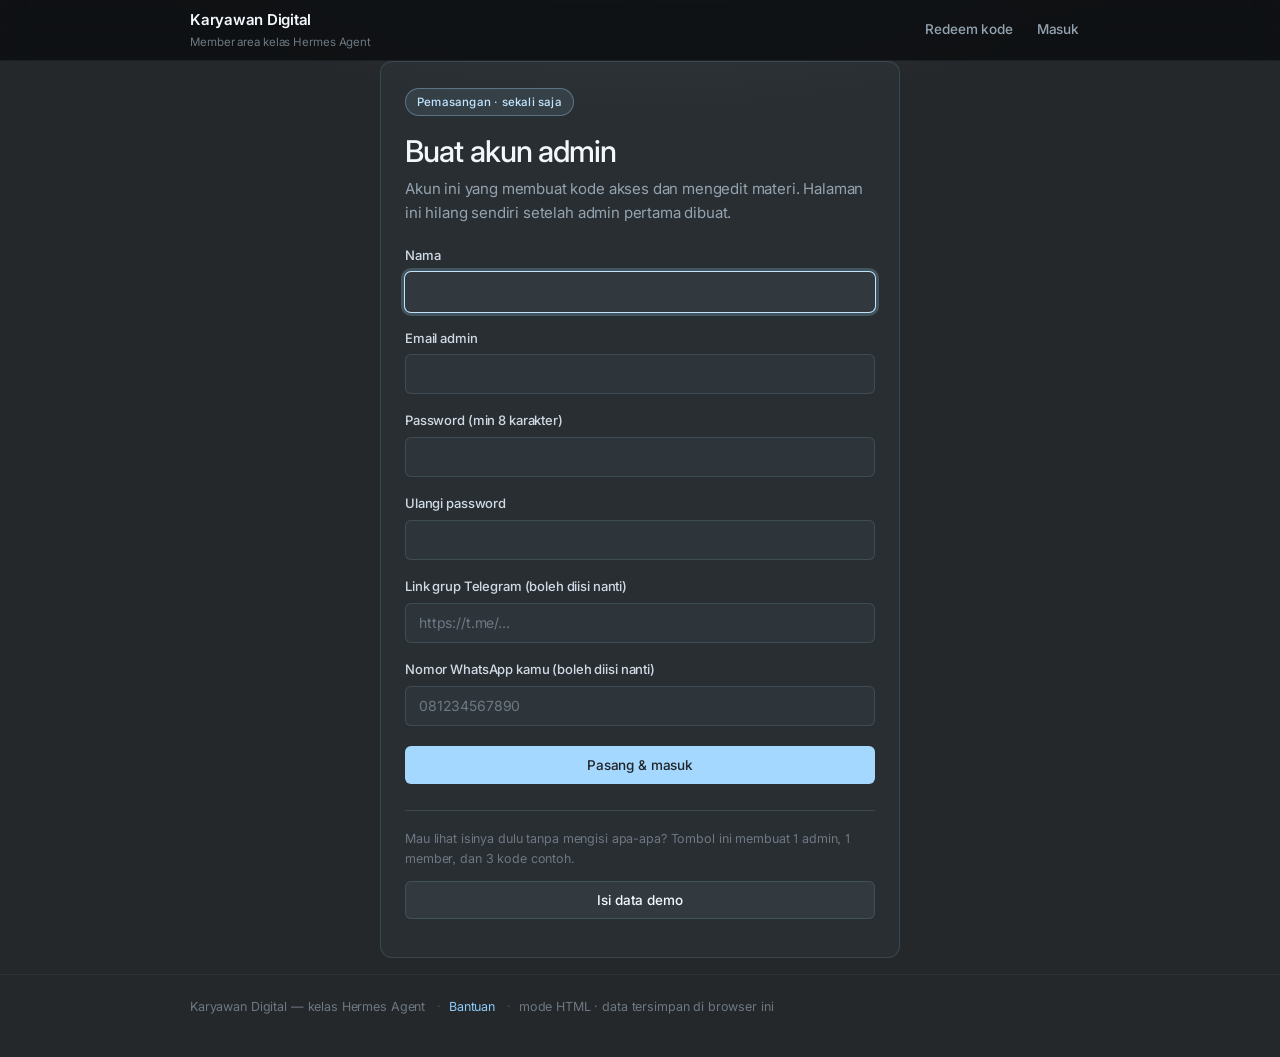
<file: index.html>
<!DOCTYPE html>
<html lang="id">
<head>
<meta charset="utf-8">
<meta name="viewport" content="width=device-width, initial-scale=1">
<title>Karyawan Digital — Member Area Kelas Hermes Agent</title>
<meta name="robots" content="noindex, nofollow">
<meta name="color-scheme" content="dark">
<link rel="preconnect" href="https://fonts.googleapis.com">
<link rel="preconnect" href="https://fonts.gstatic.com" crossorigin>
<link rel="stylesheet" href="https://fonts.googleapis.com/css2?family=Inter:wght@300;400;500;600&family=JetBrains+Mono:wght@400;500&display=swap">
<style>
:root{
  --bg:#25282b; --bg-soft:#2b2f32;
  --panel:rgba(164,216,255,.035); --panel2:rgba(164,216,255,.07); --panel3:rgba(164,216,255,.10);
  --line:rgba(164,216,255,.14); --line-soft:rgba(164,216,255,.07);
  --fg:#f2f7fc; --fg2:#cfdae5; --muted:#94a3af; --muted2:#6d7883;
  --accent:#A4D8FF; --accent2:#BFE4FF; --accent3:#8CCBFA;
  --on-accent:#22262a;
  --ok:#7fd8b5; --danger:#ff9b9e; --warn:#f5c97a; --tele:#A4D8FF;
  --r-s:6px; --r-m:8px; --r-l:12px; --r-xl:16px;
  --ring:0 0 0 1px var(--accent2), 0 0 0 4px rgba(164,216,255,.22);
}
*{box-sizing:border-box}
html,body{margin:0;padding:0}
html{scroll-behavior:smooth}
body{
  background:var(--bg); color:var(--fg2);
  font-family:'Inter',system-ui,-apple-system,"Segoe UI",Roboto,sans-serif;
  font-feature-settings:"cv01","ss03"; font-size:15px; line-height:1.6;
  -webkit-font-smoothing:antialiased; -webkit-text-size-adjust:100%;
  background-image:radial-gradient(900px 420px at 50% -180px, rgba(164,216,255,.10), transparent 70%);
  background-repeat:no-repeat;
}
.wrap{width:100%; max-width:940px; margin:0 auto; padding:0 20px}
.wrap.lebar{max-width:1240px}
a{color:var(--accent3); text-decoration:none; transition:color .15s; cursor:pointer}
a:hover{color:#D4EDFF}
.skip{position:absolute;left:-9999px}
.skip:focus{left:12px;top:12px;background:var(--accent);color:#22262a;padding:10px 14px;border-radius:var(--r-m);z-index:99}
::selection{background:rgba(164,216,255,.34); color:#22262a}

/* ---------- topbar ---------- */
.topbar{position:sticky; top:0; z-index:20; border-bottom:1px solid var(--line-soft);
  background:rgba(8,9,10,.72); backdrop-filter:saturate(160%) blur(14px)}
.bar{display:flex; align-items:center; justify-content:space-between; gap:18px; min-height:60px; flex-wrap:wrap}
.brand{display:flex; flex-direction:column; gap:1px; color:var(--fg)}
.brand strong{font-size:15px; font-weight:600; letter-spacing:-.24px; color:var(--fg)}
.brand .tag{color:var(--muted2); font-size:11.5px; letter-spacing:-.1px}
.nav{display:flex; gap:2px; flex-wrap:wrap; align-items:center}
.nav a{color:var(--muted); padding:8px 11px; border-radius:var(--r-s);
  font-size:13.5px; font-weight:510; letter-spacing:-.14px;
  min-height:36px; display:inline-flex; align-items:center; transition:background .15s, color .15s}
.nav a:hover{background:var(--panel2); color:var(--fg)}
.nav a.pill{background:var(--accent); color:#22262a}
.nav a.pill:hover{background:var(--accent2); color:#22262a}
.nav a.aktif{background:var(--panel2); color:var(--fg)}

/* ---------- kartu ---------- */
main{padding:36px 0 72px}
.card{background:var(--panel); border:1px solid var(--line); border-radius:var(--r-l);
  padding:26px 24px; margin-bottom:16px}
.card.tight{padding:18px}
.card.sempit{max-width:520px; margin-left:auto; margin-right:auto}

/* ---------- hero ---------- */
.hero{padding:26px 0 34px; text-align:center}
.eyebrow{display:inline-block; padding:4px 11px; margin-bottom:18px;
  border:1px solid rgba(164,216,255,.34); border-radius:999px;
  background:rgba(164,216,255,.10); color:#BFE4FF;
  font-size:11.5px; font-weight:510; letter-spacing:.2px}
.hero h1{font-size:44px; letter-spacing:-1.4px; line-height:1.05; margin:0 0 14px}
.hero .sub{max-width:560px; margin:0 auto 26px}
.hero-aksi{display:flex; gap:10px; justify-content:center; flex-wrap:wrap}
.hero-aksi .btn{min-height:42px; padding:11px 20px; font-size:14px}

.fitur{display:grid; grid-template-columns:repeat(auto-fit,minmax(210px,1fr)); gap:12px; margin-top:16px}
.fitur-item{border:1px solid var(--line); border-radius:var(--r-m); background:var(--panel); padding:18px;
  transition:background .15s, border-color .15s}
.fitur-item:hover{background:var(--panel2); border-color:rgba(164,216,255,.20)}
.fitur-item b{display:block; font-size:14px; font-weight:590; letter-spacing:-.2px; color:var(--fg); margin-bottom:5px}
.fitur-item span{display:block; font-size:13px; letter-spacing:-.13px; color:var(--muted)}

h1{font-size:30px; font-weight:510; letter-spacing:-.9px; line-height:1.15; margin:0 0 8px; color:var(--fg)}
h2{font-size:19px; font-weight:590; letter-spacing:-.32px; margin:28px 0 10px; color:var(--fg)}
h3{font-size:16px; font-weight:590; letter-spacing:-.2px; margin:20px 0 6px; color:var(--fg)}
h4{font-size:14.5px; font-weight:590; letter-spacing:-.16px; margin:18px 0 6px; color:var(--fg)}
.sub{color:var(--muted); font-size:15px; letter-spacing:-.16px; margin:0 0 20px}
.muted{color:var(--muted)}
.small{font-size:13px; letter-spacing:-.13px}
p{margin:0 0 12px}

/* ---------- tombol ---------- */
.btn{display:inline-flex; align-items:center; justify-content:center; gap:8px;
  min-height:38px; padding:9px 16px; border-radius:var(--r-s);
  border:1px solid transparent; background:var(--accent); color:#22262a;
  font-family:inherit; font-size:13.5px; font-weight:510; letter-spacing:-.14px;
  cursor:pointer; transition:background .15s, border-color .15s, color .15s, transform .06s}
.btn:hover{background:var(--accent2); color:#22262a}
.btn:active{transform:translateY(1px)}
.btn:focus-visible{outline:none; box-shadow:var(--ring)}
.btn.ghost{background:var(--panel2); border-color:var(--line); color:var(--fg)}
.btn.ghost:hover{background:var(--panel3); border-color:rgba(164,216,255,.24); color:var(--fg)}
.btn.ok{background:transparent; border-color:rgba(16,185,129,.4); color:#7fd8b5}
.btn.ok:hover{background:rgba(16,185,129,.12); color:#9be5c8}
.btn.danger{background:transparent; border-color:rgba(242,85,90,.4); color:#ff9b9e}
.btn.danger:hover{background:rgba(242,85,90,.12); color:#ffbabd}
.btn.blok{width:100%}
.btn.kecil{min-height:32px; padding:6px 11px; font-size:12.5px}
.btn:disabled{opacity:.45; cursor:not-allowed}
.btn-tele{background:var(--tele); color:#22262a; min-height:44px; font-size:14.5px; font-weight:590}
.btn-tele:hover{background:var(--accent2); color:#22262a}

/* ---------- form ---------- */
label{display:block; margin:16px 0 6px; font-size:13px; font-weight:510; letter-spacing:-.13px; color:var(--fg2)}
input,textarea,select{width:100%; padding:10px 13px; min-height:40px;
  font-family:inherit; font-size:14px; letter-spacing:-.14px;
  background:rgba(164,216,255,.04); color:var(--fg);
  border:1px solid var(--line); border-radius:var(--r-s);
  transition:border-color .15s, box-shadow .15s, background .15s}
input::placeholder,textarea::placeholder{color:var(--muted2)}
input:hover,textarea:hover,select:hover{border-color:rgba(164,216,255,.24)}
input:focus,textarea:focus,select:focus{outline:none; background:rgba(164,216,255,.06); box-shadow:var(--ring); border-color:transparent}
textarea{min-height:190px; resize:vertical; line-height:1.6}
textarea.pendek{min-height:120px}
.hint{color:var(--muted2); font-size:12.5px; letter-spacing:-.12px; margin-top:7px}
.kode-input{font-family:'JetBrains Mono',ui-monospace,SFMono-Regular,Consolas,monospace;
  letter-spacing:2.5px; text-transform:uppercase; font-size:17px; text-align:center; min-height:50px}
.row{display:flex; gap:12px; flex-wrap:wrap}
.row>*{flex:1 1 200px}
.row.rapat>*{flex:0 1 auto}

/* ---------- flash ---------- */
.flash{padding:12px 15px; border-radius:var(--r-m); margin-bottom:18px;
  border:1px solid; font-size:13.5px; letter-spacing:-.14px}
.flash.ok{background:rgba(16,185,129,.09); border-color:rgba(16,185,129,.28); color:#9be5c8}
.flash.err{background:rgba(242,85,90,.09); border-color:rgba(242,85,90,.28); color:#ffbabd}
.flash.info{background:rgba(164,216,255,.10); border-color:rgba(164,216,255,.30); color:#BFE4FF}

/* ---------- daftar bagian ---------- */
.bagian{display:flex; gap:16px; align-items:flex-start; padding:16px;
  border:1px solid var(--line-soft); border-radius:var(--r-m);
  background:rgba(164,216,255,.035); margin-bottom:10px;
  transition:background .15s, border-color .15s}
.bagian:hover{background:var(--panel2); border-color:var(--line)}
.bagian .no{flex:0 0 32px; height:32px; border-radius:var(--r-s);
  background:rgba(164,216,255,.14); border:1px solid rgba(164,216,255,.30); color:#BFE4FF;
  display:flex; align-items:center; justify-content:center;
  font-size:13px; font-weight:590; font-variant-numeric:tabular-nums}
.bagian .isi{flex:1 1 auto; min-width:0}
.bagian .isi h3{margin:0 0 3px; font-size:15px; font-weight:590; letter-spacing:-.2px}
.bagian .isi h3 a{color:var(--fg)}
.bagian .isi h3 a:hover{color:var(--accent3)}
.bagian .aksi{flex:0 0 auto; display:flex; flex-direction:column; gap:7px; align-items:flex-end}
.badge{display:inline-block; padding:2px 8px; border-radius:999px;
  font-size:11px; font-weight:510; letter-spacing:.1px; border:1px solid; vertical-align:middle}
.badge.baru{background:rgba(245,166,35,.12); color:#f8c15f; border-color:rgba(245,166,35,.3)}
.badge.selesai{background:rgba(16,185,129,.1); color:#5fd6a4; border-color:rgba(16,185,129,.28)}
.badge.mulai{background:rgba(164,216,255,.13); color:#BFE4FF; border-color:rgba(164,216,255,.34)}
.badge.belum{background:transparent; color:var(--muted2); border-color:var(--line)}
.badge.pakai{background:rgba(16,185,129,.1); color:#5fd6a4; border-color:rgba(16,185,129,.28)}
.badge.bebas{background:transparent; color:var(--muted); border-color:var(--line)}
.badge.cabut{background:rgba(242,85,90,.1); color:#ff9b9e; border-color:rgba(242,85,90,.28)}

/* ---------- progres ---------- */
.progres{margin:4px 0 0}
.progres-angka{display:flex; align-items:baseline; gap:10px; margin-bottom:12px}
.progres-angka b{font-size:32px; font-weight:510; letter-spacing:-1px; line-height:1;
  color:var(--fg); font-variant-numeric:tabular-nums}
.bar-luar{height:6px; background:rgba(164,216,255,.10); border-radius:999px; overflow:hidden}
.bar-dalam{height:100%; width:0; border-radius:999px;
  background:linear-gradient(90deg,var(--accent),var(--accent3)); transition:width .5s cubic-bezier(.4,0,.2,1)}

/* ---------- materi ---------- */
.materi{display:grid; grid-template-columns:212px 1fr; gap:36px; align-items:start}
.toc{position:sticky; top:80px; border-left:1px solid var(--line); padding:2px 0 2px 16px}
.toc a{display:block; color:var(--muted); font-size:13px; font-weight:510; letter-spacing:-.13px; padding:5px 0}
.toc a:hover{color:var(--fg)}
.toc a.l3{padding-left:12px; font-size:12.5px; font-weight:400}
.isi-materi{min-width:0; color:var(--fg2); font-size:15.5px; line-height:1.75}
.isi-materi h2{margin-top:36px}
.isi-materi img{max-width:100%; border-radius:var(--r-m); border:1px solid var(--line)}
.isi-materi pre{background:#2b2f32; border:1px solid var(--line); border-radius:var(--r-m);
  padding:15px 16px; overflow-x:auto; font-size:13px; line-height:1.65}
.isi-materi code{font-family:'JetBrains Mono',ui-monospace,SFMono-Regular,Consolas,monospace;
  background:rgba(164,216,255,.10); border:1px solid var(--line-soft);
  border-radius:4px; padding:1.5px 5px; font-size:13px; color:#e6c9a8}
.isi-materi pre code{border:0; padding:0; background:none; color:var(--fg2)}
.isi-materi blockquote{margin:18px 0; padding:2px 0 2px 18px;
  border-left:2px solid var(--accent2); color:var(--muted)}
.isi-materi table{width:100%; border-collapse:collapse; margin:18px 0; font-size:14px}
.isi-materi th,.isi-materi td{border-bottom:1px solid var(--line); padding:10px 12px; text-align:left}
.isi-materi th{color:var(--muted); font-size:12px; font-weight:590; text-transform:uppercase; letter-spacing:.4px}
.isi-materi ul,.isi-materi ol{padding-left:22px}
.isi-materi li{margin:5px 0}
.isi-materi hr{border:0; border-top:1px solid var(--line); margin:32px 0}

/* ---------- tabel admin ---------- */
.tabel-scroll{overflow-x:auto}
table.data{width:100%; border-collapse:collapse; font-size:13.5px}
table.data th,table.data td{border-bottom:1px solid var(--line-soft); padding:11px 10px; text-align:left}
table.data th{color:var(--muted2); font-weight:590; font-size:11px;
  text-transform:uppercase; letter-spacing:.5px; white-space:nowrap}
table.data tr:hover td{background:var(--panel2)}
.mono{font-family:'JetBrains Mono',ui-monospace,SFMono-Regular,Consolas,monospace; font-size:13px; letter-spacing:-.2px}
.stat{display:grid; grid-template-columns:repeat(auto-fit,minmax(158px,1fr)); gap:12px; margin-bottom:22px}
.stat .box{background:var(--panel); border:1px solid var(--line); border-radius:var(--r-m); padding:16px 18px;
  transition:background .15s, border-color .15s}
.stat .box:hover{background:var(--panel2); border-color:rgba(164,216,255,.20)}
.stat .box b{display:block; font-size:26px; font-weight:510; letter-spacing:-.7px;
  color:var(--fg); line-height:1.2; font-variant-numeric:tabular-nums}
.stat .box span{color:var(--muted2); font-size:12px; font-weight:510; letter-spacing:-.12px}
.subnav{display:flex; gap:2px; flex-wrap:wrap; margin-bottom:18px; border-bottom:1px solid var(--line-soft); padding-bottom:10px}
.subnav a{color:var(--muted); font-size:13px; font-weight:510; padding:7px 11px; border-radius:var(--r-s)}
.subnav a:hover{background:var(--panel2); color:var(--fg)}
.subnav a.aktif{background:var(--panel2); color:var(--fg)}
.kode-list{font-family:'JetBrains Mono',ui-monospace,Consolas,monospace; font-size:13px;
  background:#2b2f32; border:1px solid var(--line); border-radius:var(--r-m); padding:14px 15px;
  max-height:220px; overflow:auto; line-height:1.9; white-space:pre-wrap; word-break:break-all}

/* ---------- toast ---------- */
#toast{position:fixed; left:50%; bottom:26px; transform:translateX(-50%) translateY(12px);
  background:rgba(12,13,15,.96); border:1px solid var(--line); color:var(--fg);
  padding:10px 16px; border-radius:999px; font-size:13px; font-weight:510;
  opacity:0; pointer-events:none; transition:opacity .2s, transform .2s; z-index:60}
#toast.tampil{opacity:1; transform:translateX(-50%) translateY(0)}

/* ---------- footer ---------- */
.footer{border-top:1px solid var(--line-soft); color:var(--muted2);
  font-size:12.5px; letter-spacing:-.13px; padding:22px 0 40px}
.footer .sep{margin:0 8px; opacity:.5}

/* ---------- responsif ---------- */
@media (max-width:860px){
  .materi{grid-template-columns:1fr; gap:22px}
  .toc{position:static; border-left:0; border-bottom:1px solid var(--line); padding:0 0 12px}
}
@media (max-width:560px){
  body{font-size:14.5px}
  main{padding:24px 0 56px}
  .card{padding:20px 17px}
  h1{font-size:24px; letter-spacing:-.6px}
  .hero h1{font-size:31px; letter-spacing:-.9px}
  .bagian{flex-wrap:wrap}
  .bagian .aksi{width:100%; flex-direction:row; justify-content:flex-start}
  .bar{min-height:54px}
}

/* ---------- tombol WhatsApp apung ---------- */
/* Hijau resmi WhatsApp: tombol ini harus langsung dikenali, jadi warnanya
   sengaja tidak diikutkan ke palet biru langit. */
.wa-apung{
  position:fixed; right:20px; bottom:20px; z-index:60;
  width:54px; height:54px; border-radius:50%;
  display:inline-flex; align-items:center; justify-content:center;
  background:#25D366; color:#0b1f14;
  box-shadow:0 4px 14px rgba(0,0,0,.45), 0 0 0 1px rgba(0,0,0,.2);
  transition:transform .14s, background .14s}
.wa-apung:hover{background:#2ee878; color:#0b1f14; transform:translateY(-2px)}
.wa-apung:focus-visible{outline:none; box-shadow:0 0 0 3px rgba(37,211,102,.45)}
.wa-apung svg{display:block}
.btn-wa{background:#25D366; color:#0b1f14; min-height:44px; font-size:14.5px; font-weight:590}
.btn-wa:hover{background:#2ee878; color:#0b1f14}
@media (max-width:620px){
  .wa-apung{right:14px; bottom:14px; width:50px; height:50px}
  .wa-apung svg{width:23px; height:23px}
}

/* ---------- gambar dalam materi ---------- */
/* Gambar ikut lebar kolom, tinggi mengikuti rasio aslinya supaya tidak
   pernah gepeng. Latar gelap di belakang PNG transparan (tangkapan layar)
   supaya tidak jadi kotak putih. */
.isi-materi figure.gambar{ margin:22px 0 }
.isi-materi figure.gambar img{ display:block; width:100%; height:auto; background:var(--bg-soft) }
.isi-materi figure.gambar figcaption{ margin-top:8px; text-align:left; line-height:1.5 }
.isi-materi p > img{ vertical-align:middle; max-height:1.6em; width:auto; border:0; border-radius:4px }

/* ---------- video tersemat ---------- */
/* Bingkai responsif tanpa library: padding-top menahan rasio 16:9,
   iframe diisikan penuh ke dalamnya. Jalan juga di browser lama. */
.video-embed{
  position:relative; width:100%; margin:22px 0 6px;
  padding-top:56.25%;
  background:#000; border-radius:12px; overflow:hidden;
  border:1px solid var(--line);
}
/* Shorts itu video tegak; dibatasi lebarnya supaya tidak jadi kolom
   raksasa di layar lebar. */
.video-embed.tegak{ padding-top:0; aspect-ratio:9/16; max-width:340px; height:auto }
.video-embed iframe{ position:absolute; inset:0; width:100%; height:100%; border:0 }
.video-cap{ margin:0 0 20px }

/* ---------- cetak ---------- */
@media print{
  .topbar,.footer,.nav,.btn,.toc,.skip,.flash,.subnav,#toast,.wa-apung,.video-embed{display:none !important}
  body{background:#fff; color:#000; background-image:none; font-size:11pt}
  .card{border:0; padding:0; background:none; margin:0}
  h1,h2,h3,h4{color:#000}
  a{color:#000; text-decoration:underline}
  .isi-materi{color:#000}
  .isi-materi pre,.isi-materi code{background:#f4f4f4; border:1px solid #ccc; color:#000}
  /* Gambar tetap ikut tercetak — di materi teknis tangkapan layar itu inti
     isinya; hanya dijaga supaya tidak terbelah antar halaman. */
  .isi-materi figure.gambar{page-break-inside:avoid; break-inside:avoid}
  .isi-materi figure.gambar img{border:1px solid #ccc; background:none}
  .isi-materi figure.gambar figcaption{color:#444}
  .wrap{max-width:none; padding:0}
}
</style>
</head>
<body>
<a class="skip" href="#konten">Lompat ke konten</a>

<header class="topbar">
  <div class="wrap bar">
    <a class="brand" id="brand" href="#/">
      <strong>Karyawan Digital</strong>
      <span class="tag">Member area kelas Hermes Agent</span>
    </a>
    <nav class="nav" id="nav"></nav>
  </div>
</header>

<main id="konten" class="wrap">
  <div id="flash-slot"></div>
  <div id="view"></div>
</main>

<footer class="footer">
  <div class="wrap">
    Karyawan Digital — kelas Hermes Agent
    <span class="sep">·</span><a href="#/faq">Bantuan</a>
    <span class="sep">·</span><a href="#" id="footer-wa" hidden target="_blank" rel="noopener">Chat WhatsApp</a>
    <span class="sep">·</span><span id="mode-info">mode HTML · data tersimpan di browser ini</span>
  </div>
</footer>

<div id="toast" role="status" aria-live="polite"></div>

<script>
/* ===== 20-core.js ===== */
/* ============================================================
   Karyawan Digital — mode HTML (satu berkas, tanpa server)
   Data disimpan di localStorage browser ini. Tidak ada backend,
   jadi mode ini untuk demo/offline/1 perangkat. Versi PHP+MySQL
   dipakai kalau kode akses harus benar-benar terkunci di server.
   ============================================================ */
(function () {
'use strict';

var LS_KEY = 'KD_HTML_V1';
var APP_NAME = 'Karyawan Digital';
var COURSE_NAME = 'Hermes Agent';

/* ---------- util ---------- */
function esc(s) {
  return String(s == null ? '' : s)
    .replace(/&/g, '&amp;').replace(/</g, '&lt;').replace(/>/g, '&gt;')
    .replace(/"/g, '&quot;').replace(/'/g, '&#039;');
}
function now() { return window.__appNow ? new Date(window.__appNow).getTime() : Date.now(); }
function tgl(ts) {
  if (!ts) return '—';
  var d = new Date(ts);
  var bl = ['Jan','Feb','Mar','Apr','Mei','Jun','Jul','Agu','Sep','Okt','Nov','Des'];
  return d.getDate() + ' ' + bl[d.getMonth()] + ' ' + d.getFullYear();
}
function tglJam(ts) {
  if (!ts) return '—';
  var d = new Date(ts);
  function p(n) { return (n < 10 ? '0' : '') + n; }
  return tgl(ts) + ' ' + p(d.getHours()) + ':' + p(d.getMinutes());
}
function acak(n) {
  var out = new Uint32Array(n);
  if (window.crypto && window.crypto.getRandomValues) window.crypto.getRandomValues(out);
  else for (var i = 0; i < n; i++) out[i] = Math.floor(Math.random() * 4294967296);
  return out;
}
function uid() {
  var a = acak(4), s = '';
  for (var i = 0; i < 4; i++) s += ('00000000' + a[i].toString(16)).slice(-8);
  return s;
}

/* ---------- SHA-256 (untuk hash password, ditulis tangan) ---------- */
var K256 = [
  0x428a2f98,0x71374491,0xb5c0fbcf,0xe9b5dba5,0x3956c25b,0x59f111f1,0x923f82a4,0xab1c5ed5,
  0xd807aa98,0x12835b01,0x243185be,0x550c7dc3,0x72be5d74,0x80deb1fe,0x9bdc06a7,0xc19bf174,
  0xe49b69c1,0xefbe4786,0x0fc19dc6,0x240ca1cc,0x2de92c6f,0x4a7484aa,0x5cb0a9dc,0x76f988da,
  0x983e5152,0xa831c66d,0xb00327c8,0xbf597fc7,0xc6e00bf3,0xd5a79147,0x06ca6351,0x14292967,
  0x27b70a85,0x2e1b2138,0x4d2c6dfc,0x53380d13,0x650a7354,0x766a0abb,0x81c2c92e,0x92722c85,
  0xa2bfe8a1,0xa81a664b,0xc24b8b70,0xc76c51a3,0xd192e819,0xd6990624,0xf40e3585,0x106aa070,
  0x19a4c116,0x1e376c08,0x2748774c,0x34b0bcb5,0x391c0cb3,0x4ed8aa4a,0x5b9cca4f,0x682e6ff3,
  0x748f82ee,0x78a5636f,0x84c87814,0x8cc70208,0x90befffa,0xa4506ceb,0xbef9a3f7,0xc67178f2];

function sha256(msg) {
  function rotr(x, n) { return (x >>> n) | (x << (32 - n)); }
  var bytes = [], i, c;
  for (i = 0; i < msg.length; i++) {
    c = msg.charCodeAt(i);
    if (c < 128) bytes.push(c);
    else if (c < 2048) bytes.push(192 | (c >> 6), 128 | (c & 63));
    else bytes.push(224 | (c >> 12), 128 | ((c >> 6) & 63), 128 | (c & 63));
  }
  var bitLen = bytes.length * 8;
  bytes.push(0x80);
  while (bytes.length % 64 !== 56) bytes.push(0);
  for (i = 7; i >= 0; i--) bytes.push((i < 4 ? Math.floor(bitLen / Math.pow(2, 8 * i)) : 0) & 255);

  var H = [0x6a09e667,0xbb67ae85,0x3c6ef372,0xa54ff53a,0x510e527f,0x9b05688c,0x1f83d9ab,0x5be0cd19];
  var w = new Array(64);
  for (var blk = 0; blk < bytes.length; blk += 64) {
    for (i = 0; i < 16; i++) {
      w[i] = (bytes[blk + i * 4] << 24) | (bytes[blk + i * 4 + 1] << 16) |
             (bytes[blk + i * 4 + 2] << 8) | bytes[blk + i * 4 + 3];
    }
    for (i = 16; i < 64; i++) {
      var s0 = rotr(w[i-15],7) ^ rotr(w[i-15],18) ^ (w[i-15] >>> 3);
      var s1 = rotr(w[i-2],17) ^ rotr(w[i-2],19) ^ (w[i-2] >>> 10);
      w[i] = (w[i-16] + s0 + w[i-7] + s1) | 0;
    }
    var a=H[0],b=H[1],cc=H[2],d=H[3],e=H[4],f=H[5],g=H[6],h=H[7];
    for (i = 0; i < 64; i++) {
      var S1 = rotr(e,6) ^ rotr(e,11) ^ rotr(e,25);
      var ch = (e & f) ^ (~e & g);
      var t1 = (h + S1 + ch + K256[i] + w[i]) | 0;
      var S0 = rotr(a,2) ^ rotr(a,13) ^ rotr(a,22);
      var mj = (a & b) ^ (a & cc) ^ (b & cc);
      var t2 = (S0 + mj) | 0;
      h=g; g=f; f=e; e=(d+t1)|0; d=cc; cc=b; b=a; a=(t1+t2)|0;
    }
    H[0]=(H[0]+a)|0; H[1]=(H[1]+b)|0; H[2]=(H[2]+cc)|0; H[3]=(H[3]+d)|0;
    H[4]=(H[4]+e)|0; H[5]=(H[5]+f)|0; H[6]=(H[6]+g)|0; H[7]=(H[7]+h)|0;
  }
  var hex = '';
  for (i = 0; i < 8; i++) hex += ('00000000' + (H[i] >>> 0).toString(16)).slice(-8);
  return hex;
}

/* 600 putaran: cukup memberatkan tebakan massal, masih instan di browser. */
function pwHash(plain, salt) {
  var h = sha256(salt + '|' + plain);
  for (var i = 0; i < 600; i++) h = sha256(h + salt);
  return 's1$' + salt + '$' + h;
}
function pwBuat(plain) { return pwHash(plain, uid().slice(0, 16)); }
function pwCocok(plain, stored) {
  if (!stored) return false;
  var p = String(stored).split('$');
  if (p.length !== 3 || p[0] !== 's1') return false;
  return pwHash(plain, p[1]) === stored;
}

/* ---------- kode akses ---------- */
var KODE_ALPHABET = '23456789ABCDEFGHJKMNPQRSTUVWXYZ';  /* tanpa 0 O 1 I L */
var KODE_PREFIX = 'HRMS';

function kodeGenerate() {
  var r = acak(12), s = KODE_PREFIX;
  for (var b = 0; b < 3; b++) {
    s += '-';
    for (var i = 0; i < 4; i++) s += KODE_ALPHABET[r[b * 4 + i] % KODE_ALPHABET.length];
  }
  return s;
}
function kodeNormalize(raw) {
  var s = String(raw || '').toUpperCase().replace(/[^A-Z0-9]/g, '');
  if (s.indexOf(KODE_PREFIX) === 0) s = s.slice(KODE_PREFIX.length);
  if (s.length !== 12) return null;
  for (var i = 0; i < 12; i++) if (KODE_ALPHABET.indexOf(s[i]) < 0) return null;
  return KODE_PREFIX + '-' + s.slice(0, 4) + '-' + s.slice(4, 8) + '-' + s.slice(8, 12);
}

/* ---------- markdown → HTML (aman: escape dulu, baru bangun tag) ---------- */
function mdSlug(s) {
  return String(s).toLowerCase().replace(/[^a-z0-9]+/g, '-').replace(/^-+|-+$/g, '') || 'bagian';
}
function mdInline(s) {
  s = s.replace(/`([^`]+)`/g, '<code>$1</code>');
  s = s.replace(/\*\*([^*]+)\*\*/g, '<strong>$1</strong>');
  s = s.replace(/(^|[^*])\*([^*]+)\*(?!\*)/g, '$1<em>$2</em>');
  s = s.replace(/\[([^\]]+)\]\(([^)\s]+)\)/g, function (m, teks, url) {
    if (!/^(https?:\/\/|mailto:)/i.test(url)) return m;
    return '<a href="' + url + '" target="_blank" rel="noopener nofollow">' + teks + '</a>';
  });
  return s;
}
/* ---------- gambar ----------
   Saring URL gambar. Balikan '' kalau tidak aman, supaya pemanggilnya
   membiarkan teks apa adanya (admin langsung sadar salah tulis).
   Ditolak: javascript:/data:/skema lain, //host, dan URL yang memuat
   tanda kutip atau kurung sudut (tanda percobaan kabur dari atribut). */
function imgUrlOk(url) {
  url = String(url || '').trim();
  if (!url || url.length > 500) return '';
  if (/["'<>\s]/.test(url)) return '';
  if (url.indexOf('//') === 0) return '';
  if (/^https?:\/\//i.test(url)) return url;
  if (/^[a-z][a-z0-9+.-]*:/i.test(url)) return '';
  return url;                       // jalur relatif di hosting sendiri
}

/* Bangun tag gambar. blok=true untuk baris yang hanya berisi gambar →
   dibungkus <figure> dengan keterangan di bawahnya. */
function imgHtml(url, alt, blok) {
  var src = imgUrlOk(url);
  if (!src) return '';
  alt = String(alt || '').trim();
  var tag = '<img src="' + esc(src) + '" alt="' + esc(alt) + '" loading="lazy" decoding="async">';
  if (!blok) return tag;
  var fig = '<figure class="gambar">' + tag;
  if (alt) fig += '<figcaption class="small muted">' + esc(alt) + '</figcaption>';
  return fig + '</figure>';
}

/* ---------- video YouTube ----------
   Ambil ID dari bentuk tautan apa pun. Host dipatok ke YouTube asli supaya
   tautan seperti https://evil.com/youtube.com/shorts/XXX tidak lolos. */
function ytId(url) {
  url = String(url || '').trim();
  var host = '(?:^|https?://)(?:www\\.|m\\.)?';
  var m = new RegExp(host + '(?:youtube\\.com/(?:shorts/|embed/|live/|v/)|youtu\\.be/)([A-Za-z0-9_-]{6,20})', 'i').exec(url);
  if (m) return m[1];
  m = new RegExp(host + 'youtube\\.com/watch\\?(?:[^#]*&)?v=([A-Za-z0-9_-]{6,20})', 'i').exec(url);
  if (m) return m[1];
  if (/^[A-Za-z0-9_-]{11}$/.test(url)) return url;
  return '';
}

/* Bingkai video. Hanya ID hasil saringan yang disisipkan, host dipaku ke
   youtube-nocookie (tidak menaruh cookie iklan sebelum ditonton). Selalu
   disertai tautan biasa untuk jaringan yang memblokir embed. */
function ytEmbed(url, judul) {
  var id = ytId(url);
  if (!id) return '';
  var tegak = /\/shorts\//i.test(String(url));
  return '<div class="video-embed' + (tegak ? ' tegak' : '') + '">' +
    '<iframe src="https://www.youtube-nocookie.com/embed/' + id + '?rel=0"' +
    ' title="' + esc(judul || 'Video tutorial') + '"' +
    ' loading="lazy" referrerpolicy="strict-origin-when-cross-origin"' +
    ' allow="accelerometer; clipboard-write; encrypted-media; gyroscope; picture-in-picture; web-share"' +
    ' allowfullscreen></iframe></div>' +
    '<p class="video-cap small muted">' +
    '<a href="https://youtu.be/' + id + '" target="_blank" rel="noopener">Buka video ini di YouTube</a></p>';
}

function md(src) {
  var raw = String(src || '').replace(/\r\n/g, '\n');
  var blocks = [];
  raw = raw.replace(/```[a-zA-Z0-9_-]*\n([\s\S]*?)```/g, function (m, isi) {
    blocks.push('<pre><code>' + esc(isi) + '</code></pre>');
    return '\u0000BLOCK' + (blocks.length - 1) + '\u0000';
  });
  /* Baris video "@video <url> [judul]" — diproses sebelum esc() supaya URL
     masih utuh. Yang masuk HTML tetap hanya ID hasil saringan ytId(). */
  raw = raw.replace(/^@video[ \t]+(\S+)[ \t]*(.*)$/gim, function (m, url, judul) {
    var html = ytEmbed(url, judul.trim() || 'Video tutorial');
    if (!html) return m;           // bukan YouTube → biarkan jadi teks biasa
    blocks.push(html);
    return '\u0000BLOCK' + (blocks.length - 1) + '\u0000';
  });
  /* Gambar ![keterangan](url) — juga sebelum esc(), dan HARUS sebelum pola
     tautan [teks](url) di mdInline() yang kalau tidak akan ikut menangkap
     bagian [alt](url) dari sintaks gambar. Baris yang hanya berisi gambar
     jadi <figure>; yang di tengah kalimat cukup <img>. */
  raw = raw.replace(/^!\[([^\]]*)\]\(([^)\s]+)\)[ \t]*$/gm, function (m, alt, url) {
    var html = imgHtml(url, alt, true);
    if (!html) return m;
    blocks.push(html);
    return '\u0000BLOCK' + (blocks.length - 1) + '\u0000';
  });
  raw = raw.replace(/!\[([^\]]*)\]\(([^)\s]+)\)/g, function (m, alt, url) {
    var html = imgHtml(url, alt, false);
    if (!html) return m;
    blocks.push(html);
    return '\u0000BLOCK' + (blocks.length - 1) + '\u0000';
  });
  raw = esc(raw);

  var out = [], list = null, tbl = null, lines = raw.split('\n');
  function tutupList() { if (list) { out.push('</' + list + '>'); list = null; } }
  function tutupTabel() {
    if (tbl) {
      out.push('<table><thead><tr>' + tbl.head.map(function (h) { return '<th>' + mdInline(h) + '</th>'; }).join('') + '</tr></thead><tbody>' +
        tbl.rows.map(function (r) {
          return '<tr>' + r.map(function (c) { return '<td>' + mdInline(c) + '</td>'; }).join('') + '</tr>';
        }).join('') + '</tbody></table>');
      tbl = null;
    }
  }
  function selKolom(line) {
    var t = line.trim().replace(/^\|/, '').replace(/\|$/, '');
    return t.split('|').map(function (x) { return x.trim(); });
  }

  for (var i = 0; i < lines.length; i++) {
    var line = lines[i], trim = line.trim();

    if (trim.indexOf('\u0000BLOCK') === 0) { tutupList(); tutupTabel(); out.push(trim); continue; }
    if (trim === '') { tutupList(); tutupTabel(); continue; }

    /* tabel: | a | b |  disusul  |---|---| */
    if (trim.indexOf('|') === 0 && !tbl && lines[i + 1] && /^\|[\s:|-]+\|?$/.test(lines[i + 1].trim())) {
      tutupList();
      tbl = { head: selKolom(trim), rows: [] };
      i++;
      continue;
    }
    if (tbl) {
      if (trim.indexOf('|') === 0) { tbl.rows.push(selKolom(trim)); continue; }
      tutupTabel();
    }

    var m = /^(#{1,4})\s+(.*)$/.exec(trim);
    if (m) {
      tutupList();
      var lv = Math.min(m[1].length + 1, 5);
      out.push('<h' + lv + ' id="' + mdSlug(m[2]) + '">' + mdInline(m[2]) + '</h' + lv + '>');
      continue;
    }
    if (/^(-{3,}|\*{3,})$/.test(trim)) { tutupList(); out.push('<hr>'); continue; }
    if (trim.indexOf('&gt; ') === 0) {
      tutupList();
      out.push('<blockquote>' + mdInline(trim.slice(5)) + '</blockquote>');
      continue;
    }
    m = /^\d+\.\s+(.*)$/.exec(trim);
    if (m) {
      if (list !== 'ol') { tutupList(); out.push('<ol>'); list = 'ol'; }
      out.push('<li>' + mdInline(m[1]) + '</li>');
      continue;
    }
    m = /^[-*]\s+(.*)$/.exec(trim);
    if (m) {
      if (list !== 'ul') { tutupList(); out.push('<ul>'); list = 'ul'; }
      out.push('<li>' + mdInline(m[1]) + '</li>');
      continue;
    }
    tutupList();
    out.push('<p>' + mdInline(trim) + '</p>');
  }
  tutupList(); tutupTabel();

  return out.join('\n').replace(/\u0000BLOCK(\d+)\u0000/g, function (m2, n) { return blocks[+n] || ''; });
}
function mdToc(src) {
  var toc = [];
  String(src || '').replace(/\r\n/g, '\n').split('\n').forEach(function (line) {
    var m = /^(#{1,3})\s+(.*)$/.exec(line.trim());
    if (m) toc.push({ level: m[1].length, text: m[2].trim(), id: mdSlug(m[2]) });
  });
  return toc;
}
function mdExcerpt(src, len) {
  len = len || 160;
  // Baris @video adalah penanda, bukan isi bacaan — dibuang lebih dulu supaya
  // URL panjang tidak memakan habis kutipan hasil pencarian.
  var s = String(src || '').replace(/```[\s\S]*?```/g, ' ')
    .replace(/^@video[ \t]+\S+.*$/gim, ' ')
    .replace(/!\[([^\]]*)\]\([^)\s]+\)/g, '$1')
    .replace(/[#*`>[\]()_|-]+/g, ' ')
    .replace(/\s+/g, ' ').trim();
  return s.length > len ? s.slice(0, len) + '…' : s;
}

// ---------- WhatsApp ----------
// Rapikan nomor jadi format wa.me (angka saja, awalan negara).
// Balikan '' kalau tidak masuk akal, supaya tombol tidak pernah muncul rusak.
function waNormal(nomor) {
  var n = String(nomor || '').replace(/\D+/g, '');
  if (!n) return '';
  if (n.indexOf('0') === 0) n = '62' + n.slice(1);
  if (n.indexOf('620') === 0) n = '62' + n.slice(3);
  return (n.length >= 9 && n.length <= 15) ? n : '';
}

function waLink(nomor, pesan) {
  var n = waNormal(nomor);
  if (!n) return '';
  var teks = String(pesan || '').trim() || ('Halo admin, saya butuh bantuan soal ' + APP_NAME + '.');
  return 'https://wa.me/' + n + '?text=' + encodeURIComponent(teks);
}

window.KD = {
  LS_KEY: LS_KEY, APP_NAME: APP_NAME, COURSE_NAME: COURSE_NAME,
  esc: esc, now: now, tgl: tgl, tglJam: tglJam, uid: uid, acak: acak,
  sha256: sha256, pwBuat: pwBuat, pwCocok: pwCocok,
  kodeGenerate: kodeGenerate, kodeNormalize: kodeNormalize,
  KODE_PREFIX: KODE_PREFIX, KODE_ALPHABET: KODE_ALPHABET,
  waNormal: waNormal, waLink: waLink,
  md: md, mdToc: mdToc, mdExcerpt: mdExcerpt, mdSlug: mdSlug,
  ytId: ytId, ytEmbed: ytEmbed,
  imgUrlOk: imgUrlOk, imgHtml: imgHtml
};
})();
/* ===== 30-seed.js ===== */
/* ============================================================
   Materi awal 4 Bagian + FAQ + tautan. Admin bisa menimpanya
   dari panel Admin → Materi (perubahan tersimpan di localStorage).
   ============================================================ */
(function () {
'use strict';

var B1 = [
'## Apa yang kita kerjakan di Bagian ini',
'',
'Di akhir Bagian 1, kamu punya Hermes yang jalan di komputer sendiri dan sudah bisa disuruh kerja.',
'',
'@video https://youtube.com/shorts/3on5-_oqsGs Tutorial Install Hermes Agent',
'',
'## Langkah',
'',
'1. Pasang Hermes Agent sesuai sistem operasimu.',
'2. Sambungkan satu model dulu — jangan langsung banyak, biar mudah melacak kalau ada error.',
'3. Uji dengan perintah sederhana, misalnya minta dia membaca sebuah file.',
'4. Simpan konfigurasi yang sudah jalan.',
'',
'## Kesalahan yang paling sering',
'',
'- **Provider salah nama.** Kalau muncul `Unknown provider`, isian nama provider di config tidak sama dengan yang dipakai model. Samakan dulu, baru restart.',
'- **Langsung pasang banyak model.** Kalau satu gagal, kamu tidak tahu yang mana. Satu-satu.',
'',
'> Catat setiap langkah yang berhasil di kolom catatan bawah. Nanti kepakai waktu setup di komputer lain.',
'',
'## Checklist sebelum lanjut',
'',
'- Hermes menjawab perintah sederhana',
'- Satu model tersambung dan tidak error',
'- Kamu tahu di mana file konfigurasi disimpan'
].join('\n');

var B2 = [
'## Inti Bagian ini',
'',
'Banyak orang berhenti di "bisa jalan" lalu bingung mau dipakai apa. Bagian ini soal ritme kerja.',
'',
'## Pola tiga langkah',
'',
'1. **Sebut hasil akhirnya, bukan caranya.** "Bikin ringkasan 5 poin dari file ini" lebih baik daripada "buka file, baca, terus tulis."',
'2. **Minta dia buktikan.** Suruh jalankan hasilnya. Kalau dia cuma bilang "sudah selesai" tanpa output, minta bukti.',
'3. **Perbaiki satu hal per putaran.** Jangan tumpuk lima koreksi sekaligus.',
'',
'## Yang bikin hasil jelek',
'',
'- Perintah terlalu umum: "perbaiki kodenya" — perbaiki apa?',
'- Tidak menyebut format keluaran yang diinginkan.',
'- Tidak memberi contoh saat gaya tulisan itu penting.',
'',
'## Latihan',
'',
'Ambil satu pekerjaan yang kamu ulang setiap minggu. Tulis satu perintah yang menghasilkannya, lalu perbaiki tiga kali sampai hasilnya bisa langsung dipakai.'
].join('\n');

var B3 = [
'## Kenapa ini penting',
'',
'Tanpa ini, setiap sesi kamu menjelaskan ulang hal yang sama. Dengan ini, agen ingat dan mengulanginya sendiri.',
'',
'## Tiga hal yang berbeda',
'',
'| Hal | Isinya | Contoh |',
'|---|---|---|',
'| Memory | fakta yang tetap | "proyek ini pakai MySQL, bukan SQLite" |',
'| Skill | urutan langkah yang terbukti | "cara deploy ke hosting lewat FTP" |',
'| Cron | pekerjaan terjadwal | "tiap pagi rangkum email masuk" |',
'',
'## Aturan praktis',
'',
'- Memory untuk hal yang masih benar bulan depan. Progres pekerjaan **bukan** memory.',
'- Skill dibuat setelah kamu berhasil sekali secara manual — bukan dikarang dulu.',
'- Cron baru dipasang setelah perintahnya terbukti jalan sekali secara manual.',
'',
'```bash',
'# contoh: jadwalkan ringkasan tiap pagi jam 7',
'# (tulis perintahnya lengkap, karena cron jalan tanpa konteks obrolan)',
'```',
'',
'## Latihan',
'',
'Salah satu langkah dari Bagian 2 tadi, ubah jadi skill. Uji dengan menyuruh agen menjalankannya tanpa penjelasan tambahan.'
].join('\n');

var B4 = [
'## Target Bagian ini',
'',
'Hasil kerjamu bisa dibuka orang lain lewat tautan, bukan cuma ada di folder sendiri.',
'',
'## Pilih tempat menaruhnya',
'',
'- **Hosting biasa (PHP)** — paling murah, cocok untuk web yang butuh login sederhana.',
'- **VPS** — bebas pakai bahasa apa pun, tapi kamu yang urus keamanan dan pembaruan.',
'- **Statis** — cepat dan gratis, tapi tidak bisa menyimpan data rahasia.',
'',
'> Aturan penting: sesuatu yang harus dijaga (kode akses, password) **tidak boleh** disimpan di halaman statis. Isinya bisa dibaca siapa pun dari sumber halaman.',
'',
'## Sebelum dibagikan ke pembeli',
'',
'1. Uji alur dari sisi pembeli, dari nol, dengan akun baru.',
'2. Cek halaman yang seharusnya terkunci — buka tanpa login, harus ditolak.',
'3. Pastikan halaman terbaca di layar ponsel.',
'4. Siapkan cara pembeli menghubungi kamu kalau tersangkut.',
'',
'## Penutup',
'',
'Bagian tersulit bukan membuat, tapi merawat. Simpan catatan versi dan apa yang berubah, supaya kamu tidak menebak-nebak sebulan kemudian.'
].join('\n');

var FAQ = [
'## Kode saya tidak diterima',
'',
'Pastikan formatnya `HRMS-XXXX-XXXX-XXXX`. Huruf besar/kecil tidak masalah — tanda hubung dirapikan otomatis. Kode hanya bisa dipakai **satu kali**; kalau sudah pernah dipakai, gunakan menu Masuk, bukan Redeem.',
'',
'## Saya lupa password',
'',
'Buka halaman Masuk, klik "Lupa password". Di mode HTML link pemulihan langsung tampil di layar (tidak lewat email), jadi kamu bisa ganti password saat itu juga.',
'',
'## Bisa dibuka di HP?',
'',
'Bisa. Semua halaman menyesuaikan layar ponsel.',
'',
'## Materinya bisa diunduh?',
'',
'Setiap Bagian punya tombol Cetak yang membuka tampilan bersih — dari situ pilih "Simpan sebagai PDF". Ada juga tombol cetak semua Bagian sekaligus.',
'',
'## Akses saya berlaku berapa lama?',
'',
'Seumur hidup untuk kelas ini, termasuk materi yang ditambahkan kemudian.'
].join('\n');

window.KD_SEED = {
  bagian: [
    { urutan: 1, judul: 'Kenalan dan Setup Hermes Agent',
      ringkas: 'Pasang Hermes, sambungkan model, dan pastikan semuanya jalan.', isi_md: B1 },
    { urutan: 2, judul: 'Alur Kerja Harian',
      ringkas: 'Pola pakai sehari-hari: dari minta sesuatu sampai hasilnya benar.', isi_md: B2 },
    { urutan: 3, judul: 'Skill, Memory, dan Otomasi',
      ringkas: 'Simpan cara kerja yang sudah terbukti supaya tidak mengulang dari nol.', isi_md: B3 },
    { urutan: 4, judul: 'Produksi & Distribusi Hasil',
      ringkas: 'Dari hasil di komputer sendiri jadi sesuatu yang bisa dipakai orang lain.', isi_md: B4 }
  ],
  faq_md: FAQ,
  setelan: {
    telegram_url: 'https://t.me/+contoh-grup-kelas',
    admin_kontak: 'https://t.me/darwin',
    // Nomor WhatsApp admin. Kosongkan kalau belum punya — tombol WA
    // otomatis tidak muncul, bukan jadi tautan rusak.
    wa_nomor: '',
    wa_pesan: '',
    links: [
      { judul: 'Grup Telegram', url: 'https://t.me/+contoh-grup-kelas', ket: 'Tanya-jawab & pengumuman' },
      { judul: 'Dokumentasi Hermes', url: 'https://hermes-agent.nousresearch.com/docs', ket: 'Rujukan resmi' }
    ]
  }
};
})();
/* ===== 40-store-a.js ===== */
/* ============================================================
   State + penyimpanan (localStorage). Semua mutasi lewat sini.
   ============================================================ */
(function () {
'use strict';
var K = window.KD;

var state = null;

function kosong() {
  return {
    versi: 1,
    users: [],        /* {id,nama,email,pass,role,kode,dibuat} */
    kode: [],         /* {kode,batch,note,dibuat,dipakaiOleh,dipakaiPada,dicabut} */
    bagian: [],       /* {urutan,judul,ringkas,isi_md,updated} */
    faq_md: '',
    setelan: {},
    progres: {},      /* uid -> {bagian: 'belum'|'mulai'|'selesai'} */
    catatan: {},      /* uid -> {bagian: teks} */
    kunjungan: {},    /* uid -> {bagian: ts} */
    tiket: [],        /* {id,uid,nama,email,isi,dibuat,dibalas} */
    rate: {},         /* bucket -> {hits,started} */
    audit: [],        /* {ev,uid,detail,ts} */
    sesi: null,       /* uid yang login */
    reset: {}         /* token -> {uid,exp} */
  };
}

function seedIsi(s) {
  var seed = window.KD_SEED;
  s.bagian = seed.bagian.map(function (b) {
    return { urutan: b.urutan, judul: b.judul, ringkas: b.ringkas, isi_md: b.isi_md, updated: K.now() };
  });
  s.faq_md = seed.faq_md;
  s.setelan = {
    telegram_url: seed.setelan.telegram_url,
    admin_kontak: seed.setelan.admin_kontak,
    wa_nomor: seed.setelan.wa_nomor || '',
    wa_pesan: seed.setelan.wa_pesan || '',
    links: seed.setelan.links.slice()
  };
  return s;
}

function normalisasi(s) {
  var d = kosong();
  Object.keys(d).forEach(function (k) {
    if (s[k] === undefined || s[k] === null) s[k] = d[k];
  });
  if (!Array.isArray(s.bagian) || !s.bagian.length) seedIsi(s);
  if (!s.setelan || typeof s.setelan !== 'object') s.setelan = {};
  if (!Array.isArray(s.setelan.links)) s.setelan.links = [];
  ['progres', 'catatan', 'kunjungan', 'rate', 'reset'].forEach(function (k) {
    if (typeof s[k] !== 'object' || Array.isArray(s[k]) || !s[k]) s[k] = {};
  });
  ['users', 'kode', 'tiket', 'audit'].forEach(function (k) {
    if (!Array.isArray(s[k])) s[k] = [];
  });
  return s;
}

function muat() {
  var raw = null;
  try { raw = window.localStorage.getItem(K.LS_KEY); } catch (e) { raw = null; }
  if (!raw) return seedIsi(kosong());
  try { return normalisasi(JSON.parse(raw)); }
  catch (e) { return seedIsi(kosong()); }   /* data rusak: jangan bikin app mati */
}

function simpan() {
  try { window.localStorage.setItem(K.LS_KEY, JSON.stringify(state)); }
  catch (e) { /* kuota penuh / mode privat: app tetap jalan untuk sesi ini */ }
}

/* ---------- audit ---------- */
function audit(ev, uid, detail) {
  state.audit.push({ ev: ev, uid: uid || null, detail: String(detail || '').slice(0, 300), ts: K.now() });
  if (state.audit.length > 400) state.audit = state.audit.slice(-400);
}

/* ---------- rate limit ---------- */
function rateOk(bucket, max, windowSec) {
  var r = state.rate[bucket];
  var t = Math.floor(K.now() / 1000);
  if (!r || (t - r.started) > windowSec) {
    state.rate[bucket] = { hits: 1, started: t };
    simpan();
    return true;
  }
  r.hits++;
  simpan();
  return r.hits <= max;
}
function rateReset(bucket) { delete state.rate[bucket]; simpan(); }

/* ---------- user ---------- */
function userAktif() {
  if (!state.sesi) return null;
  var u = cariUserId(state.sesi);
  if (!u) { state.sesi = null; simpan(); return null; }
  return u;
}
function cariUserId(id) {
  for (var i = 0; i < state.users.length; i++) if (state.users[i].id === id) return state.users[i];
  return null;
}
function cariUserEmail(email) {
  var e = String(email || '').trim().toLowerCase();
  for (var i = 0; i < state.users.length; i++) if (state.users[i].email === e) return state.users[i];
  return null;
}
function login(email, pw) {
  var bucket = 'login:' + String(email || '').toLowerCase();
  if (!rateOk(bucket, 8, 900)) return { ok: false, err: 'Terlalu banyak percobaan. Coba lagi sekitar 15 menit, atau pakai Lupa password.' };
  var u = cariUserEmail(email);
  if (!u || !K.pwCocok(pw, u.pass)) {
    audit('login_gagal', null, String(email || ''));
    simpan();
    return { ok: false, err: 'Email atau password salah.' };
  }
  state.sesi = u.id;
  rateReset(bucket);
  audit('login', u.id, '');
  simpan();
  return { ok: true, user: u };
}
function logout() {
  var u = state.sesi;
  state.sesi = null;
  audit('logout', u, '');
  simpan();
}

/* ---------- kode akses ---------- */
function cariKode(kode) {
  for (var i = 0; i < state.kode.length; i++) if (state.kode[i].kode === kode) return state.kode[i];
  return null;
}
function statusKode(kode) {
  var r = cariKode(kode);
  if (!r) return 'tidak_ada';
  if (r.dicabut) return 'dicabut';
  if (r.dipakaiOleh) return 'sudah_dipakai';
  return 'ok';
}
function buatKode(jumlah, batch, note) {
  jumlah = Math.max(1, Math.min(500, parseInt(jumlah, 10) || 1));
  var hasil = [];
  for (var i = 0; i < jumlah; i++) {
    var k, coba = 0;
    do { k = K.kodeGenerate(); coba++; } while (cariKode(k) && coba < 8);
    if (cariKode(k)) continue;
    state.kode.push({ kode: k, batch: String(batch || ''), note: String(note || ''),
      dibuat: K.now(), dipakaiOleh: null, dipakaiPada: null, dicabut: false });
    hasil.push(k);
  }
  audit('kode_buat', state.sesi, hasil.length + ' kode');
  simpan();
  return hasil;
}
function cabutKode(kode, nilai) {
  var r = cariKode(kode);
  if (!r || r.dipakaiOleh) return false;
  r.dicabut = !!nilai;
  audit(nilai ? 'kode_cabut' : 'kode_aktif', state.sesi, kode);
  simpan();
  return true;
}

/* ---------- redeem: kode valid → akun baru → langsung login ---------- */
function redeem(kodeRaw, nama, email, pw, pw2) {
  var norm = K.kodeNormalize(kodeRaw);
  if (!norm) return { ok: false, err: 'Format kode tidak sesuai. Contoh: HRMS-A2B3-C4D5-E6F7' };
  var st = statusKode(norm);
  if (st === 'tidak_ada') return { ok: false, err: 'Kode tidak ditemukan. Periksa lagi ketikannya.' };
  if (st === 'dicabut') return { ok: false, err: 'Kode ini sudah tidak berlaku. Hubungi admin.' };
  if (st === 'sudah_dipakai') return { ok: false, err: 'Kode ini sudah dipakai untuk membuat akun.', keLogin: true };

  nama = String(nama || '').trim();
  email = String(email || '').trim().toLowerCase();
  if (!nama || nama.length > 120) return { ok: false, err: 'Nama wajib diisi (maksimal 120 karakter).' };
  if (!/^[^\s@]+@[^\s@]+\.[^\s@]{2,}$/.test(email)) return { ok: false, err: 'Email tidak valid.' };
  if (String(pw || '').length < 8) return { ok: false, err: 'Password minimal 8 karakter.' };
  if (pw !== pw2) return { ok: false, err: 'Dua kolom password belum sama.' };
  if (cariUserEmail(email)) return { ok: false, err: 'Email itu sudah terdaftar. Silakan masuk atau pakai email lain.', keLogin: true };

  var row = cariKode(norm);
  if (row.dipakaiOleh) return { ok: false, err: 'Kode baru saja dipakai.', keLogin: true };

  var u = { id: K.uid(), nama: nama, email: email, pass: K.pwBuat(pw),
    role: 'member', kode: norm, dibuat: K.now() };
  state.users.push(u);
  row.dipakaiOleh = u.id;
  row.dipakaiPada = K.now();
  state.sesi = u.id;
  audit('redeem_sukses', u.id, norm);
  simpan();
  return { ok: true, user: u };
}

/* Muat sekali saat berkas ini dievaluasi, supaya tidak ada jendela waktu
   di mana state masih null (mis. pengujian yang merender sebelum
   DOMContentLoaded). mulai() memuatnya ulang, dan itu tidak berbahaya. */
state = muat();

window.KD_STORE_1 = {
  kosong: kosong, seedIsi: seedIsi, normalisasi: normalisasi, muat: muat, simpan: simpan,
  audit: audit, rateOk: rateOk, rateReset: rateReset,
  userAktif: userAktif, cariUserId: cariUserId, cariUserEmail: cariUserEmail,
  login: login, logout: logout,
  cariKode: cariKode, statusKode: statusKode, buatKode: buatKode, cabutKode: cabutKode,
  redeem: redeem,
  _set: function (s) { state = s; },
  /* Muat malas: kalau ada yang memakai state sebelum mulai() jalan
     (mis. harness pengujian), jangan biarkan null. */
  _get: function () { if (!state) state = muat(); return state; }
};
})();
/* ===== 41-store-b.js ===== */
/* ============================================================
   Store bagian 2: materi, progres, catatan, tiket, reset password,
   setelan, export/import, dan hook __app untuk pengujian.
   ============================================================ */
(function () {
'use strict';
var K = window.KD, S = window.KD_STORE_1;
function st() { return S._get(); }

/* ---------- materi ---------- */
function bagianSemua() {
  return st().bagian.slice().sort(function (a, b) { return a.urutan - b.urutan; });
}
function bagianSatu(urutan) {
  urutan = parseInt(urutan, 10);
  var list = st().bagian;
  for (var i = 0; i < list.length; i++) if (list[i].urutan === urutan) return list[i];
  return null;
}
function bagianSimpan(urutan, judul, ringkas, isi_md) {
  var b = bagianSatu(urutan);
  judul = String(judul || '').trim();
  if (!judul) return { ok: false, err: 'Judul wajib diisi.' };
  if (!b) {
    b = { urutan: parseInt(urutan, 10), judul: judul, ringkas: '', isi_md: '', updated: 0 };
    st().bagian.push(b);
  }
  b.judul = judul.slice(0, 200);
  b.ringkas = String(ringkas || '').slice(0, 300);
  b.isi_md = String(isi_md || '');
  b.updated = K.now();
  S.audit('materi_simpan', st().sesi, 'bagian=' + b.urutan);
  S.simpan();
  return { ok: true, bagian: b };
}
function bagianHapus(urutan) {
  urutan = parseInt(urutan, 10);
  var b4 = st().bagian.length;
  st().bagian = st().bagian.filter(function (b) { return b.urutan !== urutan; });
  var ok = st().bagian.length < b4;
  if (ok) { S.audit('materi_hapus', st().sesi, 'bagian=' + urutan); S.simpan(); }
  return ok;
}
function bagianBaruNomor() {
  var max = 0;
  st().bagian.forEach(function (b) { if (b.urutan > max) max = b.urutan; });
  return max + 1;
}

/* ---------- progres ---------- */
function progresUser(uid) { return st().progres[uid] || {}; }
function progresSet(uid, bagian, status) {
  if (['belum', 'mulai', 'selesai'].indexOf(status) < 0) return false;
  if (!st().progres[uid]) st().progres[uid] = {};
  st().progres[uid][bagian] = status;
  S.audit('progres', uid, 'bagian=' + bagian + ' ' + status);
  S.simpan();
  return true;
}
function progresPersen(uid) {
  var list = bagianSemua(), p = progresUser(uid), selesai = 0;
  list.forEach(function (b) { if (p[b.urutan] === 'selesai') selesai++; });
  return { total: list.length, selesai: selesai,
    persen: list.length ? Math.round(selesai / list.length * 100) : 0 };
}

/* ---------- kunjungan & badge "Materi Baru" ---------- */
function kunjunganCatat(uid, bagian) {
  if (!st().kunjungan[uid]) st().kunjungan[uid] = {};
  var pertama = !st().kunjungan[uid][bagian];
  st().kunjungan[uid][bagian] = K.now();
  /* buka materi pertama kali = otomatis "sedang dipelajari" */
  var p = progresUser(uid);
  if (pertama && (!p[bagian] || p[bagian] === 'belum')) progresSet(uid, bagian, 'mulai');
  S.simpan();
}
function materiBaru(bagian, uid) {
  var seen = (st().kunjungan[uid] || {})[bagian.urutan] || 0;
  return seen === 0 ? false : bagian.updated > seen;
}

/* ---------- catatan pribadi ---------- */
function catatanAmbil(uid, bagian) { return (st().catatan[uid] || {})[bagian] || ''; }
function catatanSimpan(uid, bagian, isi) {
  if (!st().catatan[uid]) st().catatan[uid] = {};
  st().catatan[uid][bagian] = String(isi || '').slice(0, 20000);
  S.simpan();
}

/* ---------- pencarian materi ---------- */
function cariMateri(q) {
  q = String(q || '').trim().toLowerCase();
  if (q.length < 2) return [];
  return bagianSemua().map(function (b) {
    var hay = (b.judul + ' ' + b.ringkas + ' ' + b.isi_md).toLowerCase();
    var pos = hay.indexOf(q);
    if (pos < 0) return null;
    var src = b.isi_md, ip = src.toLowerCase().indexOf(q);
    var kutipan = ip >= 0
      ? K.mdExcerpt(src.slice(Math.max(0, ip - 70), ip + 130), 200)
      : K.mdExcerpt(b.ringkas, 160);
    return { bagian: b, kutipan: kutipan };
  }).filter(Boolean);
}

/* ---------- tiket "Tanya Admin" ---------- */
function tiketKirim(uid, isi) {
  isi = String(isi || '').trim();
  if (isi.length < 10) return { ok: false, err: 'Tulis pertanyaannya minimal 10 karakter.' };
  if (!S.rateOk('tiket:' + uid, 5, 3600)) return { ok: false, err: 'Sudah 5 pertanyaan dalam sejam. Tunggu sebentar ya.' };
  var u = S.cariUserId(uid);
  st().tiket.push({ id: K.uid(), uid: uid, nama: u ? u.nama : '-', email: u ? u.email : '-',
    isi: isi.slice(0, 4000), dibuat: K.now(), dibalas: false });
  S.audit('tiket', uid, '');
  S.simpan();
  return { ok: true };
}
function tiketTandai(id, nilai) {
  var t = st().tiket;
  for (var i = 0; i < t.length; i++) if (t[i].id === id) { t[i].dibalas = !!nilai; S.simpan(); return true; }
  return false;
}

/* ---------- lupa / reset password ---------- */
function resetMinta(email) {
  if (!S.rateOk('reset:' + String(email || '').toLowerCase(), 5, 900)) {
    return { ok: false, err: 'Terlalu sering. Coba lagi 15 menit.' };
  }
  var u = S.cariUserEmail(email);
  /* jawaban selalu sama supaya tidak bisa dipakai menebak email terdaftar */
  if (!u) return { ok: true, token: null };
  var tok = K.uid();
  st().reset[tok] = { uid: u.id, exp: K.now() + 3600 * 1000 };
  S.audit('reset_minta', u.id, '');
  S.simpan();
  return { ok: true, token: tok };
}
function resetPakai(token, pw, pw2) {
  var r = st().reset[token];
  if (!r || r.exp < K.now()) return { ok: false, err: 'Tautan reset tidak valid atau sudah kedaluwarsa.' };
  if (String(pw || '').length < 8) return { ok: false, err: 'Password minimal 8 karakter.' };
  if (pw !== pw2) return { ok: false, err: 'Dua kolom password belum sama.' };
  var u = S.cariUserId(r.uid);
  if (!u) return { ok: false, err: 'Akun tidak ditemukan.' };
  u.pass = K.pwBuat(pw);
  delete st().reset[token];
  S.audit('reset_pakai', u.id, '');
  S.simpan();
  return { ok: true };
}
function gantiPassword(uid, lama, baru, baru2) {
  var u = S.cariUserId(uid);
  if (!u) return { ok: false, err: 'Akun tidak ditemukan.' };
  if (!K.pwCocok(lama, u.pass)) return { ok: false, err: 'Password lama salah.' };
  if (String(baru || '').length < 8) return { ok: false, err: 'Password baru minimal 8 karakter.' };
  if (baru !== baru2) return { ok: false, err: 'Dua kolom password baru belum sama.' };
  u.pass = K.pwBuat(baru);
  S.audit('ganti_pw', uid, '');
  S.simpan();
  return { ok: true };
}

/* ---------- setelan ---------- */
function setelan(k, def) {
  var v = st().setelan[k];
  return (v === undefined || v === null || v === '') ? (def === undefined ? '' : def) : v;
}
function setelanSimpan(obj) {
  Object.keys(obj).forEach(function (k) { st().setelan[k] = obj[k]; });
  S.audit('setelan', st().sesi, Object.keys(obj).join(','));
  S.simpan();
  return { ok: true };
}
function faqSimpan(mdText) {
  st().faq_md = String(mdText || '');
  S.audit('faq_simpan', st().sesi, '');
  S.simpan();
  return { ok: true };
}

/* ---------- statistik admin ---------- */
function statistik() {
  var s = st();
  var dipakai = s.kode.filter(function (k) { return !!k.dipakaiOleh; }).length;
  var member = s.users.filter(function (u) { return u.role === 'member'; }).length;
  var selesaiSemua = 0;
  s.users.forEach(function (u) {
    if (u.role !== 'member') return;
    var p = progresPersen(u.id);
    if (p.total > 0 && p.selesai === p.total) selesaiSemua++;
  });
  return {
    kode_total: s.kode.length, kode_dipakai: dipakai, kode_sisa: s.kode.length - dipakai,
    member: member, tiket_baru: s.tiket.filter(function (t) { return !t.dibalas; }).length,
    tuntas: selesaiSemua, bagian: s.bagian.length
  };
}

/* ---------- export / import ---------- */
function exportJson() { return JSON.stringify(st(), null, 2); }
function importJson(text) {
  var obj;
  try { obj = JSON.parse(text); } catch (e) { return { ok: false, err: 'Berkas bukan JSON yang valid.' }; }
  if (!obj || typeof obj !== 'object' || !Array.isArray(obj.users)) {
    return { ok: false, err: 'Isi berkas tidak cocok dengan cadangan app ini.' };
  }
  var baru = S.normalisasi(obj);
  var lama = st();
  Object.keys(lama).forEach(function (k) { delete lama[k]; });
  Object.keys(baru).forEach(function (k) { lama[k] = baru[k]; });
  S.simpan();
  return { ok: true };
}
function kodeCsv() {
  var rows = [['kode', 'status', 'batch', 'catatan', 'dibuat', 'dipakai_pada', 'email_member']];
  st().kode.forEach(function (k) {
    var u = k.dipakaiOleh ? S.cariUserId(k.dipakaiOleh) : null;
    rows.push([k.kode, k.dicabut ? 'dicabut' : (k.dipakaiOleh ? 'dipakai' : 'bebas'),
      k.batch || '', k.note || '', K.tglJam(k.dibuat), k.dipakaiPada ? K.tglJam(k.dipakaiPada) : '',
      u ? u.email : '']);
  });
  return rows.map(function (r) {
    return r.map(function (c) { return '"' + String(c).replace(/"/g, '""') + '"'; }).join(',');
  }).join('\n');
}

window.KD_STORE_2 = {
  bagianSemua: bagianSemua, bagianSatu: bagianSatu, bagianSimpan: bagianSimpan,
  bagianHapus: bagianHapus, bagianBaruNomor: bagianBaruNomor,
  progresUser: progresUser, progresSet: progresSet, progresPersen: progresPersen,
  kunjunganCatat: kunjunganCatat, materiBaru: materiBaru,
  catatanAmbil: catatanAmbil, catatanSimpan: catatanSimpan, cariMateri: cariMateri,
  tiketKirim: tiketKirim, tiketTandai: tiketTandai,
  resetMinta: resetMinta, resetPakai: resetPakai, gantiPassword: gantiPassword,
  setelan: setelan, setelanSimpan: setelanSimpan, faqSimpan: faqSimpan,
  statistik: statistik, exportJson: exportJson, importJson: importJson, kodeCsv: kodeCsv
};
})();
/* ===== 50-router.js ===== */
/* ============================================================
   Router hash (#/dashboard, #/materi/2, ...), nav, flash, helper form.
   ============================================================ */
(function () {
'use strict';
var K = window.KD, S = window.KD_STORE_1, S2 = window.KD_STORE_2;

var flashQueue = [];
var routes = {};
var hashTerakhir = null;

function flash(type, msg) { flashQueue.push({ type: type, msg: msg }); }
function flashRender() {
  var slot = document.getElementById('flash-slot');
  if (!slot) return;
  slot.innerHTML = flashQueue.map(function (f) {
    return '<div class="flash ' + f.type + '">' + f.msg + '</div>';
  }).join('');
  flashQueue = [];
}
function toast(msg) {
  var t = document.getElementById('toast');
  if (!t) return;
  t.textContent = msg;
  t.classList.add('tampil');
  clearTimeout(toast._t);
  toast._t = setTimeout(function () { t.classList.remove('tampil'); }, 1900);
}

function go(hash) {
  if (('#' + hash.replace(/^#/, '')) === window.location.hash) render();
  else window.location.hash = hash.replace(/^#/, '');
}

function parseHash() {
  var h = (window.location.hash || '#/').replace(/^#\/?/, '');
  var q = '';
  var qi = h.indexOf('?');
  if (qi >= 0) { q = h.slice(qi + 1); h = h.slice(0, qi); }
  var seg = h.split('/').filter(function (x) { return x !== ''; });
  var query = {};
  q.split('&').forEach(function (kv) {
    if (!kv) return;
    var p = kv.split('=');
    query[decodeURIComponent(p[0])] = decodeURIComponent(p[1] || '');
  });
  return { nama: seg[0] || 'beranda', arg: seg[1] || '', query: query };
}

function navRender(rute) {
  var u = S.userAktif();
  var nav = document.getElementById('nav');
  var brand = document.getElementById('brand');
  if (brand) brand.setAttribute('href', u ? '#/dashboard' : '#/');
  if (!nav) return;
  var item = [];
  function a(href, label, cls) {
    var aktif = ('#/' + rute.nama) === href ? ' aktif' : '';
    item.push('<a class="' + (cls || '') + aktif + '" href="' + href + '">' + label + '</a>');
  }
  if (u) {
    a('#/dashboard', 'Dashboard');
    a('#/cari', 'Cari');
    a('#/faq', 'FAQ');
    a('#/profil', 'Profil');
    if (u.role === 'admin') a('#/admin', 'Admin', 'pill');
    item.push('<a href="#/keluar">Keluar</a>');
  } else {
    a('#/redeem', 'Redeem kode');
    a('#/masuk', 'Masuk');
  }
  nav.innerHTML = item.join('');
}

function render() {
  var rute = parseHash();
  var view = document.getElementById('view');
  var fn = routes[rute.nama] || routes.beranda;
  hashTerakhir = window.location.hash || '#/';
  navRender(rute);
  var html = '';
  try { html = fn(rute) || ''; }
  catch (e) {
    html = '<div class="card"><h1>Terjadi kesalahan</h1><p class="sub">' + K.esc(e.message) + '</p></div>';
  }
  if (html === false) return;                 /* view sudah redirect sendiri */
  view.innerHTML = html;
  flashRender();
  waApungRender();
  window.scrollTo(0, 0);
  pasangHandler(view);
  document.title = (routes._judul || K.APP_NAME) + ' — ' + K.APP_NAME;
}

/* Tombol WhatsApp apung: dipasang di luar #view supaya tidak ikut
   tergantikan setiap pindah halaman, dan dicabut kalau nomornya dihapus. */
function waApungRender() {
  var lama = document.getElementById('wa-apung');
  var set = (S._get().setelan || {});
  var url = K.waLink(set.wa_nomor, set.wa_pesan);
  waFooterRender(url);
  if (!url) { if (lama) lama.remove(); return; }

  var a = lama || document.createElement('a');
  if (!lama) {
    a.id = 'wa-apung';
    a.className = 'wa-apung';
    a.target = '_blank';
    a.rel = 'noopener';
    a.setAttribute('aria-label', 'Chat WhatsApp dengan admin');
    a.title = 'Chat admin di WhatsApp';
    a.innerHTML = '<svg viewBox="0 0 24 24" width="26" height="26" aria-hidden="true" focusable="false">' +
      '<path fill="currentColor" d="M12.04 2C6.58 2 2.13 6.45 2.13 11.91c0 1.75.46 3.45 1.32 4.95L2 22l5.25-1.38c1.45.79 3.08 1.21 4.79 1.21 5.46 0 9.91-4.45 9.91-9.91S17.5 2 12.04 2zm0 18.15c-1.5 0-2.97-.4-4.25-1.16l-.3-.18-3.12.82.83-3.04-.2-.31a8.2 8.2 0 0 1-1.26-4.37c0-4.54 3.7-8.23 8.24-8.23 4.54 0 8.23 3.69 8.23 8.23 0 4.54-3.69 8.24-8.17 8.24zm4.52-6.16c-.25-.12-1.47-.72-1.7-.8-.23-.09-.4-.13-.56.12-.17.25-.64.8-.79.97-.14.16-.29.18-.54.06-.25-.12-1.06-.39-2.02-1.25-.75-.67-1.25-1.5-1.4-1.75-.14-.25-.01-.39.11-.51.11-.11.25-.29.37-.44.12-.14.16-.25.25-.41.08-.17.04-.31-.02-.44-.06-.12-.56-1.35-.77-1.85-.2-.48-.41-.42-.56-.43h-.48c-.17 0-.43.06-.66.31-.23.25-.87.85-.87 2.07 0 1.22.89 2.4 1.01 2.56.12.17 1.75 2.67 4.23 3.74.59.26 1.05.41 1.41.52.59.19 1.13.16 1.55.1.46-.07 1.42-.58 1.62-1.14.2-.56.2-1.04.14-1.14-.06-.1-.22-.17-.47-.29z"/></svg>';
    document.body.appendChild(a);
  }
  a.href = url;
}

/* Tautan WA di footer ikut nomor yang sama; disembunyikan kalau nomor kosong. */
function waFooterRender(url) {
  var f = document.getElementById('footer-wa');
  if (!f) return;
  var sep = f.previousElementSibling;
  if (url) { f.href = url; f.hidden = false; if (sep) sep.hidden = false; }
  else { f.hidden = true; if (sep) sep.hidden = true; }
}

/* Semua interaksi dipasang di sini supaya tidak ada inline onclick. */
function pasangHandler(root) {
  root.querySelectorAll('[data-aksi]').forEach(function (el) {
    var ev = el.tagName === 'FORM' ? 'submit' : (el.tagName === 'TEXTAREA' || el.tagName === 'INPUT' ? 'input' : 'click');
    el.addEventListener(ev, function (e) {
      if (ev !== 'input') e.preventDefault();
      var fn = window.KD_AKSI[el.getAttribute('data-aksi')];
      if (fn) fn(el, e);
    });
  });
  var bar = root.querySelector('.bar-dalam');
  if (bar) setTimeout(function () { bar.style.width = (bar.getAttribute('data-persen') || 0) + '%'; }, 40);
  var fokus = root.querySelector('[data-fokus]');
  if (fokus && fokus.focus) { try { fokus.focus(); } catch (e) {} }
}

/* ---------- helper form ---------- */
function nilai(form, nama) {
  var el = form.elements[nama];
  return el ? String(el.value || '') : '';
}
function butuhLogin() {
  var u = S.userAktif();
  if (!u) { flash('info', 'Masuk dulu untuk membuka halaman itu.'); go('/masuk'); return null; }
  return u;
}
function butuhAdmin() {
  var u = S.userAktif();
  if (!u) { flash('info', 'Masuk dulu untuk membuka halaman itu.'); go('/masuk'); return null; }
  if (u.role !== 'admin') return false;
  return u;
}
function kartuTolak() {
  return '<div class="card sempit"><h1>Akses ditolak</h1>' +
    '<p class="sub">Halaman ini khusus admin.</p>' +
    '<p><a class="btn ghost" href="#/dashboard">Kembali ke dashboard</a></p></div>';
}
function badgeStatus(s) {
  if (s === 'selesai') return '<span class="badge selesai">Selesai</span>';
  if (s === 'mulai') return '<span class="badge mulai">Sedang dipelajari</span>';
  return '<span class="badge belum">Belum mulai</span>';
}
function unduh(namaFile, isi, mime) {
  try {
    var blob = new Blob([isi], { type: mime || 'text/plain;charset=utf-8' });
    var url = URL.createObjectURL(blob);
    var a = document.createElement('a');
    a.href = url; a.download = namaFile;
    document.body.appendChild(a); a.click();
    setTimeout(function () { URL.revokeObjectURL(url); a.remove(); }, 300);
    return true;
  } catch (e) { return false; }
}

window.KD_UI = {
  routes: routes, render: render, go: go, flash: flash, toast: toast,
  nilai: nilai, butuhLogin: butuhLogin, butuhAdmin: butuhAdmin,
  kartuTolak: kartuTolak, badgeStatus: badgeStatus, unduh: unduh, parseHash: parseHash
};
window.KD_AKSI = {};
})();
/* ===== 60-view-publik.js ===== */
/* ============================================================
   Halaman publik: beranda, redeem kode, masuk, lupa & reset password.
   ============================================================ */
(function () {
'use strict';
var K = window.KD, S = window.KD_STORE_1, S2 = window.KD_STORE_2;
var U = window.KD_UI, R = U.routes, A = window.KD_AKSI;

/* ---------- beranda ---------- */
R.beranda = function () {
  if (S.userAktif()) { U.go('/dashboard'); return false; }
  return '' +
  '<section class="hero">' +
    '<span class="eyebrow">Akses sekali bayar · berlaku selamanya</span>' +
    '<h1>Member area kelas ' + K.esc(K.COURSE_NAME) + '</h1>' +
    '<p class="sub">Punya kode akses dari pembelian? Tukar sekarang, akunmu langsung aktif — ' +
      'tanpa menunggu admin membuatkan.</p>' +
    '<div class="hero-aksi">' +
      '<a class="btn" href="#/redeem">Redeem kode akses</a>' +
      '<a class="btn ghost" href="#/masuk">Sudah punya akun — Masuk</a>' +
    '</div>' +
  '</section>' +
  '<div class="fitur">' +
    '<div class="fitur-item"><b>Materi 4 Bagian</b><span>Tersusun urut, bisa dibaca dari HP, lengkap dengan penanda progres.</span></div>' +
    '<div class="fitur-item"><b>Komunitas Telegram</b><span>Tombolnya di paling atas dashboard, sekali klik langsung masuk grup.</span></div>' +
    '<div class="fitur-item"><b>Catatan pribadi</b><span>Tulis catatan per Bagian, tersimpan otomatis sambil kamu belajar.</span></div>' +
    '<div class="fitur-item"><b>Update tanpa kirim file</b><span>Materi baru muncul dengan sendirinya, ditandai label khusus.</span></div>' +
    '<div class="fitur-item"><b>Cari cepat</b><span>Cari kata di seluruh materi kalau lupa letak pembahasannya.</span></div>' +
    '<div class="fitur-item"><b>Versi cetak</b><span>Simpan materi jadi PDF lewat tombol cetak, untuk dibaca offline.</span></div>' +
  '</div>' +
  '<div class="card" style="margin-top:16px">' +
    '<h2 style="margin-top:0">Cara masuk pertama kali</h2>' +
    '<ol style="padding-left:20px;margin:0">' +
      '<li>Selesaikan pembayaran di Lynk.id / Mayar.</li>' +
      '<li>Kamu menerima kode berformat <span class="mono">' + K.esc(K.KODE_PREFIX) + '-XXXX-XXXX-XXXX</span>.</li>' +
      '<li>Buka <a href="#/redeem">halaman redeem</a>, tempel kodenya, buat email &amp; password.</li>' +
      '<li>Selesai — kamu langsung berada di dashboard.</li>' +
    '</ol>' +
  '</div>';
};

/* ---------- redeem (2 tahap: cek kode → buat akun) ---------- */
var redeemState = { tahap: 'kode', kode: '', nama: '', email: '', err: '' };

R.redeem = function () {
  if (S.userAktif()) { U.go('/dashboard'); return false; }
  var err = redeemState.err ? '<div class="flash err">' + redeemState.err + '</div>' : '';
  redeemState.err = '';

  if (redeemState.tahap === 'akun') {
    return '<div class="card sempit">' + err +
      '<h1>Buat akunmu</h1>' +
      '<p class="sub">Kode <span class="mono">' + K.esc(redeemState.kode) + '</span> valid. Lengkapi data di bawah.</p>' +
      '<form data-aksi="redeem-daftar" novalidate>' +
        '<label for="nama">Nama</label>' +
        '<input id="nama" name="nama" required maxlength="120" data-fokus value="' + K.esc(redeemState.nama) + '">' +
        '<label for="email">Email</label>' +
        '<input id="email" name="email" type="email" required maxlength="190" autocomplete="email" value="' + K.esc(redeemState.email) + '">' +
        '<p class="hint">Dipakai untuk masuk dan memulihkan password.</p>' +
        '<label for="password">Password (min 8 karakter)</label>' +
        '<input id="password" name="password" type="password" required minlength="8" autocomplete="new-password">' +
        '<label for="password2">Ulangi password</label>' +
        '<input id="password2" name="password2" type="password" required minlength="8" autocomplete="new-password">' +
        '<p style="margin-top:20px"><button class="btn blok" type="submit">Aktifkan akun</button></p>' +
      '</form>' +
      '<p class="hint" style="margin-top:14px"><a href="#/redeem" data-aksi="redeem-ulang">Pakai kode lain</a></p>' +
    '</div>';
  }

  return '<div class="card sempit">' + err +
    '<h1>Masukkan kode akses</h1>' +
    '<p class="sub">Kode dikirim setelah pembayaran, formatnya ' + K.esc(K.KODE_PREFIX) + '-XXXX-XXXX-XXXX.</p>' +
    '<form data-aksi="redeem-cek" novalidate>' +
      '<label for="kode">Kode akses</label>' +
      '<input class="kode-input" id="kode" name="kode" required autocomplete="off" spellcheck="false" ' +
        'placeholder="' + K.esc(K.KODE_PREFIX) + '-____-____-____" data-fokus value="">' +
      '<p class="hint">Huruf besar/kecil tidak masalah, tanda hubung otomatis dirapikan.</p>' +
      '<p style="margin-top:18px"><button class="btn blok" type="submit">Cek kode</button></p>' +
    '</form>' +
    '<p class="hint" style="margin-top:16px">Sudah pernah daftar? <a href="#/masuk">Masuk</a>.</p>' +
    (function () {
      var w = K.waLink(S2.setelan('wa_nomor', ''),
        'Halo admin, saya sudah bayar tapi kode akses ' + K.APP_NAME + ' saya belum bisa dipakai. Mohon dibantu.');
      return w ? '<p class="hint" style="margin-top:6px">Kode bermasalah atau belum dapat? ' +
        '<a href="' + K.esc(w) + '" target="_blank" rel="noopener">Chat admin di WhatsApp</a>.</p>' : '';
    })() +
  '</div>';
};

A['redeem-cek'] = function (form) {
  // Batas 15 percobaan / 15 menit — cukup longgar untuk salah ketik.
  if (!S.rateOk('redeem', 15, 900)) {
    redeemState.err = 'Terlalu banyak percobaan. Coba lagi sekitar 15 menit, atau hubungi admin lewat <a href="#/tanya">Tanya Admin</a>.';
    U.render(); return;
  }
  var norm = K.kodeNormalize(U.nilai(form, 'kode'));
  if (!norm) {
    redeemState.err = 'Format kode tidak sesuai. Contoh: ' + K.KODE_PREFIX + '-A2B3-C4D5-E6F7';
    S.audit('redeem_gagal', null, 'format');
    S.simpan(); U.render(); return;
  }
  var st = S.statusKode(norm);
  if (st === 'ok') {
    redeemState.tahap = 'akun';
    redeemState.kode = norm;
    // Kode benar: bebaskan hitungan supaya salah ketik sebelumnya tidak
    // menghalangi pendaftaran.
    S.rateReset('redeem');
    U.render(); return;
  }
  redeemState.err =
    st === 'sudah_dipakai' ? 'Kode ini sudah dipakai untuk membuat akun. Silakan <a href="#/masuk">masuk</a>.' :
    st === 'dicabut' ? 'Kode ini sudah tidak berlaku. Hubungi admin.' :
    'Kode tidak ditemukan. Periksa lagi ketikannya.';
  S.audit('redeem_gagal', null, norm);
  S.simpan();
  U.render();
};

A['redeem-daftar'] = function (form) {
  redeemState.nama = U.nilai(form, 'nama');
  redeemState.email = U.nilai(form, 'email');
  var r = S.redeem(redeemState.kode, redeemState.nama, redeemState.email,
    U.nilai(form, 'password'), U.nilai(form, 'password2'));
  if (!r.ok) {
    redeemState.err = r.err + (r.keLogin ? ' <a href="#/masuk">Masuk</a>.' : '');
    if (r.keLogin) redeemState.tahap = 'kode';
    U.render(); return;
  }
  redeemState = { tahap: 'kode', kode: '', nama: '', email: '', err: '' };
  U.flash('ok', 'Akun aktif. Selamat belajar!');
  U.go('/dashboard');
};

A['redeem-ulang'] = function () {
  redeemState = { tahap: 'kode', kode: '', nama: '', email: '', err: '' };
  U.render();
};

/* ---------- masuk ---------- */
var masukErr = '';
R.masuk = function () {
  if (S.userAktif()) { U.go('/dashboard'); return false; }
  var err = masukErr ? '<div class="flash err">' + K.esc(masukErr) + '</div>' : '';
  masukErr = '';
  return '<div class="card sempit">' + err +
    '<h1>Masuk</h1>' +
    '<p class="sub">Pakai email dan password yang kamu buat saat menukar kode.</p>' +
    '<form data-aksi="masuk" novalidate>' +
      '<label for="email">Email</label>' +
      '<input id="email" name="email" type="email" required autocomplete="email" data-fokus>' +
      '<label for="password">Password</label>' +
      '<input id="password" name="password" type="password" required autocomplete="current-password">' +
      '<p style="margin-top:20px"><button class="btn blok" type="submit">Masuk</button></p>' +
    '</form>' +
    '<p class="hint" style="margin-top:16px">' +
      '<a href="#/lupa">Lupa password?</a> · Belum punya akun? <a href="#/redeem">Redeem kode</a>.' +
    '</p>' +
  '</div>';
};

A.masuk = function (form) {
  var r = S.login(U.nilai(form, 'email'), U.nilai(form, 'password'));
  if (!r.ok) { masukErr = r.err; U.render(); return; }
  U.flash('ok', 'Selamat datang kembali, ' + K.esc(r.user.nama) + '.');
  U.go(r.user.role === 'admin' ? '/admin' : '/dashboard');
};

R.keluar = function () {
  S.logout();
  U.flash('info', 'Kamu sudah keluar.');
  U.go('/');
  return false;
};

/* ---------- lupa password ---------- */
var lupaInfo = null;
R.lupa = function () {
  var info = '';
  if (lupaInfo) {
    info = lupaInfo.token
      ? '<div class="flash ok">Tautan reset dibuat. Karena mode HTML tidak mengirim email, ' +
        'buka tautan ini: <a href="#/reset?t=' + K.esc(lupaInfo.token) + '">setel password baru</a>.</div>'
      : '<div class="flash info">Kalau email itu terdaftar, tautan reset sudah dibuat.</div>';
    lupaInfo = null;
  }
  return '<div class="card sempit">' + info +
    '<h1>Lupa password</h1>' +
    '<p class="sub">Masukkan email akunmu. Di versi PHP tautan dikirim lewat email; ' +
      'di mode HTML tautannya ditampilkan langsung di sini.</p>' +
    '<form data-aksi="lupa" novalidate>' +
      '<label for="email">Email</label>' +
      '<input id="email" name="email" type="email" required data-fokus>' +
      '<p style="margin-top:20px"><button class="btn blok" type="submit">Buat tautan reset</button></p>' +
    '</form>' +
    '<p class="hint" style="margin-top:14px"><a href="#/masuk">Kembali ke halaman masuk</a></p>' +
  '</div>';
};

A.lupa = function (form) {
  var r = S2.resetMinta(U.nilai(form, 'email'));
  if (!r.ok) { U.flash('err', K.esc(r.err)); U.render(); return; }
  lupaInfo = r;
  U.render();
};

/* ---------- reset password ---------- */
var resetErr = '';
R.reset = function (rute) {
  var tok = rute.query.t || '';
  var err = resetErr ? '<div class="flash err">' + K.esc(resetErr) + '</div>' : '';
  resetErr = '';
  return '<div class="card sempit">' + err +
    '<h1>Setel password baru</h1>' +
    '<form data-aksi="reset" novalidate>' +
      '<input type="hidden" name="token" value="' + K.esc(tok) + '">' +
      '<label for="password">Password baru (min 8 karakter)</label>' +
      '<input id="password" name="password" type="password" required minlength="8" data-fokus autocomplete="new-password">' +
      '<label for="password2">Ulangi password baru</label>' +
      '<input id="password2" name="password2" type="password" required minlength="8" autocomplete="new-password">' +
      '<p style="margin-top:20px"><button class="btn blok" type="submit">Simpan password</button></p>' +
    '</form>' +
  '</div>';
};

A.reset = function (form) {
  var r = S2.resetPakai(U.nilai(form, 'token'), U.nilai(form, 'password'), U.nilai(form, 'password2'));
  if (!r.ok) { resetErr = r.err; U.render(); return; }
  U.flash('ok', 'Password berhasil diganti. Silakan masuk.');
  U.go('/masuk');
};
})();
/* ===== 70-view-member.js ===== */
/* ============================================================
   Halaman member: dashboard, materi, cari, FAQ, tanya admin, profil, cetak.
   URUTAN DASHBOARD (dari PRD, jangan ditukar):
     1 sapaan · 2 tombol Telegram · 3 daftar Bagian + tombol materi · 4 progres
   ============================================================ */
(function () {
'use strict';
var K = window.KD, S = window.KD_STORE_1, S2 = window.KD_STORE_2;
var U = window.KD_UI, R = U.routes, A = window.KD_AKSI;

/* ---------- dashboard ---------- */
R.dashboard = function () {
  var u = U.butuhLogin();
  if (!u) return false;

  var list = S2.bagianSemua();
  var prog = S2.progresUser(u.id);
  var p = S2.progresPersen(u.id);
  var tele = S2.setelan('telegram_url', '');
  var links = S2.setelan('links', []);

  var h = '';

  /* 1. SAPAAN */
  h += '<div class="card">' +
    '<span class="eyebrow">Akses aktif · selamanya</span>' +
    '<h1>Halo, ' + K.esc(u.nama) + '</h1>' +
    '<p class="sub" style="margin-bottom:0">Selamat datang di member area kelas ' + K.esc(K.COURSE_NAME) +
      '. Aksesmu berlaku selamanya, termasuk materi yang ditambahkan nanti.</p>' +
  '</div>';

  /* 2. TOMBOL TELEGRAM */
  h += '<div class="card tight">';
  if (/^https?:\/\//i.test(tele)) {
    h += '<a class="btn btn-tele blok" href="' + K.esc(tele) + '" target="_blank" rel="noopener" ' +
      'data-aksi="klik-telegram">Join Komunitas Telegram</a>';
  } else {
    h += '<button class="btn btn-tele blok" disabled>Join Komunitas Telegram</button>';
  }
  h += '<p class="hint" style="margin:10px 0 0;text-align:center">Tempat tanya-jawab dan pengumuman materi baru.</p>' +
  '</div>';

  /* 3. DAFTAR BAGIAN + TOMBOL MATERI */
  h += '<div class="card"><h2 style="margin-top:0">Materi kelas</h2>';
  if (!list.length) {
    h += '<p class="muted">Materi belum tersedia.</p>';
  } else {
    list.forEach(function (b) {
      var st = prog[b.urutan] || 'belum';
      h += '<div class="bagian">' +
        '<div class="no">' + b.urutan + '</div>' +
        '<div class="isi">' +
          '<h3><a href="#/materi/' + b.urutan + '">' + K.esc(b.judul) + '</a>' +
            (S2.materiBaru(b, u.id) ? ' <span class="badge baru">Materi Baru</span>' : '') + '</h3>' +
          '<p class="muted small" style="margin:0 0 8px">' + K.esc(b.ringkas) + '</p>' +
          U.badgeStatus(st) +
        '</div>' +
        '<div class="aksi">' +
          '<a class="btn ghost" href="#/materi/' + b.urutan + '">Buka Materi</a>' +
          (st === 'selesai'
            ? '<button class="btn ghost" data-aksi="progres" data-b="' + b.urutan + '" data-st="belum">Tandai belum</button>'
            : '<button class="btn ok" data-aksi="progres" data-b="' + b.urutan + '" data-st="selesai">Tandai Selesai</button>') +
        '</div>' +
      '</div>';
    });
  }
  h += '</div>';

  /* 4. PROGRES */
  h += '<div class="card"><h2 style="margin-top:0">Progres belajar</h2>' +
    '<div class="progres"><div class="progres-angka"><b>' + p.persen + '%</b>' +
      '<span class="muted small"><strong>' + p.selesai + '</strong> dari ' + p.total + ' Bagian selesai</span></div>' +
      '<div class="bar-luar"><div class="bar-dalam" data-persen="' + p.persen + '"></div></div></div>' +
  '</div>';

  /* tautan penting */
  var linkHtml = links.filter(function (l) { return /^https?:\/\//i.test(l.url || ''); }).map(function (l) {
    return '<div class="bagian" style="padding:14px"><div class="isi">' +
      '<h3 style="margin:0"><a href="' + K.esc(l.url) + '" target="_blank" rel="noopener">' +
        K.esc(l.judul || l.url) + '</a></h3>' +
      (l.ket ? '<p class="muted small" style="margin:2px 0 0">' + K.esc(l.ket) + '</p>' : '') +
    '</div></div>';
  }).join('');
  if (linkHtml) h += '<div class="card"><h2 style="margin-top:0">Tautan penting</h2>' + linkHtml + '</div>';

  h += '<div class="card tight"><div class="row">' +
    '<a class="btn ghost blok" href="#/cari">Cari materi</a>' +
    '<a class="btn ghost blok" href="#/faq">FAQ</a>' +
    '<a class="btn ghost blok" href="#/tanya">Tanya Admin</a>' +
    '<a class="btn ghost blok" href="#/cetak">Cetak semua</a>' +
  '</div></div>';

  return h;
};

A.progres = function (el) {
  var u = S.userAktif();
  if (!u) return;
  S2.progresSet(u.id, parseInt(el.getAttribute('data-b'), 10), el.getAttribute('data-st'));
  U.render();
};
A['klik-telegram'] = function (el) {
  var u = S.userAktif();
  S.audit('klik_telegram', u ? u.id : null, '');
  S.simpan();
  window.open(el.getAttribute('href'), '_blank', 'noopener');
};

/* ---------- baca materi ---------- */
R.materi = function (rute) {
  var u = U.butuhLogin();
  if (!u) return false;
  var no = parseInt(rute.arg, 10);
  var b = S2.bagianSatu(no);
  if (!b) return '<div class="card sempit"><h1>Materi tidak ada</h1>' +
    '<p class="sub">Bagian ' + K.esc(rute.arg) + ' belum tersedia.</p>' +
    '<p><a class="btn ghost" href="#/dashboard">Kembali</a></p></div>';

  S2.kunjunganCatat(u.id, no);
  var prog = S2.progresUser(u.id);
  var st = prog[no] || 'mulai';
  var list = S2.bagianSemua();
  var idx = list.findIndex(function (x) { return x.urutan === no; });
  var prev = idx > 0 ? list[idx - 1] : null;
  var next = idx >= 0 && idx < list.length - 1 ? list[idx + 1] : null;

  var toc = K.mdToc(b.isi_md).map(function (t) {
    return '<a class="' + (t.level >= 3 ? 'l3' : '') + '" href="#' + t.id + '">' + K.esc(t.text) + '</a>';
  }).join('');

  return '' +
  '<div class="card">' +
    '<div class="row rapat" style="justify-content:space-between;align-items:center;gap:10px">' +
      '<div><span class="eyebrow">Bagian ' + b.urutan + ' dari ' + list.length + '</span>' +
        '<h1 style="margin:10px 0 4px">' + K.esc(b.judul) + '</h1>' +
        '<p class="muted small" style="margin:0">' + K.esc(b.ringkas) +
        ' · diperbarui ' + K.tgl(b.updated) + '</p></div>' +
      '<div style="display:flex;gap:8px;flex-wrap:wrap">' +
        (st === 'selesai'
          ? '<button class="btn ghost" data-aksi="materi-progres" data-b="' + no + '" data-st="belum">Tandai belum</button>'
          : '<button class="btn ok" data-aksi="materi-progres" data-b="' + no + '" data-st="selesai">Tandai Selesai</button>') +
        '<a class="btn ghost" href="#/cetak/' + no + '">Cetak</a>' +
      '</div>' +
    '</div>' +
  '</div>' +
  '<div class="card">' +
    '<div class="materi">' +
      '<nav class="toc" aria-label="Daftar isi">' + (toc || '<span class="muted small">—</span>') + '</nav>' +
      '<div class="isi-materi">' + K.md(b.isi_md) + '</div>' +
    '</div>' +
  '</div>' +
  '<div class="card">' +
    '<h2 style="margin-top:0">Catatan pribadi</h2>' +
    '<p class="hint" style="margin-top:0">Hanya kamu yang bisa melihat ini. Tersimpan otomatis.</p>' +
    '<textarea class="pendek" data-aksi="catatan" data-b="' + no + '" ' +
      'placeholder="Tulis langkah yang berhasil, error yang kamu temui, ide penerapan…">' +
      K.esc(S2.catatanAmbil(u.id, no)) + '</textarea>' +
    '<p class="hint" id="catatan-status">&nbsp;</p>' +
  '</div>' +
  '<div class="card tight"><div class="row">' +
    (prev ? '<a class="btn ghost blok" href="#/materi/' + prev.urutan + '">← Bagian ' + prev.urutan + '</a>'
          : '<a class="btn ghost blok" href="#/dashboard">← Dashboard</a>') +
    (next ? '<a class="btn blok" href="#/materi/' + next.urutan + '">Bagian ' + next.urutan + ' →</a>'
          : '<a class="btn blok" href="#/dashboard">Selesai — ke dashboard</a>') +
  '</div></div>';
};

A['materi-progres'] = function (el) {
  var u = S.userAktif();
  if (!u) return;
  S2.progresSet(u.id, parseInt(el.getAttribute('data-b'), 10), el.getAttribute('data-st'));
  U.flash('ok', 'Status Bagian diperbarui.');
  U.render();
};

A.catatan = function (el) {
  var u = S.userAktif();
  if (!u) return;
  clearTimeout(A.catatan._t);
  A.catatan._t = setTimeout(function () {
    S2.catatanSimpan(u.id, parseInt(el.getAttribute('data-b'), 10), el.value);
    var s = document.getElementById('catatan-status');
    if (s) s.textContent = 'Tersimpan ' + K.tglJam(K.now());
  }, 400);
};

/* ---------- cari ---------- */
R.cari = function (rute) {
  var u = U.butuhLogin();
  if (!u) return false;
  var q = rute.query.q || '';
  var hasil = q ? S2.cariMateri(q) : [];
  var h = '<div class="card">' +
    '<h1>Cari materi</h1>' +
    '<p class="sub">Cari kata di judul maupun isi seluruh Bagian.</p>' +
    '<form data-aksi="cari" novalidate><div class="row">' +
      '<input name="q" placeholder="misal: provider, cron, deploy" data-fokus value="' + K.esc(q) + '">' +
      '<button class="btn" type="submit" style="flex:0 0 auto">Cari</button>' +
    '</div></form>' +
  '</div>';
  if (q) {
    h += '<div class="card">';
    if (q.trim().length < 2) h += '<p class="muted">Ketik minimal 2 karakter.</p>';
    else if (!hasil.length) h += '<p class="muted">Tidak ada Bagian yang memuat "' + K.esc(q) + '".</p>';
    else {
      h += '<p class="muted small">' + hasil.length + ' Bagian cocok.</p>';
      hasil.forEach(function (r) {
        h += '<div class="bagian"><div class="no">' + r.bagian.urutan + '</div><div class="isi">' +
          '<h3><a href="#/materi/' + r.bagian.urutan + '">' + K.esc(r.bagian.judul) + '</a></h3>' +
          '<p class="muted small" style="margin:0">' + K.esc(r.kutipan) + '</p>' +
        '</div></div>';
      });
    }
    h += '</div>';
  }
  return h;
};
A.cari = function (form) { U.go('/cari?q=' + encodeURIComponent(U.nilai(form, 'q'))); };

/* ---------- FAQ ---------- */
R.faq = function () {
  var u = U.butuhLogin();
  if (!u) return false;
  return '<div class="card"><h1>FAQ &amp; Troubleshooting</h1>' +
    '<div class="isi-materi">' + K.md(S._get().faq_md) + '</div></div>' +
    '<div class="card tight"><a class="btn ghost blok" href="#/tanya">Pertanyaanku belum terjawab — Tanya Admin</a></div>';
};

/* ---------- tanya admin ---------- */
R.tanya = function () {
  var u = U.butuhLogin();
  if (!u) return false;
  var kontak = S2.setelan('admin_kontak', '');
  // Pesan dibuat spesifik supaya admin tahu siapa yang chat tanpa bertanya dulu.
  var waUrl = K.waLink(S2.setelan('wa_nomor', ''),
    'Halo admin, saya ' + u.nama + ' (' + u.email + '), member ' + K.APP_NAME + '. Saya mau tanya:');
  var mine = S._get().tiket.filter(function (t) { return t.uid === u.id; }).reverse();
  var h = '<div class="card"><h1>Tanya Admin</h1>' +
    '<p class="sub">Untuk pertanyaan personal/teknis yang tidak cocok dibahas di grup.</p>';
  if (waUrl) {
    h += '<p><a class="btn btn-wa blok" href="' + K.esc(waUrl) + '" target="_blank" rel="noopener">' +
      'Chat admin di WhatsApp</a></p>' +
      '<p class="hint">Paling langsung — nama dan emailmu sudah otomatis terisi di pesannya.</p>';
  }
  if (/^https?:\/\//i.test(kontak)) {
    h += '<p><a class="btn' + (waUrl ? ' ghost' : '') + '" href="' + K.esc(kontak) + '" target="_blank" rel="noopener">Chat admin langsung</a></p>' +
      '<p class="hint">Atau tinggalkan pesan di bawah — admin membacanya dari panel.</p>';
  }
  h += '<form data-aksi="tanya" novalidate>' +
      '<label for="isi">Pertanyaanmu</label>' +
      '<textarea class="pendek" id="isi" name="isi" required data-fokus ' +
        'placeholder="Ceritakan yang kamu coba, error yang muncul, dan di Bagian berapa."></textarea>' +
      '<p style="margin-top:16px"><button class="btn" type="submit">Kirim pertanyaan</button></p>' +
    '</form></div>';
  if (mine.length) {
    h += '<div class="card"><h2 style="margin-top:0">Pertanyaan yang sudah kamu kirim</h2>';
    mine.forEach(function (t) {
      h += '<div class="bagian"><div class="isi">' +
        '<p class="small" style="margin:0 0 4px">' + K.esc(t.isi) + '</p>' +
        '<span class="muted small">' + K.tglJam(t.dibuat) + '</span> ' +
        (t.dibalas ? '<span class="badge selesai">Sudah dibalas</span>' : '<span class="badge belum">Menunggu</span>') +
      '</div></div>';
    });
    h += '</div>';
  }
  return h;
};
A.tanya = function (form) {
  var u = S.userAktif();
  var r = S2.tiketKirim(u.id, U.nilai(form, 'isi'));
  U.flash(r.ok ? 'ok' : 'err', r.ok ? 'Pertanyaan terkirim. Admin akan menghubungimu.' : K.esc(r.err));
  U.render();
};

/* ---------- profil ---------- */
R.profil = function () {
  var u = U.butuhLogin();
  if (!u) return false;
  var p = S2.progresPersen(u.id);
  var kode = u.kode ? S.cariKode(u.kode) : null;
  return '<div class="card"><h1>Profil</h1>' +
    '<table class="data" style="margin-top:8px">' +
      '<tr><th style="width:180px">Nama</th><td>' + K.esc(u.nama) + '</td></tr>' +
      '<tr><th>Email</th><td>' + K.esc(u.email) + '</td></tr>' +
      '<tr><th>Peran</th><td>' + K.esc(u.role) + '</td></tr>' +
      '<tr><th>Bergabung</th><td>' + K.tglJam(u.dibuat) + '</td></tr>' +
      '<tr><th>Kode akses</th><td class="mono">' + K.esc(u.kode || '—') + '</td></tr>' +
      '<tr><th>Kode ditukar</th><td>' + (kode && kode.dipakaiPada ? K.tglJam(kode.dipakaiPada) : '—') + '</td></tr>' +
      '<tr><th>Progres</th><td>' + p.selesai + ' dari ' + p.total + ' Bagian (' + p.persen + '%)</td></tr>' +
    '</table></div>' +
  '<div class="card"><h2 style="margin-top:0">Ganti password</h2>' +
    '<form data-aksi="ganti-pw" novalidate>' +
      '<label for="lama">Password sekarang</label>' +
      '<input id="lama" name="lama" type="password" required autocomplete="current-password">' +
      '<label for="baru">Password baru (min 8 karakter)</label>' +
      '<input id="baru" name="baru" type="password" required minlength="8" autocomplete="new-password">' +
      '<label for="baru2">Ulangi password baru</label>' +
      '<input id="baru2" name="baru2" type="password" required minlength="8" autocomplete="new-password">' +
      '<p style="margin-top:18px"><button class="btn" type="submit">Simpan password</button></p>' +
    '</form></div>' +
  '<div class="card tight"><div class="row">' +
    '<a class="btn ghost blok" href="#/cetak">Cetak semua materi</a>' +
    '<a class="btn ghost blok" href="#/keluar">Keluar dari akun</a>' +
  '</div></div>';
};
A['ganti-pw'] = function (form) {
  var u = S.userAktif();
  var r = S2.gantiPassword(u.id, U.nilai(form, 'lama'), U.nilai(form, 'baru'), U.nilai(form, 'baru2'));
  U.flash(r.ok ? 'ok' : 'err', r.ok ? 'Password diperbarui.' : K.esc(r.err));
  U.render();
};

/* ---------- versi cetak ---------- */
R.cetak = function (rute) {
  var u = U.butuhLogin();
  if (!u) return false;
  var no = parseInt(rute.arg, 10);
  var list = no ? [S2.bagianSatu(no)].filter(Boolean) : S2.bagianSemua();
  var h = '<div class="card tight"><div class="row">' +
    '<button class="btn blok" data-aksi="cetak-sekarang">Cetak / Simpan PDF</button>' +
    '<a class="btn ghost blok" href="' + (no ? '#/materi/' + no : '#/dashboard') + '">Kembali</a>' +
  '</div></div>';
  h += '<div class="card"><h1>' + K.esc(K.COURSE_NAME) + (no ? ' — Bagian ' + no : ' — semua Bagian') + '</h1>' +
    '<p class="muted small">Disiapkan untuk ' + K.esc(u.nama) + ' · ' + K.tgl(K.now()) + '</p></div>';
  list.forEach(function (b) {
    h += '<div class="card"><h2 style="margin-top:0">Bagian ' + b.urutan + ' — ' + K.esc(b.judul) + '</h2>' +
      '<div class="isi-materi">' + K.md(b.isi_md) + '</div></div>';
  });
  return h;
};
A['cetak-sekarang'] = function () { try { window.print(); } catch (e) { U.toast('Cetak tidak tersedia di sini.'); } };
})();
/* ===== 80-view-admin-a.js ===== */
/* ============================================================
   Panel admin: ringkasan, kode akses, materi, tiket, setelan, data.
   Semua halaman admin memeriksa role; member dapat kartu "Akses ditolak".
   ============================================================ */
(function () {
'use strict';
var K = window.KD, S = window.KD_STORE_1, S2 = window.KD_STORE_2;
var U = window.KD_UI, R = U.routes, A = window.KD_AKSI;

function subnav(aktif) {
  var item = [['admin', 'Ringkasan'], ['admin-kode', 'Kode akses'], ['admin-materi', 'Materi'],
    ['admin-tiket', 'Pertanyaan'], ['admin-setelan', 'Setelan'], ['admin-data', 'Data']];
  return '<nav class="subnav">' + item.map(function (i) {
    return '<a class="' + (i[0] === aktif ? 'aktif' : '') + '" href="#/' + i[0] + '">' + i[1] + '</a>';
  }).join('') + '</nav>';
}
function jaga() {
  var u = U.butuhAdmin();
  if (u === null) return { pergi: true };
  if (u === false) return { tolak: U.kartuTolak() };
  return { user: u };
}

/* ---------- ringkasan ---------- */
R.admin = function () {
  var g = jaga();
  if (g.pergi) return false;
  if (g.tolak) return g.tolak;
  var s = S2.statistik(), st = S._get();
  var akhir = st.audit.slice(-12).reverse();

  return subnav('admin') +
  '<div class="card"><h1>Panel admin</h1>' +
    '<p class="sub" style="margin-bottom:0">Kelola kode akses, materi, dan pertanyaan member dari satu tempat.</p></div>' +
  '<div class="stat">' +
    '<div class="box"><b>' + s.member + '</b><span>Member terdaftar</span></div>' +
    '<div class="box"><b>' + s.kode_total + '</b><span>Kode dibuat</span></div>' +
    '<div class="box"><b>' + s.kode_dipakai + '</b><span>Kode ditukar</span></div>' +
    '<div class="box"><b>' + s.kode_sisa + '</b><span>Kode siap kirim</span></div>' +
    '<div class="box"><b>' + s.tuntas + '</b><span>Member tuntas 100%</span></div>' +
    '<div class="box"><b>' + s.tiket_baru + '</b><span>Pertanyaan baru</span></div>' +
  '</div>' +
  '<div class="card tight"><div class="row">' +
    '<a class="btn blok" href="#/admin-kode">Generate kode</a>' +
    '<a class="btn ghost blok" href="#/admin-materi">Edit materi</a>' +
    '<a class="btn ghost blok" href="#/admin-tiket">Lihat pertanyaan</a>' +
  '</div></div>' +
  '<div class="card"><h2 style="margin-top:0">Member</h2>' + tabelMember() + '</div>' +
  '<div class="card"><h2 style="margin-top:0">Aktivitas terakhir</h2>' +
    (akhir.length
      ? '<div class="tabel-scroll"><table class="data"><thead><tr><th>Waktu</th><th>Peristiwa</th><th>Detail</th></tr></thead><tbody>' +
        akhir.map(function (a) {
          return '<tr><td class="muted small">' + K.tglJam(a.ts) + '</td><td class="mono">' + K.esc(a.ev) +
            '</td><td class="muted small">' + K.esc(a.detail) + '</td></tr>';
        }).join('') + '</tbody></table></div>'
      : '<p class="muted">Belum ada aktivitas.</p>') +
  '</div>';
};

function tabelMember() {
  var st = S._get();
  var member = st.users.filter(function (u) { return u.role === 'member'; })
    .sort(function (a, b) { return b.dibuat - a.dibuat; });
  if (!member.length) return '<p class="muted">Belum ada member yang menukar kode.</p>';
  return '<div class="tabel-scroll"><table class="data"><thead><tr>' +
    '<th>Nama</th><th>Email</th><th>Kode</th><th>Gabung</th><th>Progres</th></tr></thead><tbody>' +
    member.map(function (u) {
      var p = S2.progresPersen(u.id);
      return '<tr><td>' + K.esc(u.nama) + '</td><td class="small">' + K.esc(u.email) + '</td>' +
        '<td class="mono">' + K.esc(u.kode || '—') + '</td>' +
        '<td class="muted small">' + K.tgl(u.dibuat) + '</td>' +
        '<td>' + p.selesai + '/' + p.total + ' <span class="muted small">(' + p.persen + '%)</span></td></tr>';
    }).join('') + '</tbody></table></div>';
}

/* ---------- kode akses ---------- */
var kodeBaru = [];
var kodeFilter = { q: '', status: 'semua' };

R['admin-kode'] = function () {
  var g = jaga();
  if (g.pergi) return false;
  if (g.tolak) return g.tolak;
  var st = S._get();

  var h = subnav('admin-kode') +
  '<div class="card"><h1>Kode akses</h1>' +
    '<p class="sub">Buat kode per transaksi, lalu kirim ke pembeli. Satu kode hanya bisa dipakai satu kali.</p>' +
    '<form data-aksi="kode-buat" novalidate><div class="row">' +
      '<div style="flex:0 1 130px"><label for="jumlah">Jumlah</label>' +
        '<input id="jumlah" name="jumlah" type="number" min="1" max="500" value="10"></div>' +
      '<div><label for="batch">Batch (opsional)</label>' +
        '<input id="batch" name="batch" maxlength="60" placeholder="misal: lynk-okt"></div>' +
      '<div><label for="note">Catatan (opsional)</label>' +
        '<input id="note" name="note" maxlength="120" placeholder="misal: order #1234"></div>' +
    '</div><p style="margin-top:16px"><button class="btn" type="submit">Generate Kode Baru</button></p></form>';

  if (kodeBaru.length) {
    h += '<h3>' + kodeBaru.length + ' kode baru</h3>' +
      '<div class="kode-list" id="kode-baru">' + K.esc(kodeBaru.join('\n')) + '</div>' +
      '<div class="row rapat" style="margin-top:12px">' +
        '<button class="btn ghost kecil" data-aksi="kode-copy">Copy semua</button>' +
        '<button class="btn ghost kecil" data-aksi="kode-csv">Unduh CSV semua kode</button>' +
      '</div>';
  }
  h += '</div>';

  /* filter + daftar */
  var rows = st.kode.slice().sort(function (a, b) { return b.dibuat - a.dibuat; });
  var q = kodeFilter.q.trim().toUpperCase();
  if (q) rows = rows.filter(function (k) {
    var u = k.dipakaiOleh ? S.cariUserId(k.dipakaiOleh) : null;
    return (k.kode + ' ' + (k.batch || '') + ' ' + (k.note || '') + ' ' +
      (u ? u.email + ' ' + u.nama : '')).toUpperCase().indexOf(q) >= 0;
  });
  if (kodeFilter.status !== 'semua') rows = rows.filter(function (k) {
    if (kodeFilter.status === 'dipakai') return !!k.dipakaiOleh;
    if (kodeFilter.status === 'bebas') return !k.dipakaiOleh && !k.dicabut;
    return !!k.dicabut;
  });

  h += '<div class="card"><h2 style="margin-top:0">Semua kode (' + st.kode.length + ')</h2>' +
    '<form data-aksi="kode-filter"><div class="row">' +
      '<input name="q" placeholder="cari kode / email / batch" value="' + K.esc(kodeFilter.q) + '">' +
      '<select name="status" style="flex:0 1 170px">' +
        ['semua', 'bebas', 'dipakai', 'dicabut'].map(function (s) {
          return '<option value="' + s + '"' + (kodeFilter.status === s ? ' selected' : '') + '>' +
            (s === 'semua' ? 'Semua status' : s.charAt(0).toUpperCase() + s.slice(1)) + '</option>';
        }).join('') +
      '</select>' +
      '<button class="btn ghost" type="submit" style="flex:0 0 auto">Terapkan</button>' +
    '</div></form>';

  if (!rows.length) {
    h += '<p class="muted" style="margin-top:16px">Tidak ada kode yang cocok.</p>';
  } else {
    h += '<div class="tabel-scroll" style="margin-top:14px"><table class="data"><thead><tr>' +
      '<th>Kode</th><th>Status</th><th>Batch</th><th>Dibuat</th><th>Ditukar</th><th>Member</th><th></th>' +
      '</tr></thead><tbody>' +
      rows.slice(0, 200).map(function (k) {
        var u = k.dipakaiOleh ? S.cariUserId(k.dipakaiOleh) : null;
        var badge = k.dicabut ? '<span class="badge cabut">Dicabut</span>'
          : (k.dipakaiOleh ? '<span class="badge pakai">Dipakai</span>' : '<span class="badge bebas">Bebas</span>');
        return '<tr><td class="mono">' + K.esc(k.kode) + '</td><td>' + badge + '</td>' +
          '<td class="small muted">' + K.esc(k.batch || '—') + '</td>' +
          '<td class="small muted">' + K.tgl(k.dibuat) + '</td>' +
          '<td class="small muted">' + (k.dipakaiPada ? K.tgl(k.dipakaiPada) : '—') + '</td>' +
          '<td class="small">' + (u ? K.esc(u.email) : '—') + '</td>' +
          '<td>' + (k.dipakaiOleh ? '' :
            '<button class="btn ' + (k.dicabut ? 'ghost' : 'danger') + ' kecil" data-aksi="kode-cabut" ' +
            'data-kode="' + K.esc(k.kode) + '" data-nilai="' + (k.dicabut ? '0' : '1') + '">' +
            (k.dicabut ? 'Aktifkan' : 'Cabut') + '</button>') + '</td></tr>';
      }).join('') + '</tbody></table></div>' +
      (rows.length > 200 ? '<p class="hint">Menampilkan 200 teratas dari ' + rows.length + '.</p>' : '');
  }
  h += '</div>';
  return h;
};

A['kode-buat'] = function (form) {
  kodeBaru = S.buatKode(U.nilai(form, 'jumlah'), U.nilai(form, 'batch'), U.nilai(form, 'note'));
  U.flash('ok', kodeBaru.length + ' kode berhasil dibuat.');
  U.render();
};
A['kode-filter'] = function (form) {
  kodeFilter.q = U.nilai(form, 'q');
  kodeFilter.status = U.nilai(form, 'status') || 'semua';
  U.render();
};
A['kode-cabut'] = function (el) {
  S.cabutKode(el.getAttribute('data-kode'), el.getAttribute('data-nilai') === '1');
  U.render();
};
A['kode-copy'] = function () {
  var teks = kodeBaru.join('\n');
  if (navigator.clipboard && navigator.clipboard.writeText) {
    navigator.clipboard.writeText(teks).then(function () { U.toast('Kode dicopy.'); },
      function () { U.toast('Gagal copy — pilih manual dari kotak.'); });
  } else U.toast('Browser ini tidak mendukung copy otomatis.');
};
A['kode-csv'] = function () {
  U.unduh('kode-akses.csv', S2.kodeCsv(), 'text/csv;charset=utf-8');
};
})();
/* ===== 81-view-admin-b.js ===== */
/* ============================================================
   Panel admin bagian 2: editor materi + FAQ, pertanyaan member,
   setelan (Telegram/kontak/quick links), cadangan data.
   ============================================================ */
(function () {
'use strict';
var K = window.KD, S = window.KD_STORE_1, S2 = window.KD_STORE_2;
var U = window.KD_UI, R = U.routes, A = window.KD_AKSI;

function subnav(aktif) {
  var item = [['admin', 'Ringkasan'], ['admin-kode', 'Kode akses'], ['admin-materi', 'Materi'],
    ['admin-tiket', 'Pertanyaan'], ['admin-setelan', 'Setelan'], ['admin-data', 'Data']];
  return '<nav class="subnav">' + item.map(function (i) {
    return '<a class="' + (i[0] === aktif ? 'aktif' : '') + '" href="#/' + i[0] + '">' + i[1] + '</a>';
  }).join('') + '</nav>';
}
function jaga() {
  var u = U.butuhAdmin();
  if (u === null) return { pergi: true };
  if (u === false) return { tolak: U.kartuTolak() };
  return { user: u };
}

/* ---------- editor materi ---------- */
var pratinjau = null;   /* {urutan, html} */

R['admin-materi'] = function (rute) {
  var g = jaga();
  if (g.pergi) return false;
  if (g.tolak) return g.tolak;

  var list = S2.bagianSemua();
  var pilih = rute.query.b ? parseInt(rute.query.b, 10) : (list[0] ? list[0].urutan : 1);
  var b = S2.bagianSatu(pilih);
  var baru = !b;
  if (baru) b = { urutan: pilih, judul: '', ringkas: '', isi_md: '', updated: 0 };

  var h = subnav('admin-materi') +
  '<div class="card"><h1>Materi kelas</h1>' +
    '<p class="sub">Ubah isi Bagian kapan saja — member langsung melihat versi terbaru, tanpa kirim ulang file.</p>' +
    '<div class="row rapat">' +
      list.map(function (x) {
        return '<a class="btn ' + (x.urutan === pilih ? '' : 'ghost') + ' kecil" href="#/admin-materi?b=' + x.urutan + '">Bagian ' + x.urutan + '</a>';
      }).join('') +
      '<a class="btn ghost kecil" href="#/admin-materi?b=' + S2.bagianBaruNomor() + '">+ Bagian baru</a>' +
    '</div>' +
  '</div>' +
  '<div class="card">' +
    '<h2 style="margin-top:0">' + (baru ? 'Bagian baru (nomor ' + pilih + ')' : 'Edit Bagian ' + pilih) + '</h2>' +
    '<form data-aksi="materi-simpan" novalidate>' +
      '<input type="hidden" name="urutan" value="' + pilih + '">' +
      '<label for="judul">Judul</label>' +
      '<input id="judul" name="judul" required maxlength="200" value="' + K.esc(b.judul) + '">' +
      '<label for="ringkas">Ringkasan singkat</label>' +
      '<input id="ringkas" name="ringkas" maxlength="300" value="' + K.esc(b.ringkas) + '">' +
      '<label for="isi_md">Isi materi (Markdown)</label>' +
      '<textarea id="isi_md" name="isi_md" spellcheck="false">' + K.esc(b.isi_md) + '</textarea>' +
      '<p class="hint">Didukung: judul #, daftar, tabel, kutipan &gt;, `kode`, ```blok kode```, ' +
        '**tebal**, *miring*, [tautan](https://…). HTML mentah tidak dieksekusi — disengaja, supaya aman.</p>' +
      '<p class="hint"><strong>Gambar:</strong> ' +
        '<span class="mono">![keterangan](https://…/gambar.png)</span> — kalau ditulis ' +
        'di baris sendiri, keteranganya tampil di bawah gambar. Jalur di hosting ' +
        'sendiri juga boleh, mis. <span class="mono">gambar/langkah-1.png</span>.</p>' +
      '<p class="hint"><strong>Video:</strong> satu baris sendiri ' +
        '<span class="mono">@video https://youtube.com/shorts/XXXX Judul video</span> ' +
        '(judul opsional). Bentuk shorts/, watch?v=, atau youtu.be/ semua boleh; ' +
        'shorts otomatis tegak.</p>' +
      '<div class="row rapat" style="margin-top:18px">' +
        '<button class="btn" type="submit">Simpan materi</button>' +
        '<button class="btn ghost" type="button" data-aksi="materi-pratinjau" data-b="' + pilih + '">Pratinjau</button>' +
        (baru ? '' : '<button class="btn danger" type="button" data-aksi="materi-hapus" data-b="' + pilih + '">Hapus Bagian</button>') +
      '</div>' +
    '</form>' +
    (b.updated ? '<p class="hint">Terakhir diperbarui ' + K.tglJam(b.updated) + '</p>' : '') +
  '</div>';

  if (pratinjau && pratinjau.urutan === pilih) {
    h += '<div class="card"><h2 style="margin-top:0">Pratinjau</h2>' +
      '<div class="isi-materi">' + pratinjau.html + '</div></div>';
  }

  h += '<div class="card"><h2 style="margin-top:0">Halaman FAQ</h2>' +
    '<form data-aksi="faq-simpan" novalidate>' +
      '<textarea name="faq_md" spellcheck="false">' + K.esc(S._get().faq_md) + '</textarea>' +
      '<p style="margin-top:16px"><button class="btn" type="submit">Simpan FAQ</button></p>' +
    '</form></div>';
  return h;
};

A['materi-simpan'] = function (form) {
  var r = S2.bagianSimpan(U.nilai(form, 'urutan'), U.nilai(form, 'judul'),
    U.nilai(form, 'ringkas'), U.nilai(form, 'isi_md'));
  U.flash(r.ok ? 'ok' : 'err', r.ok ? 'Materi tersimpan dan langsung terlihat member.' : K.esc(r.err));
  U.render();
};
A['materi-pratinjau'] = function (el) {
  var ta = document.getElementById('isi_md');
  pratinjau = { urutan: parseInt(el.getAttribute('data-b'), 10), html: K.md(ta ? ta.value : '') };
  U.render();
};
A['materi-hapus'] = function (el) {
  var no = parseInt(el.getAttribute('data-b'), 10);
  if (!window.confirm('Hapus Bagian ' + no + '? Progres member untuk Bagian ini ikut hilang.')) return;
  S2.bagianHapus(no);
  pratinjau = null;
  U.flash('ok', 'Bagian ' + no + ' dihapus.');
  U.go('/admin-materi');
};
A['faq-simpan'] = function (form) {
  S2.faqSimpan(U.nilai(form, 'faq_md'));
  U.flash('ok', 'FAQ tersimpan.');
  U.render();
};

/* ---------- pertanyaan member ---------- */
R['admin-tiket'] = function () {
  var g = jaga();
  if (g.pergi) return false;
  if (g.tolak) return g.tolak;
  var t = S._get().tiket.slice().reverse();
  var h = subnav('admin-tiket') + '<div class="card"><h1>Pertanyaan member</h1>' +
    '<p class="sub" style="margin-bottom:0">Masuk dari tombol "Tanya Admin" di area member.</p></div>';
  if (!t.length) return h + '<div class="card"><p class="muted">Belum ada pertanyaan.</p></div>';
  h += '<div class="card">';
  t.forEach(function (x) {
    h += '<div class="bagian"><div class="isi">' +
      '<h3 style="margin:0 0 2px">' + K.esc(x.nama) + ' <span class="muted small">' + K.esc(x.email) + '</span></h3>' +
      '<p class="small" style="margin:6px 0">' + K.esc(x.isi) + '</p>' +
      '<span class="muted small">' + K.tglJam(x.dibuat) + '</span> ' +
      (x.dibalas ? '<span class="badge selesai">Sudah dibalas</span>' : '<span class="badge belum">Menunggu</span>') +
    '</div><div class="aksi">' +
      '<button class="btn ' + (x.dibalas ? 'ghost' : 'ok') + ' kecil" data-aksi="tiket-tandai" ' +
        'data-id="' + K.esc(x.id) + '" data-nilai="' + (x.dibalas ? '0' : '1') + '">' +
        (x.dibalas ? 'Tandai belum' : 'Tandai dibalas') + '</button>' +
    '</div></div>';
  });
  return h + '</div>';
};
A['tiket-tandai'] = function (el) {
  S2.tiketTandai(el.getAttribute('data-id'), el.getAttribute('data-nilai') === '1');
  U.render();
};

/* ---------- setelan ---------- */
R['admin-setelan'] = function () {
  var g = jaga();
  if (g.pergi) return false;
  if (g.tolak) return g.tolak;
  var links = S2.setelan('links', []);
  var teksLinks = links.map(function (l) {
    return [l.judul || '', l.url || '', l.ket || ''].join(' | ');
  }).join('\n');

  return subnav('admin-setelan') +
  '<div class="card"><h1>Setelan</h1>' +
    '<form data-aksi="setelan-simpan" novalidate>' +
      '<label for="telegram_url">Link grup Telegram</label>' +
      '<input id="telegram_url" name="telegram_url" value="' + K.esc(S2.setelan('telegram_url', '')) + '" placeholder="https://t.me/…">' +
      '<p class="hint">Dipakai tombol besar di dashboard member. Wajib diawali https://</p>' +
      '<label for="admin_kontak">Kontak admin (WA/Telegram pribadi)</label>' +
      '<input id="admin_kontak" name="admin_kontak" value="' + K.esc(S2.setelan('admin_kontak', '')) + '" placeholder="https://t.me/namamu">' +
      '<label for="wa_nomor">Nomor WhatsApp admin</label>' +
      '<input id="wa_nomor" name="wa_nomor" value="' + K.esc(S2.setelan('wa_nomor', '')) + '" placeholder="081234567890 atau 6281234567890">' +
      '<p class="hint">Boleh 08xx, spasi, atau tanda hubung — dirapikan otomatis. Kosongkan kalau belum punya: semua tombol WhatsApp hilang sendiri.' +
        (function () {
          var w = K.waLink(S2.setelan('wa_nomor', ''), S2.setelan('wa_pesan', ''));
          return w ? '<br>Aktif sekarang: <span class="mono">' + K.esc(K.waNormal(S2.setelan('wa_nomor', ''))) +
            '</span> — <a href="' + K.esc(w) + '" target="_blank" rel="noopener">uji tautannya</a>.' : '';
        })() +
      '</p>' +
      '<label for="wa_pesan">Pesan pembuka WhatsApp (opsional)</label>' +
      '<input id="wa_pesan" name="wa_pesan" value="' + K.esc(S2.setelan('wa_pesan', '')) + '" placeholder="Halo admin, saya butuh bantuan soal ' + K.esc(K.APP_NAME) + '.">' +
      '<p class="hint">Terisi otomatis di kotak chat member. Di halaman Tanya Admin, nama &amp; email member ditambahkan sendiri.</p>' +
      '<label for="links">Tautan penting (satu per baris: judul | url | keterangan)</label>' +
      '<textarea class="pendek" id="links" name="links" spellcheck="false">' + K.esc(teksLinks) + '</textarea>' +
      '<p style="margin-top:18px"><button class="btn" type="submit">Simpan setelan</button></p>' +
    '</form>' +
  '</div>';
};
A['setelan-simpan'] = function (form) {
  var baris = U.nilai(form, 'links').split('\n');
  var links = [];
  baris.forEach(function (b) {
    if (!b.trim()) return;
    var p = b.split('|');
    var url = (p[1] || '').trim();
    if (!/^https?:\/\//i.test(url)) return;
    links.push({ judul: (p[0] || url).trim(), url: url, ket: (p[2] || '').trim() });
  });
  // Nomor ngawur ditolak sekarang, bukan dibiarkan jadi tombol yang gagal dibuka.
  var waIn = U.nilai(form, 'wa_nomor').trim();
  var waBersih = waIn === '' ? '' : K.waNormal(waIn);
  if (waIn !== '' && waBersih === '') {
    U.flash('err', 'Nomor WhatsApp tidak masuk akal. Contoh benar: 081234567890 atau 6281234567890.');
    U.render();
    return;
  }
  S2.setelanSimpan({
    telegram_url: U.nilai(form, 'telegram_url').trim(),
    admin_kontak: U.nilai(form, 'admin_kontak').trim(),
    wa_nomor: waBersih,
    wa_pesan: U.nilai(form, 'wa_pesan').trim(),
    links: links
  });
  U.flash('ok', 'Setelan tersimpan.');
  U.render();
};

/* ---------- data / cadangan ---------- */
R['admin-data'] = function () {
  var g = jaga();
  if (g.pergi) return false;
  if (g.tolak) return g.tolak;
  var s = S2.statistik();
  return subnav('admin-data') +
  '<div class="card"><h1>Data &amp; cadangan</h1>' +
    '<p class="sub">Mode HTML menyimpan semuanya di localStorage browser ini. Unduh cadangan rutin — ' +
      'menghapus data browser berarti menghapus member dan kode.</p>' +
    '<div class="row rapat">' +
      '<button class="btn" data-aksi="data-export">Unduh cadangan (.json)</button>' +
      '<button class="btn ghost" data-aksi="data-csv">Unduh kode (.csv)</button>' +
    '</div>' +
    '<label for="impor" style="margin-top:24px">Pulihkan dari cadangan</label>' +
    '<input id="impor" name="impor" type="file" accept=".json,application/json" data-aksi="data-import">' +
    '<p class="hint">Semua data saat ini akan diganti isi berkas cadangan.</p>' +
  '</div>' +
  '<div class="card"><h2 style="margin-top:0">Isi penyimpanan sekarang</h2>' +
    '<table class="data">' +
      '<tr><th style="width:220px">Member</th><td>' + s.member + '</td></tr>' +
      '<tr><th>Kode akses</th><td>' + s.kode_total + ' (' + s.kode_dipakai + ' ditukar)</td></tr>' +
      '<tr><th>Bagian materi</th><td>' + s.bagian + '</td></tr>' +
      '<tr><th>Pertanyaan masuk</th><td>' + S._get().tiket.length + '</td></tr>' +
      '<tr><th>Kunci localStorage</th><td class="mono">' + K.esc(K.LS_KEY) + '</td></tr>' +
    '</table>' +
  '</div>' +
  '<div class="card"><h2 style="margin-top:0">Beda mode HTML vs mode PHP</h2>' +
    '<div class="isi-materi"><ul>' +
      '<li><strong>Mode HTML (berkas ini)</strong> — jalan dengan klik dua kali, tanpa server. Data per browser. ' +
        'Cocok untuk demo ke calon pembeli, pemakaian pribadi, atau kelas yang diakses satu perangkat.</li>' +
      '<li><strong>Mode PHP + MySQL</strong> — dipasang di hosting cPanel. Kode akses dan password tersimpan di server, ' +
        'jadi satu kode benar-benar tidak bisa dipakai dua orang, dan member bisa masuk dari perangkat mana pun.</li>' +
    '</ul></div>' +
  '</div>';
};
A['data-export'] = function () {
  var nama = 'karyawan-digital-cadangan-' + new Date(K.now()).toISOString().slice(0, 10) + '.json';
  U.unduh(nama, S2.exportJson(), 'application/json');
  U.toast('Cadangan diunduh.');
};
A['data-csv'] = function () { U.unduh('kode-akses.csv', S2.kodeCsv(), 'text/csv;charset=utf-8'); };
A['data-import'] = function (el) {
  var f = el.files && el.files[0];
  if (!f) return;
  var rd = new FileReader();
  rd.onload = function () {
    var r = S2.importJson(String(rd.result || ''));
    U.flash(r.ok ? 'ok' : 'err', r.ok ? 'Data berhasil dipulihkan.' : K.esc(r.err));
    U.render();
  };
  rd.readAsText(f);
};
})();
/* ===== 90-boot.js ===== */
/* ============================================================
   Pemasangan awal (admin pertama), inisialisasi, dan hook pengujian.
   ============================================================ */
(function () {
'use strict';
var K = window.KD, S = window.KD_STORE_1, S2 = window.KD_STORE_2;
var U = window.KD_UI, R = U.routes, A = window.KD_AKSI;

function adaAdmin() {
  return S._get().users.some(function (u) { return u.role === 'admin'; });
}

/* ---------- setup: bikin akun admin pertama ---------- */
var setupErr = '';
R.setup = function () {
  if (adaAdmin()) {
    return '<div class="card sempit"><h1>Sudah terpasang</h1>' +
      '<p class="sub">Akun admin sudah ada. Masuk untuk mengelola kelas.</p>' +
      '<p><a class="btn" href="#/masuk">Masuk</a></p></div>';
  }
  var err = setupErr ? '<div class="flash err">' + K.esc(setupErr) + '</div>' : '';
  setupErr = '';
  return '<div class="card sempit">' + err +
    '<span class="eyebrow">Pemasangan · sekali saja</span>' +
    '<h1>Buat akun admin</h1>' +
    '<p class="sub">Akun ini yang membuat kode akses dan mengedit materi. ' +
      'Halaman ini hilang sendiri setelah admin pertama dibuat.</p>' +
    '<form data-aksi="setup" novalidate>' +
      '<label for="nama">Nama</label>' +
      '<input id="nama" name="nama" required maxlength="120" data-fokus value="">' +
      '<label for="email">Email admin</label>' +
      '<input id="email" name="email" type="email" required maxlength="190">' +
      '<label for="password">Password (min 8 karakter)</label>' +
      '<input id="password" name="password" type="password" required minlength="8" autocomplete="new-password">' +
      '<label for="password2">Ulangi password</label>' +
      '<input id="password2" name="password2" type="password" required minlength="8" autocomplete="new-password">' +
      '<label for="telegram">Link grup Telegram (boleh diisi nanti)</label>' +
      '<input id="telegram" name="telegram" placeholder="https://t.me/…">' +
      '<label for="wa">Nomor WhatsApp kamu (boleh diisi nanti)</label>' +
      '<input id="wa" name="wa" placeholder="081234567890">' +
      '<p style="margin-top:20px"><button class="btn blok" type="submit">Pasang &amp; masuk</button></p>' +
    '</form>' +
    '<hr style="border:0;border-top:1px solid var(--line);margin:26px 0 18px">' +
    '<p class="hint" style="margin-top:0">Mau lihat isinya dulu tanpa mengisi apa-apa? ' +
      'Tombol ini membuat 1 admin, 1 member, dan 3 kode contoh.</p>' +
    '<p><button class="btn ghost blok" data-aksi="demo-isi">Isi data demo</button></p>' +
  '</div>';
};

A['demo-isi'] = function () {
  var d = demoSeed();
  U.flash('ok', 'Data demo terpasang. Admin ' + d.admin + ' · member ' + d.member +
    ' · password keduanya ' + d.password + '. Kode contoh yang belum dipakai: ' + d.kode.join(', '));
  U.go('/masuk');
};

function buatAdmin(nama, email, pw, pw2, telegram, wa) {
  nama = String(nama || '').trim();
  email = String(email || '').trim().toLowerCase();
  if (adaAdmin()) return { ok: false, err: 'Akun admin sudah ada.' };
  if (!nama) return { ok: false, err: 'Nama wajib diisi.' };
  if (!/^[^\s@]+@[^\s@]+\.[^\s@]{2,}$/.test(email)) return { ok: false, err: 'Email tidak valid.' };
  if (String(pw || '').length < 8) return { ok: false, err: 'Password minimal 8 karakter.' };
  if (pw !== pw2) return { ok: false, err: 'Dua kolom password belum sama.' };
  if (S.cariUserEmail(email)) return { ok: false, err: 'Email itu sudah terdaftar.' };
  // Nomor WA opsional, tapi kalau diisi harus benar — daripada dipasang
  // setengah jalan lalu tombolnya tidak bisa dibuka pembeli.
  var waIsi = String(wa || '').trim();
  var waBersih = waIsi === '' ? '' : K.waNormal(waIsi);
  if (waIsi !== '' && waBersih === '') {
    return { ok: false, err: 'Nomor WhatsApp tidak masuk akal. Contoh: 081234567890.' };
  }

  var u = { id: K.uid(), nama: nama, email: email, pass: K.pwBuat(pw),
    role: 'admin', kode: null, dibuat: K.now() };
  S._get().users.push(u);
  var setelanBaru = {};
  if (/^https?:\/\//i.test(String(telegram || '').trim())) setelanBaru.telegram_url = String(telegram).trim();
  if (waBersih) setelanBaru.wa_nomor = waBersih;
  if (Object.keys(setelanBaru).length) S2.setelanSimpan(setelanBaru);
  S._get().sesi = u.id;
  S.audit('setup_admin', u.id, email);
  S.simpan();
  return { ok: true, user: u };
}

A.setup = function (form) {
  var r = buatAdmin(U.nilai(form, 'nama'), U.nilai(form, 'email'),
    U.nilai(form, 'password'), U.nilai(form, 'password2'),
    U.nilai(form, 'telegram'), U.nilai(form, 'wa'));
  if (!r.ok) { setupErr = r.err; U.render(); return; }
  U.flash('ok', 'Pemasangan selesai. Mulai dari Kode akses untuk membuat kode pembeli.');
  U.go('/admin');
};

/* ---------- inisialisasi ---------- */
var sudahMulai = false;
function mulai() {
  if (sudahMulai) { U.render(); return; }
  sudahMulai = true;
  S._set(S.muat());

  /* Belum ada admin sama sekali → arahkan ke pemasangan. */
  if (!adaAdmin()) {
    var r = U.parseHash();
    if (r.nama !== 'setup') { window.location.hash = '#/setup'; }
  }

  window.addEventListener('hashchange', U.render);
  U.render();
}

/* ---------- demo cepat: admin + member + kode contoh ---------- */
function demoSeed() {
  var st = S._get();
  st.users = [];
  st.kode = [];
  st.progres = {}; st.catatan = {}; st.kunjungan = {}; st.tiket = []; st.rate = {}; st.reset = {};
  st.sesi = null;
  S.seedIsi(st);

  var admin = { id: K.uid(), nama: 'Darwin', email: 'admin@demo.id', pass: K.pwBuat('demo12345'),
    role: 'admin', kode: null, dibuat: K.now() - 86400000 * 9 };
  st.users.push(admin);

  var kode = S.buatKode(4, 'demo', 'contoh order');
  var member = { id: K.uid(), nama: 'Budi', email: 'budi@demo.id', pass: K.pwBuat('demo12345'),
    role: 'member', kode: kode[0], dibuat: K.now() - 86400000 * 2 };
  st.users.push(member);
  var k0 = S.cariKode(kode[0]);
  k0.dipakaiOleh = member.id;
  k0.dipakaiPada = K.now() - 86400000 * 2;

  S2.progresSet(member.id, 1, 'selesai');
  S2.progresSet(member.id, 2, 'mulai');
  S2.catatanSimpan(member.id, 1, 'Provider sempat salah nama, sudah dibetulkan.');
  S2.tiketKirim(member.id, 'Di Bagian 3, cron saya jalan tapi hasilnya kosong. Kira-kira salah di mana ya?');
  S.simpan();
  return { admin: admin.email, member: member.email, password: 'demo12345', kode: kode.slice(1) };
}

/* Hook pengujian: dipakai .test/smoke.js, bukan bagian dari UI. */
window.__app = {
  K: K, store: S, store2: S2, ui: U, aksi: A,
  state: function () { return S._get(); },
  render: U.render, go: U.go, mulai: mulai,
  muatUlang: function () { S._set(S.muat()); U.render(); },
  reset: function (denganSeed) {
    var s = S.kosong();
    if (denganSeed !== false) S.seedIsi(s);
    S._set(s);
    S.simpan();
    return s;
  },
  buatAdmin: buatAdmin, adaAdmin: adaAdmin, demoSeed: demoSeed
};

if (typeof document !== 'undefined') {
  if (document.readyState === 'loading') document.addEventListener('DOMContentLoaded', mulai);
  else mulai();
}
})();
</script>
</body>
</html>
</file>
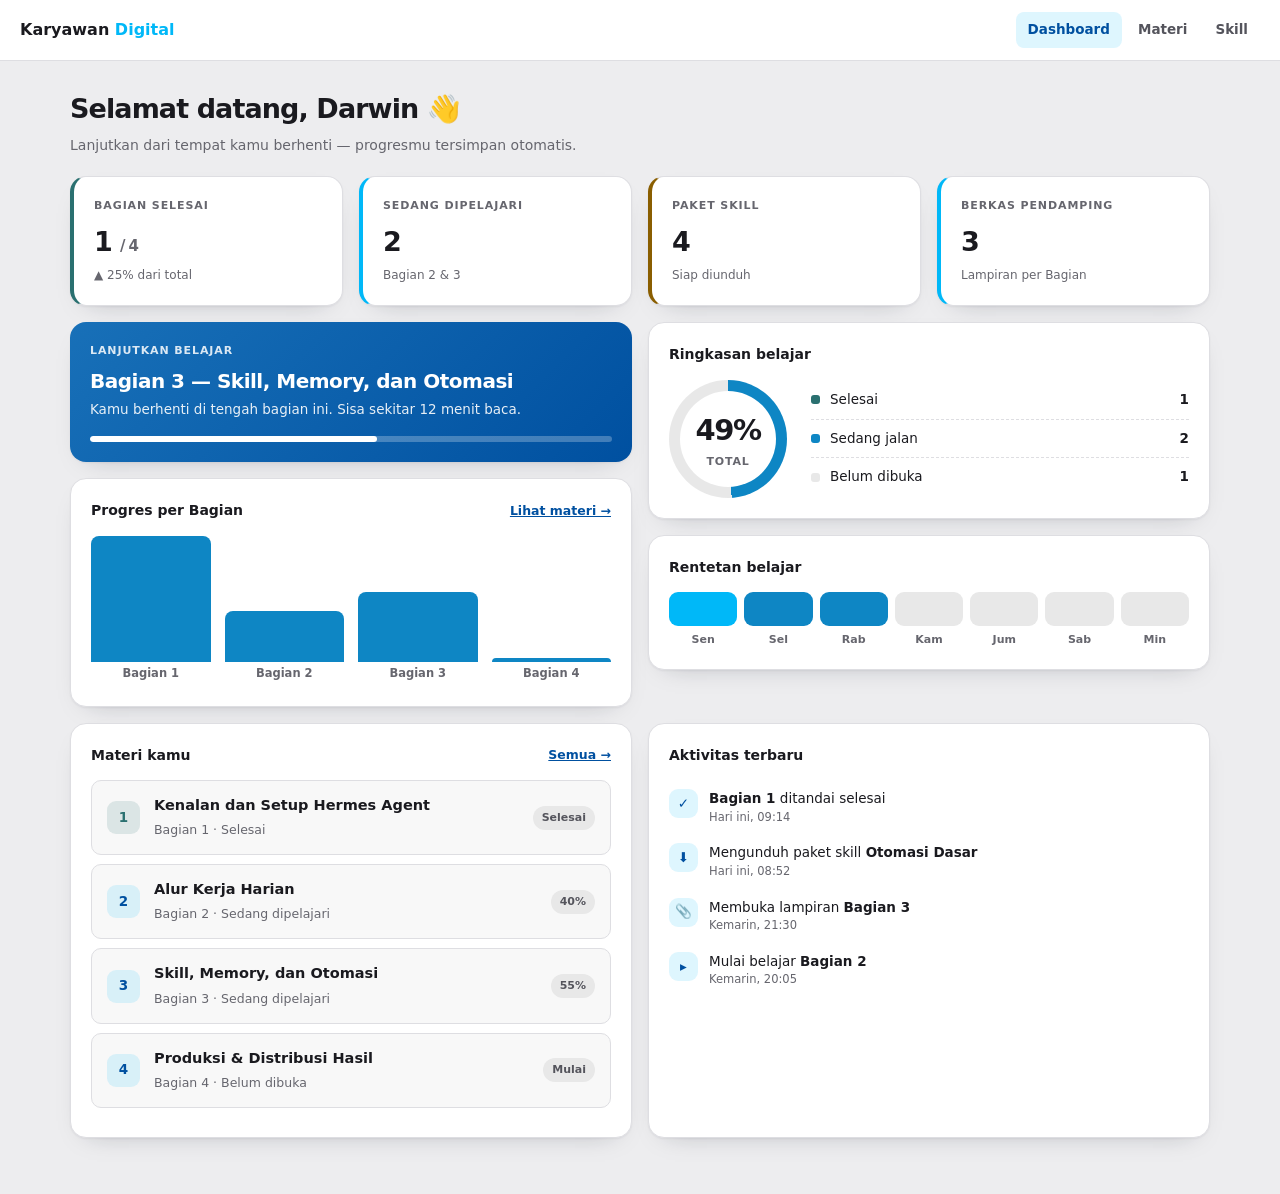
<file: dashboard-lazy.html>
<!DOCTYPE html>
<html lang="id">
<head>
<meta charset="utf-8">
<meta name="viewport" content="width=device-width, initial-scale=1">
<title>Dashboard — versi ponytail</title>
<!--
  Versi "lazy senior dev" dari desain sebelumnya.

  YANG DIBUANG (dan kenapa):
   1. Tombol penukar tema + skripnya  -> OS sudah punya preferensi tema.
      Satu blok @media (prefers-color-scheme:dark) menggantikan 30 baris JS.
   2. SVG cincin + dasharray 314.16   -> conic-gradient. Angka itu dihitung
      tangan; kalau persentasenya berubah, harus dihitung ulang.
   3. Berkas CSS terpisah             -> satu berkas, tidak ada langkah
      "sisipkan CSS" lagi.
   4. Token ganda --biru-isi/--teal-isi/--merah-isi -> satu token per warna.
   5. Kelas grid .b2/.b4/.b2s + 2 media query -> repeat(auto-fit,...) yang
      mengatur sendiri di layar sempit. 0 media query untuk tata letak.
   6. Token --fon-biru/--fon-teal/--fgrd-1/2 -> dipakai langsung.

  YANG TIDAK DISEDERHANAKAN (aturan ponytail: jangan lazy soal ini):
   - Kontras huruf. Warna teks tetap dipilih dengan angka, bukan dikira-kira.
   - Widget: pemilik memintanya eksplisit, jadi jumlahnya tetap 5.
-->
<style>
/* Satu blok token. Aksen diambil dari file Figma; warna HURUF diturunkan
   supaya terbaca — nilai bidang dari referensi terlalu pudar untuk teks. */
:root{
  color-scheme: light;
  --surf:#fff; --surf2:#F8F8F8; --surf3:#E8E8E8; --bg:#EDEDEF; --grs:#DEDEE2;
  --aksen:#00B8F8;      /* Figma, untuk bidang besar */
  --aksen-isi:#0E86C4;  /* diturunkan: isi grafik & cincin (3.7:1) */
  --biru:#0050A0; --teal:#2A7070; --merah:#B00020; --kuning:#8A5E00;
  --t1:#1A1A1F; --t2:#54545C; --t3:#66666E;
  --r:16px; --bayang:0 1px 2px rgba(16,24,40,.05),0 10px 26px -18px rgba(16,24,40,.35);
}
/* Tema gelap: 8 baris, tanpa JS. Mengikuti setelan OS pemakai. */
@media (prefers-color-scheme: dark){
  :root{
    color-scheme: dark;
    --surf:#25282B; --surf2:#2B2F32; --surf3:#313539; --bg:#1B1E21; --grs:rgba(255,255,255,.10);
    --aksen-isi:#00B8F8; --biru:#8FD0FF; --teal:#5FB8B0; --merah:#FFA0B4; --kuning:#E0B24A;
    --t1:#F2F7FC; --t2:#C3CEDA; --t3:#94A3AF;
    --bayang:0 1px 2px rgba(0,0,0,.32),0 10px 26px -18px rgba(0,0,0,.75);
  }
}
*{box-sizing:border-box}
body{margin:0;background:var(--bg);color:var(--t1);font:15px/1.6 Inter,system-ui,sans-serif}
.bungkus{max-width:1180px;margin:0 auto;padding:0 20px 40px}

header{background:var(--surf);border-bottom:1px solid var(--grs);padding:12px 20px;
  display:flex;align-items:center;gap:20px;position:sticky;top:0;z-index:9}
header b{font-size:16px} header b span{color:var(--aksen)}
nav{margin-left:auto;display:flex;gap:4px}
nav a{color:var(--t2);text-decoration:none;font-size:13.5px;font-weight:550;padding:7px 12px;border-radius:8px}
nav a.aktif{background:rgba(0,184,248,.13);color:var(--biru);font-weight:650}

h1{font-size:27px;letter-spacing:-.9px;margin:26px 0 4px}
.sub{color:var(--t3);font-size:14px;margin:0 0 20px}

/* Grid: satu aturan, tanpa media query. Kartu mengatur sendiri jumlah kolomnya. */
.grid{display:grid;gap:16px;grid-template-columns:repeat(auto-fit,minmax(215px,1fr));margin-bottom:16px}
.grid.lebar{grid-template-columns:repeat(auto-fit,minmax(300px,1fr))}

.kartu{background:var(--surf);border:1px solid var(--grs);border-radius:var(--r);
  padding:20px;box-shadow:var(--bayang)}
.kartu h2{margin:0 0 14px;font-size:14px;font-weight:650}
.kartu h2 a{margin-left:auto;font-size:12.5px;font-weight:650;color:var(--biru)}
.kartu h2{display:flex;align-items:center}

/* Kartu angka: garis aksen kiri, tanpa lapisan ::before berlebih */
.angka{border-left:4px solid var(--aksen)}
.angka.hijau{border-left-color:var(--teal)} .angka.kuning{border-left-color:var(--kuning)}
.label{font-size:11px;font-weight:650;letter-spacing:.9px;text-transform:uppercase;color:var(--t3)}
.nilai{font-size:27px;font-weight:700;letter-spacing:-1.1px;margin-top:5px;font-variant-numeric:tabular-nums}
.nilai small{font-size:15px;color:var(--t3);font-weight:600}
.catatan{font-size:12px;color:var(--t3);margin-top:3px}

/* Lanjutkan belajar */
.lanjut{background:linear-gradient(135deg,#1870B8,#0050A0);color:#fff;border:0}
@media (prefers-color-scheme: dark){.lanjut{background:linear-gradient(135deg,#0F5C8C,#0A3F63)}}
.lanjut .label{color:rgba(255,255,255,.85)}
.lanjut h3{margin:9px 0 5px;font-size:20px;letter-spacing:-.5px;line-height:1.25}
.lanjut p{margin:0 0 16px;font-size:13.5px;opacity:.9}
.bar{height:6px;border-radius:999px;background:rgba(255,255,255,.25);overflow:hidden}
.bar i{display:block;height:100%;width:calc(var(--p)*1%);background:#fff;border-radius:999px}

/* Cincin: conic-gradient menggantikan SVG + dasharray yang dihitung tangan */
.cincin{width:118px;aspect-ratio:1;border-radius:50%;display:grid;place-items:center;
  background:conic-gradient(var(--aksen-isi) calc(var(--p)*1%),var(--surf3) 0)}
.cincin::before{content:'';grid-area:1/1;width:96px;aspect-ratio:1;border-radius:50%;background:var(--surf)}
.cincin b{grid-area:1/1;font-size:29px;letter-spacing:-1.4px}
.cincin b i{display:block;font-style:normal;font-size:11px;letter-spacing:.8px;
  text-transform:uppercase;color:var(--t3);text-align:center}
.cincin-baris{display:flex;align-items:center;gap:24px;flex-wrap:wrap}
.rinci{flex:1;min-width:170px;font-size:13.5px}
.rinci div{display:flex;gap:10px;padding:8px 0;border-bottom:1px dashed var(--grs)}
.rinci div:last-child{border:0} .rinci b{margin-left:auto;font-variant-numeric:tabular-nums}
.titik{width:9px;height:9px;border-radius:3px;align-self:center}

/* Batang: satu elemen per batang; label menempel di bawah lewat ::after.
   Wadah diberi ruang bawah supaya labelnya tidak menimpa apa pun. */
.batang{display:flex;align-items:flex-end;gap:14px;height:150px;padding-bottom:24px}
.batang i{position:relative;flex:1;height:calc(var(--p)*1%);min-height:4px;
  background:var(--aksen-isi);border-radius:8px 8px 0 0}
.batang i::after{content:attr(data-n);position:absolute;left:50%;transform:translateX(-50%);
  bottom:-21px;font-size:11.5px;font-style:normal;font-weight:600;color:var(--t3);white-space:nowrap}

/* Rentetan 7 hari */
.rentetan{display:flex;gap:7px}
.rentetan div{flex:1;text-align:center;font-size:11px;color:var(--t3);font-weight:600}
.rentetan div::before{content:'';display:block;height:34px;border-radius:9px;background:var(--surf3);margin-bottom:5px}
.rentetan .ada::before{background:var(--aksen)}
.rentetan .kuat::before{background:var(--aksen-isi)}

/* Daftar materi */
.materi{display:flex;align-items:center;gap:14px;padding:13px 15px;border:1px solid var(--grs);
  border-radius:10px;background:var(--surf2);text-decoration:none;color:inherit;margin-bottom:9px}
.materi:hover{border-color:var(--aksen)}
.no{width:33px;height:33px;border-radius:9px;flex:0 0 auto;display:grid;place-items:center;
  font-weight:700;font-size:13.5px;background:rgba(0,184,248,.13);color:var(--biru)}
.no.ok{background:rgba(42,112,112,.14);color:var(--teal)}
.isi b{display:block;font-size:14.5px} .isi i{font-style:normal;font-size:12.5px;color:var(--t3)}
.lencana{margin-left:auto;font-size:11px;font-weight:650;padding:3px 9px;border-radius:999px;
  background:var(--surf3);color:var(--t2);flex:0 0 auto}

/* Aktivitas */
.akt{display:flex;gap:11px;padding:9px 0;font-size:13.5px;line-height:1.45}
.akt span:first-child{width:29px;height:29px;border-radius:9px;flex:0 0 auto;display:grid;
  place-items:center;background:rgba(0,184,248,.13);color:var(--biru)}
.akt time{display:block;font-size:11.5px;color:var(--t3)}
</style>
</head>
<body>

<header>
  <b>Karyawan <span>Digital</span></b>
  <nav><a href="#" class="aktif">Dashboard</a><a href="#">Materi</a><a href="#">Skill</a></nav>
</header>

<div class="bungkus">
  <h1>Selamat datang, Darwin 👋</h1>
  <p class="sub">Lanjutkan dari tempat kamu berhenti — progresmu tersimpan otomatis.</p>

  <div class="grid">
    <div class="kartu angka hijau"><div class="label">Bagian selesai</div>
      <div class="nilai">1 <small>/ 4</small></div><div class="catatan">▲ 25% dari total</div></div>
    <div class="kartu angka"><div class="label">Sedang dipelajari</div>
      <div class="nilai">2</div><div class="catatan">Bagian 2 &amp; 3</div></div>
    <div class="kartu angka kuning"><div class="label">Paket skill</div>
      <div class="nilai">4</div><div class="catatan">Siap diunduh</div></div>
    <div class="kartu angka"><div class="label">Berkas pendamping</div>
      <div class="nilai">3</div><div class="catatan">Lampiran per Bagian</div></div>
  </div>

  <div class="grid lebar">
    <div>
      <div class="kartu lanjut" style="margin-bottom:16px">
        <div class="label">Lanjutkan belajar</div>
        <h3>Bagian 3 — Skill, Memory, dan Otomasi</h3>
        <p>Kamu berhenti di tengah bagian ini. Sisa sekitar 12 menit baca.</p>
        <div class="bar"><i style="--p:55"></i></div>
      </div>
      <div class="kartu">
        <h2>Progres per Bagian <a href="#">Lihat materi →</a></h2>
        <div class="batang">
          <i style="--p:100" data-n="Bagian 1"></i>
          <i style="--p:40"  data-n="Bagian 2"></i>
          <i style="--p:55"  data-n="Bagian 3"></i>
          <i style="--p:3"   data-n="Bagian 4"></i>
        </div>
      </div>
    </div>

    <div>
      <div class="kartu" style="margin-bottom:16px">
        <h2>Ringkasan belajar</h2>
        <div class="cincin-baris">
          <div class="cincin" style="--p:49"><b>49%<i>total</i></b></div>
          <div class="rinci">
            <div><span class="titik" style="background:var(--teal)"></span>Selesai <b>1</b></div>
            <div><span class="titik" style="background:var(--aksen-isi)"></span>Sedang jalan <b>2</b></div>
            <div><span class="titik" style="background:var(--surf3)"></span>Belum dibuka <b>1</b></div>
          </div>
        </div>
      </div>
      <div class="kartu">
        <h2>Rentetan belajar</h2>
        <div class="rentetan">
          <div class="ada">Sen</div><div class="kuat">Sel</div><div class="kuat">Rab</div>
          <div>Kam</div><div>Jum</div><div>Sab</div><div>Min</div>
        </div>
      </div>
    </div>
  </div>

  <div class="grid lebar">
    <div class="kartu">
      <h2>Materi kamu <a href="#">Semua →</a></h2>
      <a class="materi" href="#"><span class="no ok">1</span>
        <span class="isi"><b>Kenalan dan Setup Hermes Agent</b><i>Bagian 1 · Selesai</i></span>
        <span class="lencana">Selesai</span></a>
      <a class="materi" href="#"><span class="no">2</span>
        <span class="isi"><b>Alur Kerja Harian</b><i>Bagian 2 · Sedang dipelajari</i></span>
        <span class="lencana">40%</span></a>
      <a class="materi" href="#"><span class="no">3</span>
        <span class="isi"><b>Skill, Memory, dan Otomasi</b><i>Bagian 3 · Sedang dipelajari</i></span>
        <span class="lencana">55%</span></a>
      <a class="materi" href="#"><span class="no">4</span>
        <span class="isi"><b>Produksi &amp; Distribusi Hasil</b><i>Bagian 4 · Belum dibuka</i></span>
        <span class="lencana">Mulai</span></a>
    </div>

    <div class="kartu">
      <h2>Aktivitas terbaru</h2>
      <div class="akt"><span>✓</span><span><b>Bagian 1</b> ditandai selesai<time>Hari ini, 09:14</time></span></div>
      <div class="akt"><span>⬇</span><span>Mengunduh paket skill <b>Otomasi Dasar</b><time>Hari ini, 08:52</time></span></div>
      <div class="akt"><span>📎</span><span>Membuka lampiran <b>Bagian 3</b><time>Kemarin, 21:30</time></span></div>
      <div class="akt"><span>▸</span><span>Mulai belajar <b>Bagian 2</b><time>Kemarin, 20:05</time></span></div>
    </div>
  </div>
</div>

</body>
</html>
</file>
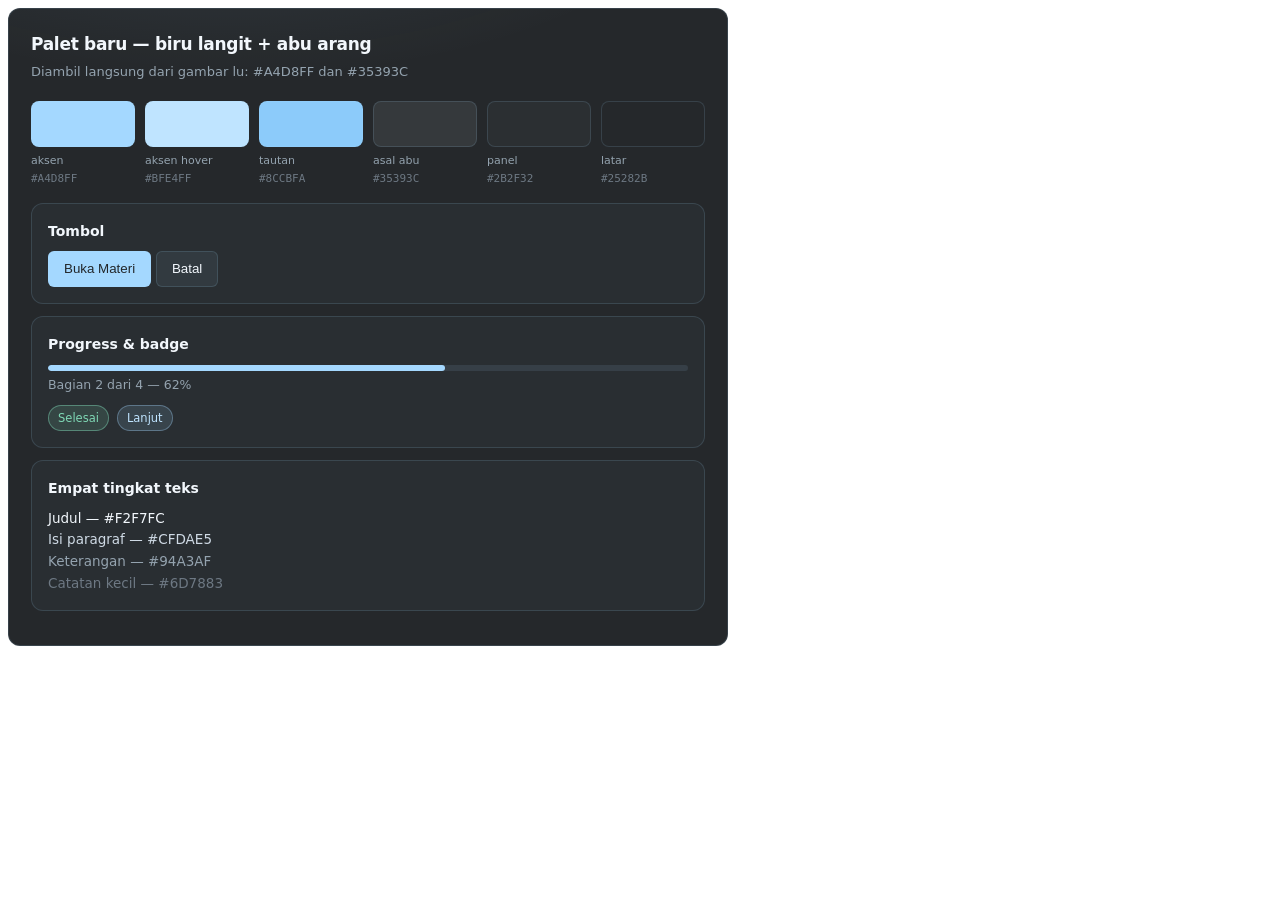
<file: palet-baru.html>
<!DOCTYPE html>
<html lang="id">
<head>
<meta charset="utf-8">
<title>Palet Karyawan Digital</title>
<style>
:root{
  --bg:#25282b; --bg-soft:#2b2f32;
  --panel:rgba(164,216,255,.035); --panel2:rgba(164,216,255,.07); --panel3:rgba(164,216,255,.10);
  --line:rgba(164,216,255,.14);
  --fg:#f2f7fc; --fg2:#cfdae5; --muted:#94a3af; --muted2:#6d7883;
  --accent:#A4D8FF; --accent2:#BFE4FF; --accent3:#8CCBFA; --on-accent:#22262a;
  --ok:#7fd8b5; --danger:#ff9b9e; --warn:#f5c97a;
}
*{box-sizing:border-box}
.wrap{background:var(--bg); color:var(--fg2); padding:22px; border-radius:12px;
  font:15px/1.6 var(--font, system-ui), sans-serif; max-width:720px;
  background-image:radial-gradient(700px 300px at 30% -140px, rgba(164,216,255,.10), transparent 70%);
  border:1px solid var(--line)}
h3{margin:0 0 4px; color:var(--fg); font-size:17px; letter-spacing:-.3px}
.sub{color:var(--muted); font-size:13px; margin-bottom:18px}
.baris{display:flex; gap:10px; flex-wrap:wrap; margin-bottom:16px}
.chip{width:104px}
.kotak{height:46px; border-radius:8px; border:1px solid var(--line)}
.nm{font-size:11px; color:var(--muted); margin-top:5px}
.hx{font-size:11px; color:var(--muted2); font-family:ui-monospace,monospace}
.kartu{background:var(--panel); border:1px solid var(--line); border-radius:12px; padding:16px; margin-bottom:12px}
.kartu h4{margin:0 0 8px; color:var(--fg); font-size:14px}
.btn{display:inline-flex; align-items:center; min-height:36px; padding:8px 15px; border-radius:6px;
  border:1px solid transparent; background:var(--accent); color:var(--on-accent);
  font:590 13.5px/1 inherit; cursor:pointer}
.btn.ghost{background:var(--panel2); border-color:var(--line); color:var(--fg)}
.bar-luar{height:6px; background:rgba(164,216,255,.10); border-radius:999px; overflow:hidden; margin:10px 0 4px}
.bar-dalam{height:100%; width:62%; background:var(--accent); border-radius:999px}
.badge{display:inline-block; padding:3px 9px; border-radius:999px; font-size:11.5px; border:1px solid}
.b-ok{background:rgba(127,216,181,.14); border-color:rgba(127,216,181,.45); color:var(--ok)}
.b-mulai{background:rgba(164,216,255,.13); border-color:rgba(164,216,255,.34); color:var(--accent2)}
.tingkat span{display:block; font-size:13.5px}
</style>
</head>
<body>
<div class="wrap">
  <h3>Palet baru — biru langit + abu arang</h3>
  <div class="sub">Diambil langsung dari gambar lu: #A4D8FF dan #35393C</div>

  <div class="baris">
    <div class="chip"><div class="kotak" style="background:#A4D8FF"></div><div class="nm">aksen</div><div class="hx">#A4D8FF</div></div>
    <div class="chip"><div class="kotak" style="background:#BFE4FF"></div><div class="nm">aksen hover</div><div class="hx">#BFE4FF</div></div>
    <div class="chip"><div class="kotak" style="background:#8CCBFA"></div><div class="nm">tautan</div><div class="hx">#8CCBFA</div></div>
    <div class="chip"><div class="kotak" style="background:#35393C"></div><div class="nm">asal abu</div><div class="hx">#35393C</div></div>
    <div class="chip"><div class="kotak" style="background:#2b2f32"></div><div class="nm">panel</div><div class="hx">#2B2F32</div></div>
    <div class="chip"><div class="kotak" style="background:#25282b"></div><div class="nm">latar</div><div class="hx">#25282B</div></div>
  </div>

  <div class="kartu">
    <h4>Tombol</h4>
    <button class="btn">Buka Materi</button>
    <button class="btn ghost">Batal</button>
  </div>

  <div class="kartu">
    <h4>Progress &amp; badge</h4>
    <div class="bar-luar"><div class="bar-dalam"></div></div>
    <div style="font-size:12.5px; color:var(--muted)">Bagian 2 dari 4 — 62%</div>
    <div style="margin-top:10px; display:flex; gap:8px">
      <span class="badge b-ok">Selesai</span>
      <span class="badge b-mulai">Lanjut</span>
    </div>
  </div>

  <div class="kartu tingkat">
    <h4>Empat tingkat teks</h4>
    <span style="color:var(--fg)">Judul — #F2F7FC</span>
    <span style="color:var(--fg2)">Isi paragraf — #CFDAE5</span>
    <span style="color:var(--muted)">Keterangan — #94A3AF</span>
    <span style="color:var(--muted2)">Catatan kecil — #6D7883</span>
  </div>
</div>
</body>
</html>
</file>
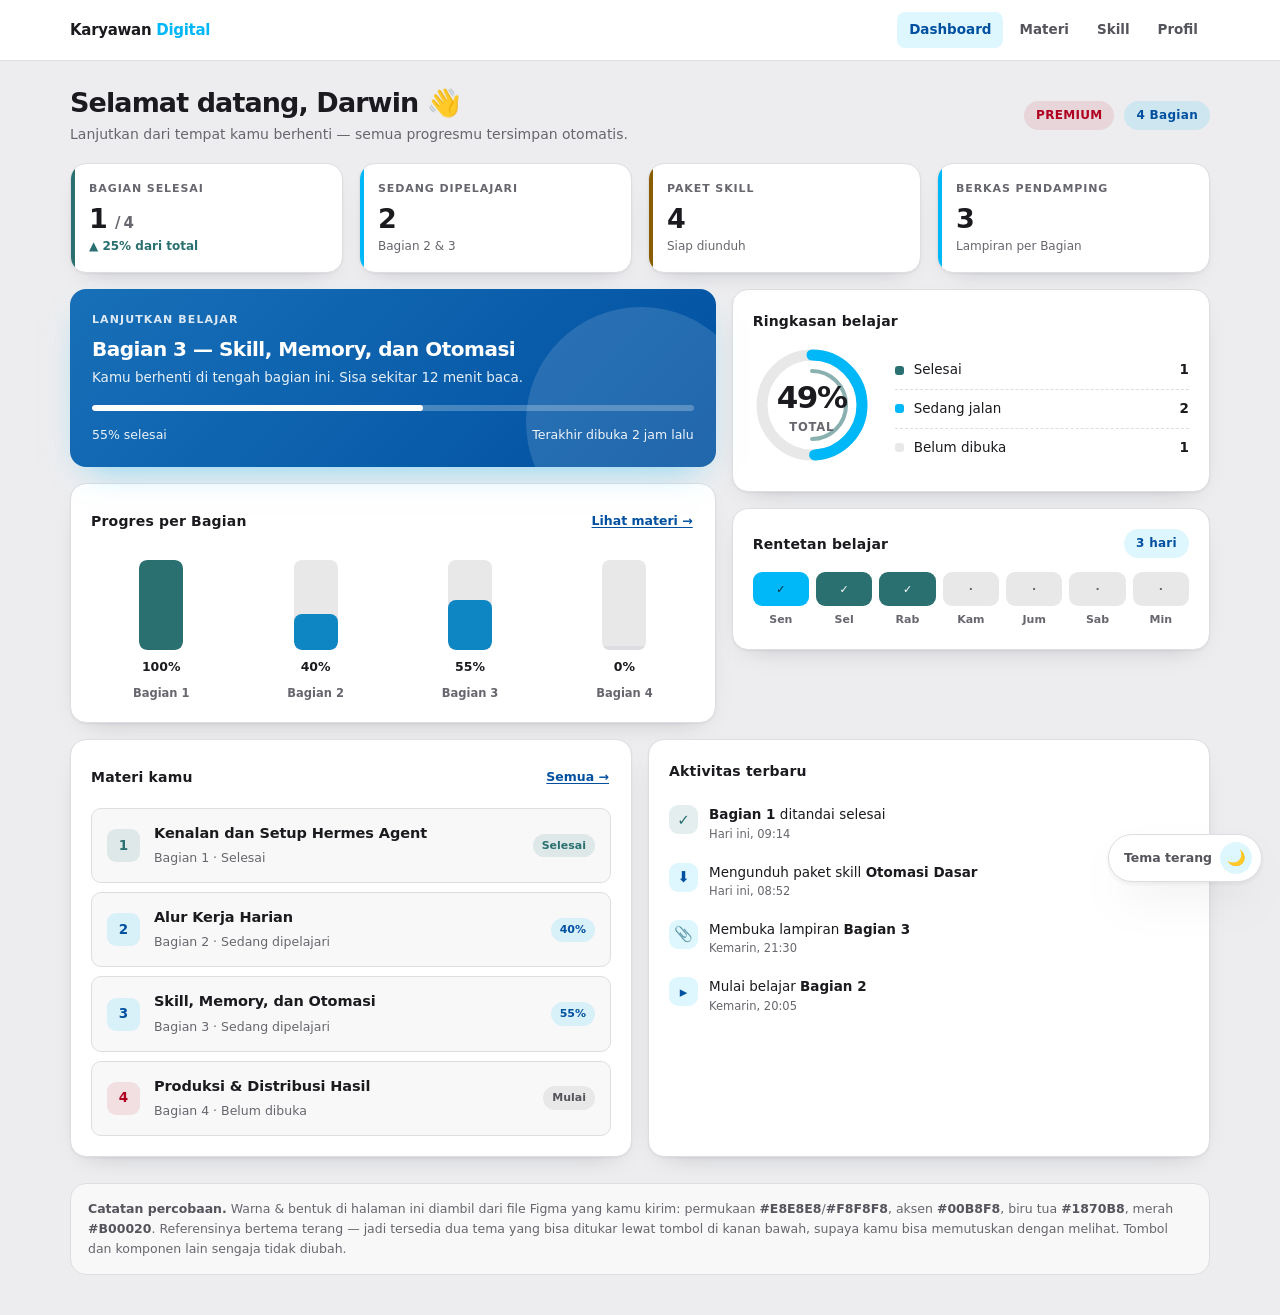
<file: percobaan-dashboard.html>
<!DOCTYPE html>
<html lang="id">
<head>
<meta charset="utf-8">
<meta name="viewport" content="width=device-width, initial-scale=1">
<title>Percobaan Dashboard — gaya dari file Figma</title>
<!--
  HALAMAN PERCOBAAN — tidak menggantikan halaman asli mana pun.
  Tujuannya: pemilik bisa menilai gaya dari file Figma "Widgets - Graphs |
  Cards | Products (Community)" pada data yang sungguhan.

  Angka & judul di bawah diambil dari database aplikasi (lihat lihat-data.php),
  bukan dikarang: 4 Bagian, 4 paket skill, 3 lampiran, progres mulai/selesai.

  Yang TIDAK diubah sesuai permintaan pemilik: tombol dan komponen lain tetap
  memakai bentuk aslinya (kelas .tombol di bawah hanya diwarnai ulang).
-->
<link rel="stylesheet" href="dashboard-baru.css">
</head>
<body>

<!-- Bilah atas: bentuk asli dipertahankan -->
<header class="bilah">
  <div class="bilah-dalam">
    <div class="merek">Karyawan <span>Digital</span></div>
    <nav>
      <a href="#" class="aktif">Dashboard</a>
      <a href="#">Materi</a>
      <a href="#">Skill</a>
      <a href="#">Profil</a>
    </nav>
  </div>
</header>

<div class="bungkus">

  <!-- 1. SAMBUTAN -->
  <div class="sambut">
    <div>
      <h1>Selamat datang, Darwin 👋</h1>
      <p>Lanjutkan dari tempat kamu berhenti — semua progresmu tersimpan otomatis.</p>
    </div>
    <div class="sambut-aksi">
      <span class="pil vip">PREMIUM</span>
      <span class="pil biru">4 Bagian</span>
    </div>
  </div>

  <!-- 2. KARTU ANGKA -->
  <div class="baris b4">
    <div class="angka-kartu hijau">
      <div class="angka-label">Bagian selesai</div>
      <div class="angka-nilai">1 <span style="font-size:15px;color:var(--fteks3);font-weight:600">/ 4</span></div>
      <div class="angka-catatan naik">▲ 25% dari total</div>
    </div>
    <div class="angka-kartu">
      <div class="angka-label">Sedang dipelajari</div>
      <div class="angka-nilai">2</div>
      <div class="angka-catatan">Bagian 2 &amp; 3</div>
    </div>
    <div class="angka-kartu kuning">
      <div class="angka-label">Paket skill</div>
      <div class="angka-nilai">4</div>
      <div class="angka-catatan">Siap diunduh</div>
    </div>
    <div class="angka-kartu">
      <div class="angka-label">Berkas pendamping</div>
      <div class="angka-nilai">3</div>
      <div class="angka-catatan">Lampiran per Bagian</div>
    </div>
  </div>

  <!-- 3 + 4. LANJUTKAN BELAJAR & CINCIN -->
  <div class="baris b2">

    <div>
      <div class="lanjut" style="margin-bottom:16px">
        <div class="label">Lanjutkan belajar</div>
        <h3>Bagian 3 — Skill, Memory, dan Otomasi</h3>
        <p>Kamu berhenti di tengah bagian ini. Sisa sekitar 12 menit baca.</p>
        <div class="bar"><i style="width:55%"></i></div>
        <div class="bawah">
          <span>55% selesai</span>
          <span style="margin-left:auto">Terakhir dibuka 2 jam lalu</span>
        </div>
      </div>

      <!-- WIDGET: GRAFIK BATANG (bentuk dari kartu Figma) -->
      <div class="kartu">
        <div class="kartu-kepala">
          <h2>Progres per Bagian</h2>
          <a href="#" class="tautan-kecil">Lihat materi →</a>
        </div>
        <div class="batang">
          <div class="batang-kolom">
            <div class="batang-tabung"><div class="batang-isi selesai" style="height:100%"></div></div>
            <div class="batang-nilai">100%</div>
            <div class="batang-nama">Bagian 1</div>
          </div>
          <div class="batang-kolom">
            <div class="batang-tabung"><div class="batang-isi" style="height:40%"></div></div>
            <div class="batang-nilai">40%</div>
            <div class="batang-nama">Bagian 2</div>
          </div>
          <div class="batang-kolom">
            <div class="batang-tabung"><div class="batang-isi" style="height:55%"></div></div>
            <div class="batang-nilai">55%</div>
            <div class="batang-nama">Bagian 3</div>
          </div>
          <div class="batang-kolom">
            <div class="batang-tabung"><div class="batang-isi nol" style="height:4%"></div></div>
            <div class="batang-nilai">0%</div>
            <div class="batang-nama">Bagian 4</div>
          </div>
        </div>
      </div>
    </div>

    <div>
      <!-- WIDGET: CINCIN PROGRES -->
      <div class="kartu angkat" style="margin-bottom:16px">
        <h2>Ringkasan belajar</h2>
        <div class="cincin">
          <div class="cincin-gambar">
            <svg width="118" height="118" viewBox="0 0 118 118" role="img" aria-label="Progres total 49 persen">
              <circle cx="59" cy="59" r="50" fill="none" stroke="var(--fsurf3)" stroke-width="11"/>
              <circle cx="59" cy="59" r="50" fill="none" stroke="var(--fbiru)" stroke-width="11"
                      stroke-linecap="round" stroke-dasharray="314.16"
                      stroke-dashoffset="160" transform="rotate(-90 59 59)"/>
              <circle cx="59" cy="59" r="34" fill="none" stroke="var(--fteal)" stroke-width="4"
                      stroke-linecap="round" stroke-dasharray="213.6" stroke-dashoffset="107"
                      transform="rotate(-90 59 59)" opacity=".55"/>
            </svg>
            <div class="cincin-angka">
              <div>
                <b>49%</b>
                <i>total</i>
              </div>
            </div>
          </div>
          <div class="cincin-rinci">
            <div class="item">
              <span class="titik" style="background:var(--fteal)"></span> Selesai
              <b>1</b>
            </div>
            <div class="item">
              <span class="titik" style="background:var(--fbiru)"></span> Sedang jalan
              <b>2</b>
            </div>
            <div class="item">
              <span class="titik" style="background:var(--fsurf3)"></span> Belum dibuka
              <b>1</b>
            </div>
          </div>
        </div>
      </div>

      <!-- WIDGET: RENTETAN 7 HARI -->
      <div class="kartu">
        <div class="kartu-kepala">
          <h2>Rentetan belajar</h2>
          <span class="pil biru" style="margin-left:auto">3 hari</span>
        </div>
        <div class="rentetan">
          <div class="hari ada"><div class="kotak">✓</div><div class="nama">Sen</div></div>
          <div class="hari ada-kuat"><div class="kotak">✓</div><div class="nama">Sel</div></div>
          <div class="hari ada-kuat"><div class="kotak">✓</div><div class="nama">Rab</div></div>
          <div class="hari"><div class="kotak">·</div><div class="nama">Kam</div></div>
          <div class="hari"><div class="kotak">·</div><div class="nama">Jum</div></div>
          <div class="hari"><div class="kotak">·</div><div class="nama">Sab</div></div>
          <div class="hari"><div class="kotak">·</div><div class="nama">Min</div></div>
        </div>
      </div>
    </div>
  </div>

  <!-- 5. DAFTAR MATERI + AKTIVITAS -->
  <div class="baris b2s">
    <div class="kartu">
      <div class="kartu-kepala">
        <h2>Materi kamu</h2>
        <a href="#" class="tautan-kecil">Semua →</a>
      </div>
      <div class="daftar">
        <a class="materi" href="#">
          <span class="materi-no selesai">1</span>
          <span class="materi-isi">
            <b>Kenalan dan Setup Hermes Agent</b>
            <i>Bagian 1 · Selesai</i>
          </span>
          <span class="materi-lencana selesai">Selesai</span>
        </a>
        <a class="materi" href="#">
          <span class="materi-no">2</span>
          <span class="materi-isi">
            <b>Alur Kerja Harian</b>
            <i>Bagian 2 · Sedang dipelajari</i>
          </span>
          <span class="materi-lencana mulai">40%</span>
        </a>
        <a class="materi" href="#">
          <span class="materi-no">3</span>
          <span class="materi-isi">
            <b>Skill, Memory, dan Otomasi</b>
            <i>Bagian 3 · Sedang dipelajari</i>
          </span>
          <span class="materi-lencana mulai">55%</span>
        </a>
        <a class="materi" href="#">
          <span class="materi-no vip">4</span>
          <span class="materi-isi">
            <b>Produksi &amp; Distribusi Hasil</b>
            <i>Bagian 4 · Belum dibuka</i>
          </span>
          <span class="materi-lencana">Mulai</span>
        </a>
      </div>
    </div>

    <div class="kartu">
      <h2>Aktivitas terbaru</h2>
      <div class="aktivitas">
        <div class="akt-item">
          <span class="akt-ikon hijau">✓</span>
          <span class="akt-teks">
            <b>Bagian 1</b> ditandai selesai
            <div class="akt-waktu">Hari ini, 09:14</div>
          </span>
        </div>
        <div class="akt-item">
          <span class="akt-ikon">⬇</span>
          <span class="akt-teks">
            Mengunduh paket skill <b>Otomasi Dasar</b>
            <div class="akt-waktu">Hari ini, 08:52</div>
          </span>
        </div>
        <div class="akt-item">
          <span class="akt-ikon">📎</span>
          <span class="akt-teks">
            Membuka lampiran <b>Bagian 3</b>
            <div class="akt-waktu">Kemarin, 21:30</div>
          </span>
        </div>
        <div class="akt-item">
          <span class="akt-ikon">▸</span>
          <span class="akt-teks">
            Mulai belajar <b>Bagian 2</b>
            <div class="akt-waktu">Kemarin, 20:05</div>
          </span>
        </div>
      </div>
    </div>
  </div>

  <!-- CATATAN -->
  <div class="kaki">
    <b>Catatan percobaan.</b> Warna &amp; bentuk di halaman ini diambil dari file
    Figma yang kamu kirim: permukaan <b>#E8E8E8</b>/<b>#F8F8F8</b>, aksen
    <b>#00B8F8</b>, biru tua <b>#1870B8</b>, merah <b>#B00020</b>. Referensinya
    bertema terang — jadi tersedia dua tema yang bisa ditukar lewat tombol di
    kanan bawah, supaya kamu bisa memutuskan dengan melihat. Tombol dan
    komponen lain sengaja tidak diubah.
  </div>
</div>

<!-- PENUKAR TEMA -->
<div class="tukar-tema">
  <span id="nama-tema">Tema terang</span>
  <button id="tombol-tema" title="Tukar tema terang / gelap" aria-label="Tukar tema">🌙</button>
</div>

<script>
/* Penukar tema: satu baris kelas di <html>. Tema gelap disediakan karena
   aplikasi aslinya gelap — supaya perbandingannya adil. */
(function () {
  var html = document.documentElement;
  var tombol = document.getElementById('tombol-tema');
  var label = document.getElementById('nama-tema');
  function pasang(gelap) {
    html.classList.toggle('gelap', gelap);
    tombol.textContent = gelap ? '☀' : '🌙';
    label.textContent = gelap ? 'Tema gelap' : 'Tema terang';
  }
  tombol.addEventListener('click', function () {
    pasang(!html.classList.contains('gelap'));
  });
  pasang(false);
})();
</script>
</body>
</html>
</file>
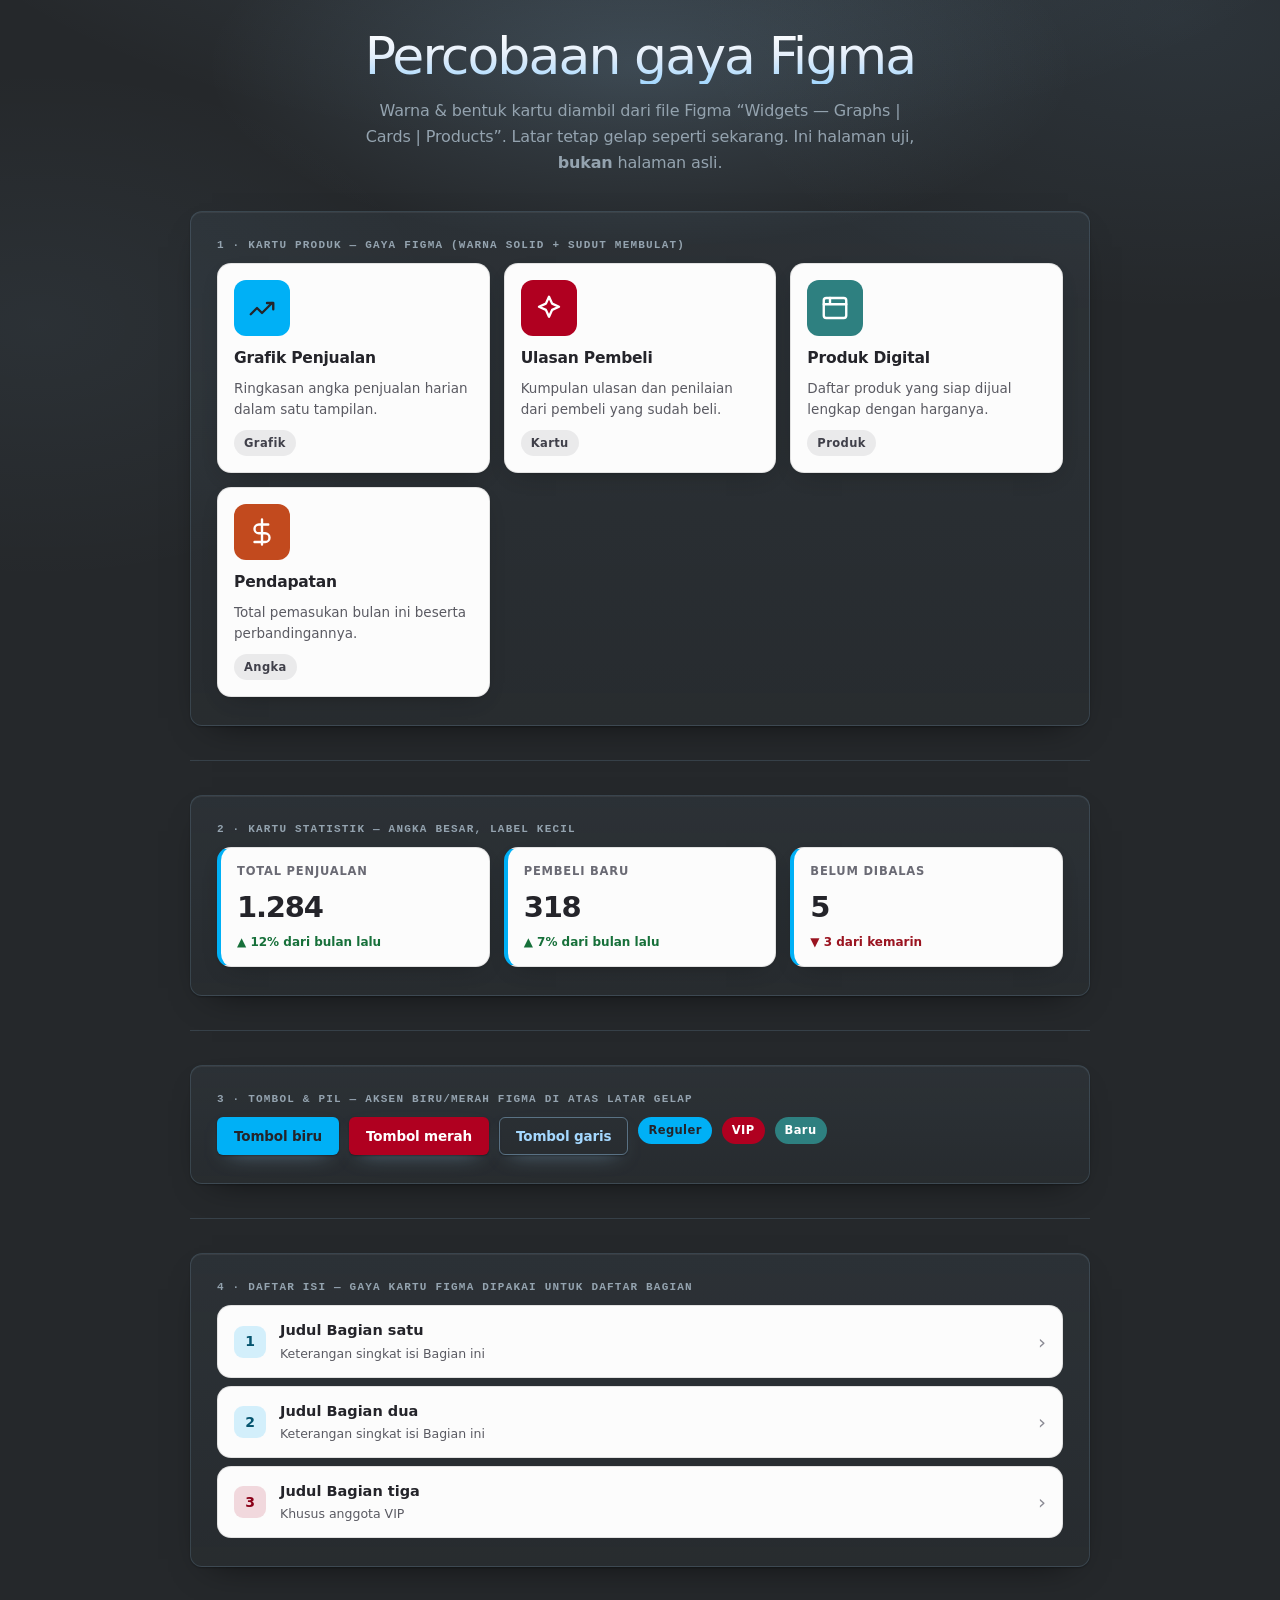
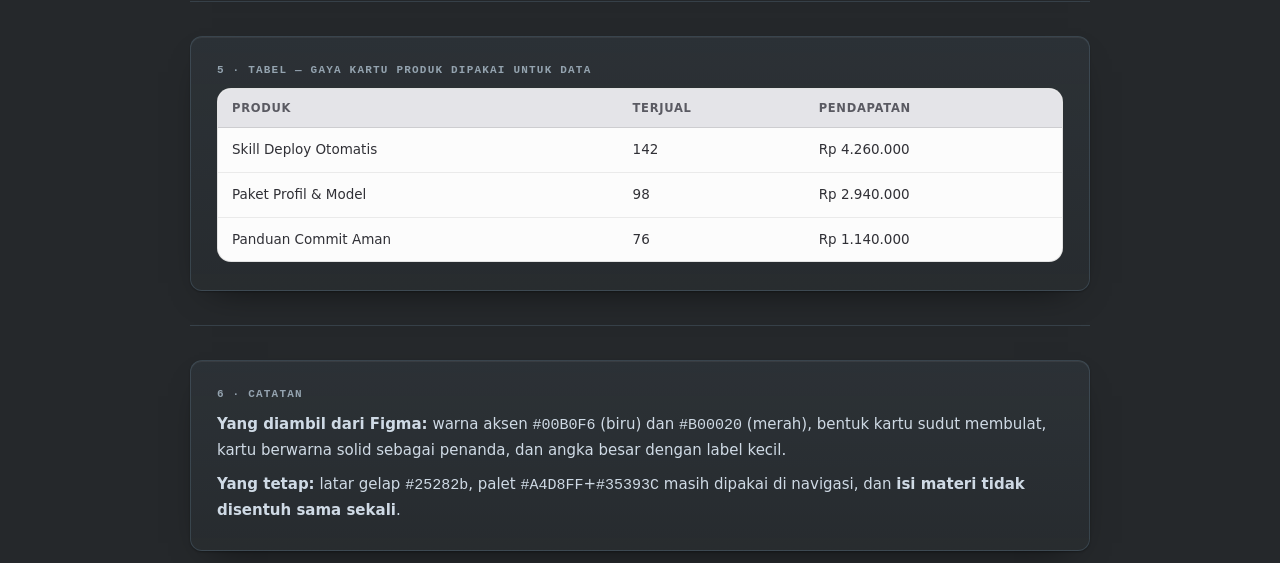
<file: percobaan-figma.html>
<!doctype html>
<html lang="id">
<head>
<meta charset="utf-8">
<meta name="viewport" content="width=device-width,initial-scale=1">
<title>Percobaan gaya Figma — Karyawan Digital</title>
<link rel="stylesheet" href="style.css?v=10">
<link rel="stylesheet" href="tw.css?v=2">
<link rel="stylesheet" href="tampilan-v2.css?v=1">
<link rel="stylesheet" href="figma-coba.css?v=1">
<style>
  /* Bingkai percobaan saja — tidak dipakai di halaman asli. */
  .ruang{padding:6px 0 30px}
  .label{font:600 11px/1 ui-monospace,monospace;letter-spacing:1.2px;text-transform:uppercase;
         color:var(--muted);margin:0 0 12px}
  .pisah{height:1px;background:var(--line);margin:34px 0}
</style>
</head>
<body>
<main class="wrap">

  <section class="hero" style="padding:30px 0 8px">
    <h1>Percobaan gaya Figma</h1>
    <p class="sub">Warna &amp; bentuk kartu diambil dari file Figma “Widgets — Graphs | Cards | Products”.
       Latar tetap gelap seperti sekarang. Ini halaman uji, <b>bukan</b> halaman asli.</p>
  </section>

  <!-- ============ 1. KARTU PRODUK (gaya Figma) ============ -->
  <section class="card">
    <p class="label">1 · Kartu produk — gaya Figma (warna solid + sudut membulat)</p>
    <div class="grid-kartu">

      <article class="kartu-fig">
        <div class="warna-bidang fig-biru">
          <svg viewBox="0 0 24 24" width="30" height="30" fill="none" stroke="currentColor" stroke-width="1.9"
               stroke-linecap="round" stroke-linejoin="round" aria-hidden="true">
            <path d="M3 17l5-5 4 4 8-8"></path><path d="M21 8h-5M21 8v5"></path>
          </svg>
        </div>
        <h3>Grafik Penjualan</h3>
        <p>Ringkasan angka penjualan harian dalam satu tampilan.</p>
        <span class="pil-fig">Grafik</span>
      </article>

      <article class="kartu-fig">
        <div class="warna-bidang fig-merah">
          <svg viewBox="0 0 24 24" width="30" height="30" fill="none" stroke="currentColor" stroke-width="1.9"
               stroke-linecap="round" stroke-linejoin="round" aria-hidden="true">
            <path d="M12 3l2.5 5.5L20 11l-5.5 2.5L12 19l-2.5-5.5L4 11l5.5-2.5z"></path>
          </svg>
        </div>
        <h3>Ulasan Pembeli</h3>
        <p>Kumpulan ulasan dan penilaian dari pembeli yang sudah beli.</p>
        <span class="pil-fig">Kartu</span>
      </article>

      <article class="kartu-fig">
        <div class="warna-bidang fig-teal">
          <svg viewBox="0 0 24 24" width="30" height="30" fill="none" stroke="currentColor" stroke-width="1.9"
               stroke-linecap="round" stroke-linejoin="round" aria-hidden="true">
            <rect x="3" y="4" width="18" height="16" rx="2"></rect><path d="M3 9h18M8 4v5"></path>
          </svg>
        </div>
        <h3>Produk Digital</h3>
        <p>Daftar produk yang siap dijual lengkap dengan harganya.</p>
        <span class="pil-fig">Produk</span>
      </article>

      <article class="kartu-fig">
        <div class="warna-bidang fig-oranye">
          <svg viewBox="0 0 24 24" width="30" height="30" fill="none" stroke="currentColor" stroke-width="1.9"
               stroke-linecap="round" stroke-linejoin="round" aria-hidden="true">
            <path d="M12 2v20M17 6H9.5a3.5 3.5 0 000 7h5a3.5 3.5 0 010 7H6"></path>
          </svg>
        </div>
        <h3>Pendapatan</h3>
        <p>Total pemasukan bulan ini beserta perbandingannya.</p>
        <span class="pil-fig">Angka</span>
      </article>

    </div>
  </section>

  <div class="pisah"></div>

  <!-- ============ 2. KARTU STATISTIK ============ -->
  <section class="card">
    <p class="label">2 · Kartu statistik — angka besar, label kecil</p>
    <div class="grid-stat">
      <div class="stat-fig">
        <span class="stat-label">Total penjualan</span>
        <span class="stat-angka">1.284</span>
        <span class="stat-naik">▲ 12% dari bulan lalu</span>
      </div>
      <div class="stat-fig">
        <span class="stat-label">Pembeli baru</span>
        <span class="stat-angka">318</span>
        <span class="stat-naik">▲ 7% dari bulan lalu</span>
      </div>
      <div class="stat-fig">
        <span class="stat-label">Belum dibalas</span>
        <span class="stat-angka">5</span>
        <span class="stat-turun">▼ 3 dari kemarin</span>
      </div>
    </div>
  </section>

  <div class="pisah"></div>

  <!-- ============ 3. TOMBOL & PIL ============ -->
  <section class="card">
    <p class="label">3 · Tombol &amp; pil — aksen biru/merah Figma di atas latar gelap</p>
    <div style="display:flex;gap:10px;flex-wrap:wrap;align-items:center">
      <button class="btn btn-fig">Tombol biru</button>
      <button class="btn btn-fig-merah">Tombol merah</button>
      <button class="btn btn-garis">Tombol garis</button>
      <span class="pil-fig pil-biru">Reguler</span>
      <span class="pil-fig pil-merah">VIP</span>
      <span class="pil-fig pil-teal">Baru</span>
    </div>
  </section>

  <div class="pisah"></div>

  <!-- ============ 4. DAFTAR MATERI ============ -->
  <section class="card">
    <p class="label">4 · Daftar isi — gaya kartu Figma dipakai untuk daftar Bagian</p>
    <div class="daftar-fig">
      <a class="daftar-item" href="#">
        <span class="daftar-no">1</span>
        <span class="daftar-teks"><b>Judul Bagian satu</b><i>Keterangan singkat isi Bagian ini</i></span>
        <span class="daftar-panah">›</span>
      </a>
      <a class="daftar-item" href="#">
        <span class="daftar-no">2</span>
        <span class="daftar-teks"><b>Judul Bagian dua</b><i>Keterangan singkat isi Bagian ini</i></span>
        <span class="daftar-panah">›</span>
      </a>
      <a class="daftar-item" href="#">
        <span class="daftar-no vip">3</span>
        <span class="daftar-teks"><b>Judul Bagian tiga</b><i>Khusus anggota VIP</i></span>
        <span class="daftar-panah">›</span>
      </a>
    </div>
  </section>

  <div class="pisah"></div>

  <!-- ============ 5. TABEL ANGKA ============ -->
  <section class="card">
    <p class="label">5 · Tabel — gaya kartu produk dipakai untuk data</p>
    <div class="tabel-fig">
      <table>
        <thead><tr><th>Produk</th><th>Terjual</th><th>Pendapatan</th></tr></thead>
        <tbody>
          <tr><td>Skill Deploy Otomatis</td><td>142</td><td>Rp 4.260.000</td></tr>
          <tr><td>Paket Profil &amp; Model</td><td>98</td><td>Rp 2.940.000</td></tr>
          <tr><td>Panduan Commit Aman</td><td>76</td><td>Rp 1.140.000</td></tr>
        </tbody>
      </table>
    </div>
  </section>

  <div class="pisah"></div>

  <!-- ============ 6. APA YANG BERUBAH ============ -->
  <section class="card">
    <p class="label">6 · Catatan</p>
    <p style="margin:0 0 10px"><b>Yang diambil dari Figma:</b> warna aksen
      <code>#00B0F6</code> (biru) dan <code>#B00020</code> (merah), bentuk kartu sudut membulat,
      kartu berwarna solid sebagai penanda, dan angka besar dengan label kecil.</p>
    <p style="margin:0"><b>Yang tetap:</b> latar gelap <code>#25282b</code>, palet
      <code>#A4D8FF</code>+<code>#35393C</code> masih dipakai di navigasi, dan
      <b>isi materi tidak disentuh sama sekali</b>.</p>
  </section>

</main>
</body>
</html>
</file>
<file: dashboard-baru.css>
/* ============================================================
   dashboard-baru.css — sistem tampilan dari file Figma
   "Widgets - Graphs | Cards | Products (Community)".

   INI HALAMAN PERCOBAAN. Berkas ini belum dipakai halaman asli.

   CARA ANGKA INI DIDAPAT
   Bukan dikira-kira dari kesan visual. Berkas .fig dibongkar jadi 42 gambar,
   lalu 9 kartu widget (840x840) diukur piksel demi piksel (skrip dna.py):
     permukaan   #E8E8E8 (6 dari 9 kartu) & #F8F8F8 (3 dari 9)
     aksen biru  #00B8F8  <- warna terbanyak, bobot 4.288
     biru tua    #1870B8 (1.372) & #0050A0 (994)   -> untuk data serius
     merah       #B00020 (1.945)                   -> peringatan / VIP
     teks abu    #989898 (152) & #A0A0A0 (160)     -> keterangan sekunder
     tema        9 dari 9 kartu = TERANG
     jarak       27-72px (skala 1x) dari tepi ke isi

   BENTUK YANG DITIRU
   Peta piksel tiap kartu menunjukkan tiga pola yang berulang: batang berdiri
   (grafik batang), garis meliuk (grafik garis), dan satu bidang aksen penuh
   (grafik area). Ketiganya dipakai di widget bawah.

   YANG SENGAJA TIDAK DIUBAH
   - Tombol: tetap memakai gaya .btn yang sudah ada (pesan pemilik: "tombol2
     ga perlu dirubah apa2"). Di halaman percobaan ini tombol sengaja tidak
     ditata ulang supaya perubahannya kelihatan sebagai UI/UX saja.
   - Isi materi: tidak tersentuh sama sekali.

   DUA TEMA
   Referensi aslinya terang, aplikasi sekarang gelap. Keduanya disediakan dan
   bisa ditukar dengan satu tombol, supaya pemilik bisa memutuskan dengan
   melihat — bukan dengan membayangkan.
   ============================================================ */

/* ---------- TEMA TERANG (setia ke referensi Figma) ---------- */
:root{
  /* permukaan */
  --fbg:#EDEDEF;          /* latar halaman, satu langkah lebih tua dari kartu */
  --fsurf:#FFFFFF;        /* permukaan kartu utama */
  --fsurf2:#F8F8F8;       /* permukaan kedua (dari 3 kartu Figma) */
  --fsurf3:#E8E8E8;       /* permukaan ketiga (dari 6 kartu Figma) */
  --fgrs:#DEDEE2;         /* garis pemisah */

  /* aksen — dipisah: "isi" untuk bidang besar, "teks" untuk huruf/ikon.
     Referensi Figma hanya menentukan warna bidang; warna untuk HURUF harus
     diturunkan sendiri supaya terbaca (lihat kontras-baru.js). */
  --fbiru:#00B8F8;                 /* bidang besar: tombol, penanda */
  --fbiru-isi:#0E86C4;             /* isi grafik & cincin: 3.70:1 di permukaan 3 */
  --fbiru-lembut:rgba(0,184,248,.13);
  --fbiru-tua:#1870B8;
  --fbiru-gelap:#0050A0;           /* teks tautan: 7.91:1 */
  --fmerah:#B00020;                /* teks: 7.33:1 */
  --fmerah-isi:#B00020;
  --fmerah-lembut:rgba(176,0,32,.10);
  --fteal:#2A7070;                 /* teks: 5.68:1 (Figma #2E8080 = 4.38, gagal) */
  --fteal-isi:#2A7070;
  --fteal-lembut:rgba(42,112,112,.12);
  --fkuning:#8A5E00;               /* teks: 5.38:1 (Figma #C98A00 = 2.95, gagal) */
  --fgrd-1:#1870B8;                /* gradasi "lanjutkan belajar" */
  --fgrd-2:#0050A0;
  --fon-biru:#062A38;              /* huruf di atas bidang biru: 6.60:1 */
  --fon-teal:#FFFFFF;              /* huruf di atas bidang teal: 5.73:1 */

  /* teks */
  --fteks:#1A1A1F;        /* judul */
  --fteks2:#54545C;       /* isi */
  --fteks3:#66666E;       /* keterangan: 5.68:1 di putih, 4.86:1 di latar
                             (Figma #989898 = 2.88, terlalu pudar untuk huruf) */
  --fteks4:#66666E;

  /* bentuk */
  --fr:16px;              /* sudut kartu */
  --fr-kecil:10px;        /* sudut elemen dalam */
  --fbayang:0 1px 2px rgba(16,24,40,.05), 0 10px 26px -18px rgba(16,24,40,.35);
  --fbayang-angkat:0 2px 5px rgba(16,24,40,.07), 0 22px 46px -22px rgba(16,24,40,.5);
  --fgaris:1px solid var(--fgrs);
}

/* ---------- TEMA GELAP (untuk dibandingkan) ---------- */
html.gelap{
  --fbg:#1B1E21;
  --fsurf:#25282B;
  --fsurf2:#2B2F32;
  --fsurf3:#313539;
  --fgrs:rgba(255,255,255,.10);

  --fbiru:#00B8F8;
  --fbiru-isi:#00B8F8;             /* 6.50:1 di permukaan gelap */
  --fbiru-lembut:rgba(0,184,248,.16);
  --fbiru-tua:#5FB8F0;
  --fbiru-gelap:#8FD0FF;
  --fmerah:#FFA0B4;                /* teks: 6.04:1 (E8556E = 4.20, gagal) */
  --fmerah-isi:#E8556E;
  --fmerah-lembut:rgba(232,85,110,.16);
  --fteal:#5FB8B0;                 /* 6.33:1 */
  --fteal-isi:#5FB8B0;
  --fteal-lembut:rgba(95,184,176,.16);
  --fkuning:#E0B24A;
  --fgrd-1:#0F5C8C;                /* gelap supaya huruf putih tetap terbaca */
  --fgrd-2:#0A3F63;
  --fon-biru:#062A38;              /* 6.60:1 — biru terang, huruf gelap */
  --fon-teal:#062A38;              /* 6.87:1 — teal terang, huruf gelap */

  --fteks:#F2F7FC;
  --fteks2:#C3CEDA;
  --fteks3:#94A3AF;
  --fteks4:#7C8794;

  --fbayang:0 1px 2px rgba(0,0,0,.32), 0 10px 26px -18px rgba(0,0,0,.75);
  --fbayang-angkat:0 2px 6px rgba(0,0,0,.4), 0 22px 46px -22px rgba(0,0,0,.9);
}

/* ============================================================
   DASAR
   ============================================================ */
*{box-sizing:border-box}
body{
  margin:0; background:var(--fbg); color:var(--fteks);
  font:15px/1.6 "Inter",system-ui,-apple-system,"Segoe UI",sans-serif;
  -webkit-font-smoothing:antialiased;
}
.bungkus{max-width:1180px; margin:0 auto; padding:0 20px}

/* Bilah atas — bentuk asli dipertahankan, hanya warna yang ikut tema. */
.bilah{
  background:var(--fsurf); border-bottom:var(--fgaris);
  position:sticky; top:0; z-index:20;
  backdrop-filter:blur(10px);
}
.bilah-dalam{
  max-width:1180px; margin:0 auto; padding:12px 20px;
  display:flex; align-items:center; gap:22px;
}
.merek{font-weight:700; letter-spacing:-.3px; color:var(--fteks)}
.merek span{color:var(--fbiru)}
.bilah nav{display:flex; gap:4px; margin-left:auto}
.bilah nav a{
  color:var(--fteks2); text-decoration:none; font-size:13.5px; font-weight:550;
  padding:7px 12px; border-radius:8px; transition:background .15s,color .15s;
}
.bilah nav a:hover{background:var(--fbiru-lembut); color:var(--fteks)}
.bilah nav a.aktif{background:var(--fbiru-lembut); color:var(--fbiru-gelap); font-weight:650}

/* ============================================================
   1. SAMBUTAN
   ============================================================ */
.sambut{
  display:flex; align-items:center; gap:18px; flex-wrap:wrap;
  margin:26px 0 18px;
}
.sambut h1{margin:0; font-size:27px; letter-spacing:-.9px; line-height:1.15}
.sambut p{margin:5px 0 0; color:var(--fteks3); font-size:14px}
.sambut-aksi{margin-left:auto; display:flex; gap:10px; align-items:center}

.pil{
  display:inline-flex; align-items:center; gap:6px;
  font-size:12px; font-weight:650; letter-spacing:.3px;
  padding:5px 12px; border-radius:999px;
  background:var(--fteal-lembut); color:var(--fteal);
}
.pil.vip{background:var(--fmerah-lembut); color:var(--fmerah)}
.pil.biru{background:var(--fbiru-lembut); color:var(--fbiru-gelap)}

/* ============================================================
   2. KARTU — dasar semua widget
   ============================================================ */
.kartu{
  background:var(--fsurf); border:var(--fgaris); border-radius:var(--fr);
  padding:20px; box-shadow:var(--fbayang);
  transition:transform .2s ease, box-shadow .2s ease, border-color .2s ease;
}
.kartu.angkat:hover{transform:translateY(-2px); box-shadow:var(--fbayang-angkat)}
.kartu h2{
  margin:0 0 14px; font-size:14px; font-weight:650; letter-spacing:.2px;
  color:var(--fteks);
}
.kartu-kepala{display:flex; align-items:center; gap:10px; margin-bottom:14px}
.kartu-kepala h2{margin:0}
.kartu-kepala .tautan-kecil{
  margin-left:auto; font-size:12.5px; font-weight:650;
  color:var(--fbiru-gelap); text-decoration:underline;
  text-underline-offset:2px;
  /* harus setinggi sasaran sentuh yang nyaman, bukan sekadar setinggi huruf */
  min-height:34px; display:inline-flex; align-items:center; padding:0 2px;
}
.kartu-kepala .tautan-kecil:hover{text-decoration-thickness:2px}

/* susunan grid */
.baris{display:grid; gap:16px; margin-bottom:16px}
.baris.b2{grid-template-columns:1.35fr 1fr}
.baris.b4{grid-template-columns:repeat(4,1fr)}
.baris.b2s{grid-template-columns:1fr 1fr}
@media (max-width:900px){
  .baris.b2,.baris.b2s{grid-template-columns:1fr}
  .baris.b4{grid-template-columns:repeat(2,1fr)}
}
@media (max-width:520px){
  .baris.b4{grid-template-columns:1fr}
}

/* ============================================================
   3. WIDGET: CINCIN PROGRES
   ============================================================ */
.cincin{display:flex; align-items:center; gap:24px; flex-wrap:wrap}
.cincin-gambar{position:relative; flex:0 0 auto}
.cincin-angka{
  position:absolute; inset:0; display:grid; place-items:center;
  flex-direction:column; text-align:center;
}
.cincin-angka b{font-size:31px; font-weight:700; letter-spacing:-1.4px; line-height:1}
.cincin-angka i{
  font-style:normal; font-size:11.5px; font-weight:600;
  letter-spacing:.8px; text-transform:uppercase; color:var(--fteks3);
  display:block; margin-top:3px;
}
.cincin-rinci{flex:1 1 200px; min-width:180px}
.cincin-rinci .item{
  display:flex; align-items:center; gap:10px;
  padding:8px 0; border-bottom:1px dashed var(--fgrs); font-size:13.5px;
}
.cincin-rinci .item:last-child{border-bottom:0}
.cincin-rinci .titik{width:9px; height:9px; border-radius:3px; flex:0 0 auto}
.cincin-rinci .item b{margin-left:auto; font-variant-numeric:tabular-nums; font-weight:650}

/* ============================================================
   4. WIDGET: KARTU ANGKA
   ============================================================ */
.angka-kartu{
  background:var(--fsurf); border:var(--fgaris); border-radius:var(--fr);
  padding:16px 18px; box-shadow:var(--fbayang); position:relative; overflow:hidden;
}
.angka-kartu::before{
  content:''; position:absolute; left:0; top:0; bottom:0; width:4px;
  background:var(--fbiru);
}
.angka-kartu.hijau::before{background:var(--fteal-isi)}
.angka-kartu.merah::before{background:var(--fmerah-isi)}
.angka-kartu.kuning::before{background:var(--fteal-isi); background:#8A5E00}
.angka-label{
  font-size:11px; font-weight:650; letter-spacing:.9px; text-transform:uppercase;
  color:var(--fteks3);
}
.angka-nilai{
  font-size:27px; font-weight:700; letter-spacing:-1.1px; line-height:1.15;
  margin-top:5px; font-variant-numeric:tabular-nums;
}
.angka-catatan{font-size:12px; color:var(--fteks3); margin-top:3px}
.angka-catatan.naik{color:var(--fteal); font-weight:650}
.angka-catatan.turun{color:var(--fmerah); font-weight:650}

/* ============================================================
   5. WIDGET: LANJUTKAN BELAJAR
   ============================================================ */
.lanjut{
  background:linear-gradient(135deg,var(--fgrd-1) 0%,var(--fgrd-2) 100%);
  border:0; border-radius:var(--fr); padding:22px; color:#fff;
  box-shadow:0 14px 34px -18px rgba(0,184,248,.6);
  position:relative; overflow:hidden;
}
/* Bentuk gelombang halus — meniru bidang aksen penuh pada kartu Figma. */
.lanjut::after{
  content:''; position:absolute; right:-40px; bottom:-70px;
  width:230px; height:230px; border-radius:50%;
  background:rgba(255,255,255,.13);
}
.lanjut .label{
  font-size:11px; font-weight:700; letter-spacing:1.1px; text-transform:uppercase;
  opacity:.85;
}
.lanjut h3{margin:9px 0 5px; font-size:20px; letter-spacing:-.5px; line-height:1.25}
.lanjut p{margin:0 0 16px; font-size:13.5px; opacity:.9}
.lanjut .bar{height:6px; border-radius:999px; background:rgba(255,255,255,.25); overflow:hidden}
.lanjut .bar i{display:block; height:100%; background:#fff; border-radius:999px}
.lanjut .bawah{
  display:flex; align-items:center; gap:10px; margin-top:14px;
  font-size:12.5px; opacity:.92;
}

/* ============================================================
   6. WIDGET: GRAFIK BATANG (progres per Bagian)
   ============================================================ */
.batang{display:flex; align-items:flex-end; gap:14px; height:150px; padding-top:8px}
.batang-kolom{flex:1; display:flex; flex-direction:column; align-items:center; gap:7px; height:100%}
.batang-tabung{
  width:100%; max-width:44px; flex:1;
  background:var(--fsurf3); border-radius:8px;
  display:flex; align-items:flex-end; overflow:hidden;
}
.batang-isi{
  width:100%; background:var(--fbiru-isi); border-radius:8px;
  transition:height .5s cubic-bezier(.2,.8,.2,1);
}
.batang-isi.selesai{background:var(--fteal-isi)}
.batang-isi.nol{background:var(--fgrs)}
.batang-nama{font-size:11.5px; color:var(--fteks3); font-weight:600}
.batang-nilai{font-size:12.5px; font-weight:700; font-variant-numeric:tabular-nums}

/* ============================================================
   7. WIDGET: AKTIVITAS
   ============================================================ */
.aktivitas{display:flex; flex-direction:column; gap:2px}
.akt-item{display:flex; gap:11px; padding:9px 0; align-items:flex-start}
.akt-ikon{
  width:29px; height:29px; border-radius:9px; flex:0 0 auto;
  display:grid; place-items:center; background:var(--fbiru-lembut); color:var(--fbiru-gelap);
}
.akt-ikon.hijau{background:var(--fteal-lembut); color:var(--fteal)}
.akt-ikon.merah{background:var(--fmerah-lembut); color:var(--fmerah)}
.akt-teks{min-width:0; font-size:13.5px; line-height:1.45}
.akt-teks b{font-weight:600}
.akt-waktu{font-size:11.5px; color:var(--fteks3); margin-top:1px}

/* ============================================================
   8. WIDGET: RENTETAN BELAJAR (7 hari)
   ============================================================ */
.rentetan{display:flex; gap:7px; justify-content:space-between}
.hari{flex:1; text-align:center}
.hari .kotak{
  height:34px; border-radius:9px; background:var(--fsurf3);
  display:grid; place-items:center; font-size:11px; font-weight:700;
  color:var(--fteks3);
}
.hari.ada .kotak{background:var(--fbiru); color:var(--fon-biru)}
.hari.ada-kuat .kotak{background:var(--fteal-isi); color:var(--fon-teal)}
.hari .nama{font-size:11px; color:var(--fteks3); margin-top:5px; font-weight:600}

/* ============================================================
   9. WIDGET: DAFTAR MATERI
   ============================================================ */
.daftar{display:flex; flex-direction:column; gap:9px}
.materi{
  display:flex; align-items:center; gap:14px; padding:13px 15px;
  border:var(--fgaris); border-radius:var(--fr-kecil);
  background:var(--fsurf2); text-decoration:none; color:inherit;
  transition:transform .16s ease, border-color .16s ease, background .16s ease;
}
.materi:hover{transform:translateX(3px); border-color:var(--fbiru); background:var(--fsurf)}
.materi-no{
  width:33px; height:33px; border-radius:9px; flex:0 0 auto;
  display:grid; place-items:center; font-weight:700; font-size:13.5px;
  background:var(--fbiru-lembut); color:var(--fbiru-gelap);
}
.materi-no.selesai{background:var(--fteal-lembut); color:var(--fteal)}
.materi-no.vip{background:var(--fmerah-lembut); color:var(--fmerah)}
.materi-isi{min-width:0; flex:1}
.materi-isi b{display:block; font-size:14.5px; font-weight:620; letter-spacing:-.1px}
.materi-isi i{font-style:normal; font-size:12.5px; color:var(--fteks3)}
.materi-lencana{
  font-size:11px; font-weight:650; padding:3px 9px; border-radius:999px;
  background:var(--fsurf3); color:var(--fteks2); flex:0 0 auto;
}
.materi-lencana.selesai{background:var(--fteal-lembut); color:var(--fteal)}
.materi-lencana.mulai{background:var(--fbiru-lembut); color:var(--fbiru-gelap)}

/* ============================================================
   10. TOMBOL — SENGAJA TIDAK DIUBAH
   ------------------------------------------------------------
   Pemilik meminta tombol tidak diubah. Di sini tombol memakai gaya
   dasar yang sama dengan aplikasi asli; yang berubah hanya warna
   aksennya supaya menyatu dengan tema percobaan ini.
   ============================================================ */
.tombol{
  display:inline-flex; align-items:center; justify-content:center; gap:7px;
  min-height:38px; padding:9px 17px; border-radius:9px;
  font-size:13.5px; font-weight:600; cursor:pointer;
  border:1px solid transparent; background:var(--fbiru); color:var(--fon-biru);
  text-decoration:none; transition:background .16s,transform .12s,box-shadow .16s;
}
.tombol:hover{background:#33C6FA; transform:translateY(-1px)}
.tombol.garis{background:transparent; color:var(--fteks2); border-color:var(--fgrs)}
.tombol.garis:hover{background:var(--fsurf2); color:var(--fteks)}
.tombol.putih{background:#fff; color:#0A5A78}
.tombol.putih:hover{background:#F0FAFF}

/* Pil kecil — huruf di atas bidang aksen, warnanya dibalik supaya terbaca */
.pil-teal{background:var(--fteal-lembut); color:var(--fteal)}
.pil-biru{background:var(--fbiru-lembut); color:var(--fbiru-gelap)}

/* ============================================================
   11. PENUKAR TEMA
   ============================================================ */
.tukar-tema{
  position:fixed; right:18px; bottom:18px; z-index:60;
  display:flex; align-items:center; gap:8px;
  background:var(--fsurf); border:var(--fgaris); border-radius:999px;
  padding:7px 9px 7px 15px; box-shadow:var(--fbayang-angkat);
  font-size:12.5px; font-weight:600; color:var(--fteks2);
}
.tukar-tema button{
  border:0; background:var(--fbiru-lembut); color:var(--fbiru-gelap);
  width:32px; height:32px; border-radius:50%; cursor:pointer;
  font-size:15px; display:grid; place-items:center;
}

/* Catatan kecil di kaki halaman */
.kaki{
  margin:26px 0 40px; padding:15px 17px; border-radius:var(--fr);
  background:var(--fsurf2); border:var(--fgaris);
  font-size:12.5px; color:var(--fteks3); line-height:1.6;
}
.kaki b{color:var(--fteks2)}
</file>
<file: style.css>
:root{
  /* Palet dari user: biru langit #A4D8FF + abu arang #35393C.
     Abu arang dipakai sebagai permukaan (dinaik-turunkan kecerahannya supaya
     ada kedalaman), biru langit sebagai satu-satunya warna kromatik. */
  --bg:#25282b;
  --bg-soft:#2b2f32;
  --panel:rgba(164,216,255,.035);
  --panel2:rgba(164,216,255,.07);
  --panel3:rgba(164,216,255,.10);
  --line:rgba(164,216,255,.14);
  --line-soft:rgba(164,216,255,.08);

  /* teks: bertingkat, bukan putih polos */
  --fg:#f2f7fc;
  --fg2:#cfdae5;
  --muted:#94a3af;
  --muted2:#6d7883;

  /* satu-satunya warna kromatik */
  --accent:#A4D8FF;
  --accent2:#BFE4FF;
  --accent3:#8CCBFA;
  --ok:#7fd8b5;
  --danger:#ff9b9e;
  --warn:#f5c97a;
  --tele:#A4D8FF;

  /* teks di atas tombol biru langit — biru itu terang, jadi tulisannya gelap */
  --on-accent:#22262a;

  --r-s:6px; --r-m:8px; --r-l:12px; --r-xl:16px;
  --shadow:0 1px 2px rgba(0,0,0,.28), 0 8px 24px -12px rgba(0,0,0,.55);
  --ring:0 0 0 1px var(--accent2), 0 0 0 4px rgba(164,216,255,.22);
  /* Bilah atas ikut tema. Dipisah jadi variabel oleh gaya-lazy.css, karena
     nilai gelap tembus pandang tidak terbaca di tema terang. */
  --topbar-bg:rgba(8,9,10,.72);
}
*{box-sizing:border-box}
html,body{margin:0;padding:0}
html{scroll-behavior:smooth}
body{
  background:var(--bg); color:var(--fg2);
  font-family:'Inter',system-ui,-apple-system,"Segoe UI",Roboto,sans-serif;
  font-feature-settings:"cv01","ss03"; font-size:15px; line-height:1.6;
  -webkit-font-smoothing:antialiased; -webkit-text-size-adjust:100%;
  background-image:radial-gradient(900px 420px at 50% -180px, rgba(164,216,255,.10), transparent 70%);
  background-repeat:no-repeat;
}
.wrap{width:100%; max-width:940px; margin:0 auto; padding:0 20px}
.wrap.lebar{max-width:1240px}
a{color:var(--accent3); text-decoration:none; transition:color .15s}
a:hover{color:#D4EDFF; text-decoration:none}
/* Tautan "lompat ke konten" (untuk pengguna papan ketik/pembaca layar).
   Disembunyikan dengan clip, BUKAN left:-9999px: menggeser elemen 9999px ke
   kiri membuat halaman bisa digeser mendatar di layar HP (lebar dokumen ikut
   membesar). clip menyembunyikannya tanpa menambah lebar apa pun. */
.skip{position:absolute;width:1px;height:1px;overflow:hidden;clip:rect(0 0 0 0);clip-path:inset(50%);white-space:nowrap;border:0;padding:0;margin:-1px}
.skip:focus{width:auto;height:auto;overflow:visible;clip:auto;clip-path:none;left:12px;top:12px;background:var(--accent);color:var(--on-accent);padding:10px 14px;border-radius:var(--r-m);z-index:99;margin:0}
::selection{background:rgba(164,216,255,.34); color:var(--on-accent)}

/* ---------- topbar ---------- */
.topbar{
  position:sticky; top:0; z-index:20;
  border-bottom:1px solid var(--line-soft);
  background:var(--topbar-bg); backdrop-filter:saturate(160%) blur(14px);
}
.bar{display:flex; align-items:center; justify-content:space-between; gap:18px; min-height:60px; flex-wrap:wrap}
.brand{display:flex; flex-direction:column; gap:1px; color:var(--fg)}
.brand strong{font-size:15px; font-weight:600; letter-spacing:-.24px; color:var(--fg)}
.brand .tag{color:var(--muted2); font-size:11.5px; letter-spacing:-.1px}
.nav{display:flex; gap:2px; flex-wrap:wrap; align-items:center}
.nav a{
  color:var(--muted); padding:8px 11px; border-radius:var(--r-s);
  font-size:13.5px; font-weight:510; letter-spacing:-.14px;
  min-height:36px; display:inline-flex; align-items:center;
  transition:background .15s, color .15s;
}
.nav a:hover{background:var(--panel2); color:var(--fg)}
.nav a.pill{background:var(--accent); color:var(--on-accent)}
.nav a.pill:hover{background:var(--accent2); color:var(--on-accent)}
/* Catatan urutan: aturan .nav a.pill di atas sengaja dibiarkan menang atas
   aturan .pill umum di bawah (selektornya lebih spesifik). Jadi tombol "Admin"
   di navigasi tetap bergaya tombol utama, sedangkan label tingkat akses di
   dalam halaman tampil sebagai lencana kecil. */

/* ---------- kartu ---------- */
main{padding:36px 0 72px}
.card{
  background:var(--panel); border:1px solid var(--line); border-radius:var(--r-l);
  padding:26px 24px; margin-bottom:16px;
}
.card.tight{padding:18px}

/* ---------- hero halaman depan ---------- */
.hero{padding:26px 0 34px; text-align:center}
.eyebrow{
  display:inline-block; padding:4px 11px; margin-bottom:18px;
  border:1px solid rgba(164,216,255,.34); border-radius:999px;
  background:rgba(164,216,255,.10); color:#BFE4FF;
  font-size:11.5px; font-weight:510; letter-spacing:.2px;
}
.hero h1{font-size:44px; letter-spacing:-1.4px; line-height:1.05; margin:0 0 14px}
.hero .sub{max-width:560px; margin:0 auto 26px}
.hero-aksi{display:flex; gap:10px; justify-content:center; flex-wrap:wrap}
.hero-aksi .btn{min-height:42px; padding:11px 20px; font-size:14px}

/* ---------- grid fitur ---------- */
.fitur{display:grid; grid-template-columns:repeat(auto-fit,minmax(210px,1fr)); gap:12px; margin-top:16px}
.fitur-item{
  border:1px solid var(--line); border-radius:var(--r-m);
  background:var(--panel); padding:18px;
  transition:background .15s, border-color .15s;
}
.fitur-item:hover{background:var(--panel2); border-color:rgba(164,216,255,.20)}
.fitur-item b{display:block; font-size:14px; font-weight:590; letter-spacing:-.2px; color:var(--fg); margin-bottom:5px}
.fitur-item span{display:block; font-size:13px; letter-spacing:-.13px; color:var(--muted)}

h1{font-size:30px; font-weight:510; letter-spacing:-.9px; line-height:1.15; margin:0 0 8px; color:var(--fg)}
h2{font-size:19px; font-weight:590; letter-spacing:-.32px; margin:28px 0 10px; color:var(--fg)}
h3{font-size:16px; font-weight:590; letter-spacing:-.2px; margin:20px 0 6px; color:var(--fg)}
.sub{color:var(--muted); font-size:15px; letter-spacing:-.16px; margin:0 0 20px}
.muted{color:var(--muted)}
.small{font-size:13px; letter-spacing:-.13px}
p{margin:0 0 12px}

/* ---------- tombol ---------- */
.btn{
  display:inline-flex; align-items:center; justify-content:center; gap:8px;
  min-height:38px; padding:9px 16px; border-radius:var(--r-s);
  border:1px solid transparent; background:var(--accent); color:var(--on-accent);
  font-family:inherit; font-size:13.5px; font-weight:590; letter-spacing:-.14px;
  cursor:pointer; transition:background .15s, border-color .15s, color .15s, transform .06s;
}
.btn:hover{background:var(--accent2); color:var(--on-accent)}
.btn:active{transform:translateY(1px)}
.btn:focus-visible{outline:none; box-shadow:var(--ring)}
.btn.ghost{background:var(--panel2); border-color:var(--line); color:var(--fg)}
.btn.ghost:hover{background:var(--panel3); border-color:rgba(164,216,255,.24); color:var(--fg)}
.btn.ok{background:transparent; border-color:rgba(127,216,181,.45); color:var(--ok)}
.btn.ok:hover{background:rgba(127,216,181,.14); color:#9be5c8}
.btn.danger{background:transparent; border-color:rgba(255,155,158,.45); color:#ff9b9e}
.btn.danger:hover{background:rgba(255,155,158,.14); color:#ffbabd}
.btn.blok{width:100%}
.btn:disabled{opacity:.45; cursor:not-allowed}
.btn-tele{background:var(--tele); color:var(--on-accent); min-height:44px; font-size:14.5px; font-weight:590}
.btn-tele:hover{background:var(--accent2); color:var(--on-accent)}
.btn-wa{background:#25D366; color:#0b1f14; min-height:44px; font-size:14.5px; font-weight:590}
.btn-wa:hover{background:#2ee878; color:#0b1f14}

/* ---------- form ---------- */
label{display:block; margin:16px 0 6px; font-size:13px; font-weight:510; letter-spacing:-.13px; color:var(--fg2)}
input,textarea,select{
  width:100%; padding:10px 13px; min-height:40px;
  font-family:inherit; font-size:14px; letter-spacing:-.14px;
  background:rgba(164,216,255,.04); color:var(--fg);
  border:1px solid var(--line); border-radius:var(--r-s);
  transition:border-color .15s, box-shadow .15s, background .15s;
}
input::placeholder,textarea::placeholder{color:var(--muted2)}
input:hover,textarea:hover,select:hover{border-color:rgba(164,216,255,.24)}
input:focus,textarea:focus,select:focus{outline:none; background:rgba(164,216,255,.06); box-shadow:var(--ring); border-color:transparent}
textarea{min-height:190px; resize:vertical; line-height:1.6}
.hint{color:var(--muted2); font-size:12.5px; letter-spacing:-.12px; margin-top:7px}
.kode-input{
  font-family:'JetBrains Mono',ui-monospace,SFMono-Regular,Consolas,monospace;
  letter-spacing:2.5px; text-transform:uppercase; font-size:17px; text-align:center; min-height:50px;
}
.row{display:flex; gap:12px; flex-wrap:wrap}
.row>*{flex:1 1 200px}

/* ---------- flash ---------- */
.flash{
  padding:12px 15px; border-radius:var(--r-m); margin-bottom:18px;
  border:1px solid; font-size:13.5px; letter-spacing:-.14px;
}
.flash.ok{background:rgba(16,185,129,.09); border-color:rgba(16,185,129,.28); color:#9be5c8}
.flash.err{background:rgba(242,85,90,.09); border-color:rgba(242,85,90,.28); color:#ffbabd}
.flash.info{background:rgba(164,216,255,.10); border-color:rgba(164,216,255,.30); color:#BFE4FF}

/* ---------- daftar bagian ---------- */
.bagian{
  display:flex; gap:16px; align-items:flex-start; padding:16px;
  border:1px solid var(--line-soft); border-radius:var(--r-m);
  background:rgba(164,216,255,.035); margin-bottom:10px;
  transition:background .15s, border-color .15s;
}
.bagian:hover{background:var(--panel2); border-color:var(--line)}
.bagian .no{
  flex:0 0 32px; height:32px; border-radius:var(--r-s);
  background:rgba(164,216,255,.14); border:1px solid rgba(164,216,255,.30); color:#BFE4FF;
  display:flex; align-items:center; justify-content:center;
  font-size:13px; font-weight:590; font-variant-numeric:tabular-nums;
}
.bagian .isi{flex:1 1 auto; min-width:0}
.bagian .isi h3{margin:0 0 3px; font-size:15px; font-weight:590; letter-spacing:-.2px}
.bagian .isi h3 a{color:var(--fg)}
.bagian .isi h3 a:hover{color:var(--accent3)}
.bagian .aksi{flex:0 0 auto; display:flex; flex-direction:column; gap:7px; align-items:flex-end}
.badge{
  display:inline-block; padding:2px 8px; border-radius:999px;
  font-size:11px; font-weight:510; letter-spacing:.1px; border:1px solid; vertical-align:middle;
}
.badge.baru{background:rgba(245,166,35,.12); color:#f8c15f; border-color:rgba(245,166,35,.3)}
.badge.selesai{background:rgba(16,185,129,.1); color:#5fd6a4; border-color:rgba(16,185,129,.28)}
.badge.mulai{background:rgba(164,216,255,.13); color:#BFE4FF; border-color:rgba(164,216,255,.34)}
.badge.belum{background:transparent; color:var(--muted2); border-color:var(--line)}
/* Label kecil di dalam halaman (bukan di navigasi): tingkat akses VIP, jumlah
   paket, status tier. Tanpa aturan ini, <span class="pill"> tampil sebagai
   teks polos dan label "VIP" hilang di keramaian paragraf. */
.pill{
  display:inline-flex; align-items:center; gap:6px;
  padding:3px 10px; border-radius:999px; border:1px solid var(--line);
  background:var(--panel2); color:var(--fg2);
  font-size:11.5px; font-weight:500; letter-spacing:.2px;
  text-decoration:none; line-height:1.5;
}
.pill.ok{
  background:rgba(16,185,129,.1); color:#5fd6a4;
  border-color:rgba(16,185,129,.28);
}
a.pill:hover{border-color:var(--accent); color:var(--accent)}

/* ---------- progres ---------- */
.progres{margin:4px 0 0}
.progres-angka{display:flex; align-items:baseline; gap:10px; margin-bottom:12px}
.progres-angka b{
  font-size:32px; font-weight:510; letter-spacing:-1px; line-height:1;
  color:var(--fg); font-variant-numeric:tabular-nums;
}
.bar-luar{height:6px; background:rgba(164,216,255,.10); border-radius:999px; overflow:hidden}
.bar-dalam{height:100%; width:0; border-radius:999px;
  background:linear-gradient(90deg,var(--accent),var(--accent3)); transition:width .5s cubic-bezier(.4,0,.2,1)}

/* ---------- materi ---------- */
.materi{display:grid; grid-template-columns:212px 1fr; gap:36px; align-items:start}
.toc{position:sticky; top:80px; border-left:1px solid var(--line); padding:2px 0 2px 16px}
.toc a{display:block; color:var(--muted); font-size:13px; font-weight:510; letter-spacing:-.13px; padding:5px 0}
.toc a:hover{color:var(--fg)}
.toc a.l3{padding-left:12px; font-size:12.5px; font-weight:400}
.isi-materi{min-width:0; color:var(--fg2); font-size:15.5px; line-height:1.75}
.isi-materi h2{margin-top:36px}
.isi-materi img{max-width:100%; border-radius:var(--r-m); border:1px solid var(--line)}
.isi-materi pre{
  background:#0c0d0f; border:1px solid var(--line); border-radius:var(--r-m);
  padding:15px 16px; overflow-x:auto; font-size:13px; line-height:1.65;
}
.isi-materi code{
  font-family:'JetBrains Mono',ui-monospace,SFMono-Regular,Consolas,monospace;
  background:rgba(164,216,255,.10); border:1px solid var(--line-soft);
  border-radius:4px; padding:1.5px 5px; font-size:13px; color:#e6c9a8;
}
.isi-materi pre code{border:0; padding:0; background:none; color:var(--fg2)}
.isi-materi blockquote{
  margin:18px 0; padding:2px 0 2px 18px;
  border-left:2px solid var(--accent2); color:var(--muted); font-style:normal;
}
.isi-materi table{width:100%; border-collapse:collapse; margin:18px 0; font-size:14px}
.isi-materi th,.isi-materi td{border-bottom:1px solid var(--line); padding:10px 12px; text-align:left}
.isi-materi th{color:var(--muted); font-size:12px; font-weight:590; text-transform:uppercase; letter-spacing:.4px}
.isi-materi ul,.isi-materi ol{padding-left:22px}
.isi-materi li{margin:5px 0}
.isi-materi hr{border:0; border-top:1px solid var(--line); margin:32px 0}

/* ---------- tabel admin ---------- */
table.data{width:100%; border-collapse:collapse; font-size:13.5px}
table.data th,table.data td{border-bottom:1px solid var(--line-soft); padding:11px 10px; text-align:left}
table.data th{
  color:var(--muted2); font-weight:590; font-size:11px;
  text-transform:uppercase; letter-spacing:.5px; white-space:nowrap;
}
table.data tr:hover td{background:var(--panel2)}
.mono{font-family:'JetBrains Mono',ui-monospace,SFMono-Regular,Consolas,monospace; font-size:13px; letter-spacing:-.2px}
.stat{display:grid; grid-template-columns:repeat(auto-fit,minmax(158px,1fr)); gap:12px; margin-bottom:22px}
.stat .box{
  background:var(--panel); border:1px solid var(--line); border-radius:var(--r-m); padding:16px 18px;
  transition:background .15s, border-color .15s;
}
.stat .box:hover{background:var(--panel2); border-color:rgba(164,216,255,.20)}
.stat .box b{
  display:block; font-size:26px; font-weight:510; letter-spacing:-.7px;
  color:var(--fg); line-height:1.2; font-variant-numeric:tabular-nums;
}
.stat .box span{color:var(--muted2); font-size:12px; font-weight:510; letter-spacing:-.12px}

/* ---------- footer ---------- */
.footer{
  border-top:1px solid var(--line-soft); color:var(--muted2);
  font-size:12.5px; letter-spacing:-.13px; padding:22px 0 40px;
}
.footer .sep{margin:0 8px; opacity:.5}

/* ---------- responsif ---------- */
@media (max-width:860px){
  .materi{grid-template-columns:1fr; gap:22px}
  .toc{position:static; border-left:0; border-bottom:1px solid var(--line); padding:0 0 12px}
}
@media (max-width:560px){
  body{font-size:14.5px}
  main{padding:24px 0 56px}
  .card{padding:20px 17px}
  h1{font-size:24px; letter-spacing:-.6px}
  .bagian{flex-wrap:wrap}
  .bagian .aksi{width:100%; flex-direction:row; justify-content:flex-start}
  .bar{min-height:54px}
}

/* ---------- tombol WhatsApp apung ---------- */
/* Hijau resmi WhatsApp dipakai apa adanya: tombol ini harus langsung dikenali,
   jadi warnanya tidak diikutkan ke palet. */
.wa-apung{
  position:fixed; right:20px; bottom:20px; z-index:60;
  width:54px; height:54px; border-radius:50%;
  display:inline-flex; align-items:center; justify-content:center;
  background:#25D366; color:#0b1f14;
  box-shadow:0 4px 14px rgba(0,0,0,.45), 0 0 0 1px rgba(0,0,0,.2);
  transition:transform .14s, background .14s;
}
.wa-apung:hover{background:#2ee878; color:#0b1f14; transform:translateY(-2px)}
.wa-apung:focus-visible{outline:none; box-shadow:0 0 0 3px rgba(37,211,102,.45)}
.wa-apung svg{display:block}
@media (max-width:620px){
  .wa-apung{right:14px; bottom:14px; width:50px; height:50px}
  .wa-apung svg{width:23px; height:23px}
}

/* ---------- gambar dalam materi ---------- */
/* Gambar ikut lebar kolom, tinggi mengikuti rasio aslinya (height:auto)
   supaya tidak pernah gepeng. Latar gelap dipasang di belakang gambar
   transparan (PNG tangkapan layar) supaya tidak jadi kotak putih. */
.isi-materi figure.gambar{ margin:22px 0; }
.isi-materi figure.gambar img{
  display:block; width:100%; height:auto;
  background:var(--bg-soft);
}
.isi-materi figure.gambar figcaption{
  margin-top:8px; text-align:left; line-height:1.5;
}
/* Gambar di tengah kalimat: sejajar teks, tidak memaksa lebar penuh. */
.isi-materi p > img{ vertical-align:middle; max-height:1.6em; width:auto; border:0; border-radius:4px }

/* ---------- video tersemat ---------- */
/* Bingkai responsif tanpa library: padding-top menahan rasio, iframe
   diisikan penuh ke dalamnya. Cara ini jalan di semua browser lama juga. */
.video-embed{
  position:relative; width:100%; margin:22px 0 6px;
  padding-top:56.25%;                     /* 16:9 */
  background:#000; border-radius:12px; overflow:hidden;
  border:1px solid var(--line);
}
/* Shorts itu video tegak. Dibatasi lebarnya supaya tidak jadi kolom
   raksasa di layar lebar, dan tetap rata kiri mengikuti isi materi. */
.video-embed.tegak{
  padding-top:0; aspect-ratio:9/16;
  max-width:340px; height:auto;
}
.video-embed iframe{
  position:absolute; inset:0; width:100%; height:100%; border:0;
}
.video-embed.tegak iframe{ position:absolute }
.video-cap{ margin:0 0 20px }

/* ---------- editor materi admin (TinyMCE) ----------
   Hanya dipakai di admin_materi.php. Ditaruh di sini, bukan di berkas CSS
   sendiri, supaya jumlah permintaan tidak bertambah untuk halaman yang
   dibuka member. */
.kd-ed-bar{
  display:flex; align-items:center; gap:6px; flex-wrap:wrap;
  margin:2px 0 8px;
}
.kd-ed-tab{
  cursor:pointer; user-select:none;
  padding:5px 12px; border:1px solid var(--line); border-radius:999px;
  font-size:12.5px; color:var(--muted); background:transparent;
  transition:color .15s, border-color .15s, background .15s;
}
.kd-ed-tab:hover{ color:var(--fg2); border-color:rgba(164,216,255,.3) }
.kd-ed-tab:focus-visible{ outline:2px solid var(--accent); outline-offset:2px }
.kd-ed-tab.aktif{
  color:var(--on-accent); background:var(--accent); border-color:var(--accent);
  font-weight:600;
}
.kd-ed-nb{ color:var(--muted2); font-size:12px; margin-left:2px }

/* Rangka editor: samakan dengan input lain di app supaya tidak terlihat
   seperti komponen tempelan dari luar. */
.kd-ed-visual .tox.tox-tinymce{
  border:1px solid var(--line) !important;
  border-radius:10px !important;
  overflow:hidden;
}
.kd-ed-visual .tox .tox-editor-header{
  background:var(--bg-soft) !important;
  border-bottom:1px solid var(--line) !important;
  box-shadow:none !important;
}
.kd-ed-visual .tox .tox-statusbar{
  background:var(--bg-soft) !important;
  border-top:1px solid var(--line) !important;
}
/* Sisa merek TinyMCE tidak relevan untuk pembeli produk ini. */
.kd-ed-visual .tox-statusbar__branding,
.kd-ed-visual .tox-promotion{ display:none !important }

/* ---------- mode edit langsung di halaman materi ----------
   Dipakai admin saja (materi.php?edit=1). Blok yang bisa diklik ditandai
   halus: garis putus-putus muncul HANYA saat kursor di atasnya, supaya
   halaman tetap terbaca sebagai materi, bukan sebagai formulir.
   Tidak ada satu pun aturan di sini yang aktif tanpa .kd-edit-on di <body>,
   jadi tampilan member mustahil ikut berubah. */
.kd-edit-on .kd-blok{ position:relative }
.kd-edit-on .kd-blok::after{
  content:''; position:absolute; inset:-6px -10px; border-radius:8px;
  border:1px dashed transparent; pointer-events:none;
  transition:border-color .15s, background .15s;
}
.kd-edit-on .kd-blok:hover::after{
  border-color:rgba(164,216,255,.45); background:rgba(164,216,255,.045);
}
.kd-edit-on .kd-blok.kd-blok-aktif::after{
  border-color:var(--accent); border-style:solid; background:rgba(164,216,255,.06);
}

/* Bilah tombol per blok. Muncul saat hover; posisinya di kanan atas blok
   supaya tidak menutupi teks yang sedang dibaca. */
.kd-blok-alat{
  position:absolute; top:-14px; right:0; z-index:5;
  /* opacity, BUKAN display:none. Elemen display:none tidak bisa menerima fokus,
     jadi :focus-within mustahil aktif dan bilah ini tidak akan pernah bisa
     dijangkau tanpa mouse. Dengan opacity:0 + pointer-events:none tombolnya
     tetap ada di urutan Tab, dan begitu difokus bilahnya muncul sendiri. */
  opacity:0; pointer-events:none;
  transition:opacity .12s;
  display:flex; gap:4px; padding:3px;
  background:var(--bg-soft); border:1px solid var(--line); border-radius:8px;
  box-shadow:0 6px 18px rgba(0,0,0,.35);
}
.kd-edit-on .kd-blok:hover > .kd-blok-alat,
/* focus-within: pengguna keyboard (dan pembaca layar) tidak punya "hover". */
.kd-edit-on .kd-blok:focus-within > .kd-blok-alat,
.kd-edit-on .kd-blok.kd-blok-aktif > .kd-blok-alat{ opacity:1; pointer-events:auto }
.kd-blok-alat button{
  display:inline-flex; align-items:center; justify-content:center;
  /* 28px, bukan 26: di bawah itu tombol mulai sulit ditekan dengan jempol,
     dan mode edit ini memang dipakai dari ponsel juga. */
  width:28px; height:28px; padding:0; cursor:pointer;
  background:transparent; border:0; border-radius:6px;
  /* --fg2, bukan --muted: ikon ini SATU-SATUNYA petunjuk bahwa blok bisa
     diutak-atik. Dengan --muted rasionya cuma 3.29 di atas --bg-soft, terlalu
     redup untuk elemen yang harus ditemukan orang gaptek. */
  color:var(--fg2); font-size:14px; line-height:1;
  transition:color .12s, background .12s;
}
.kd-blok-alat button:hover{ color:var(--accent); background:rgba(164,216,255,.12) }
.kd-blok-alat button:focus-visible{ outline:2px solid var(--accent); outline-offset:1px }
.kd-blok-alat button.kd-alat-hapus:hover{ color:#fda4af; background:rgba(253,164,175,.12) }

/* Kotak sunting di tempat. Memakai monospace karena isinya markdown:
   admin melihat persis apa yang tersimpan, dan tabel tetap sejajar. */
.kd-sunting{ margin:6px 0 }
.kd-sunting textarea{
  width:100%; min-height:120px; resize:vertical;
  /* 14.5px: di 13.5px markdown mulai bikin sipit, dan kotak ini dipakai
     berjam-jam. Warna dipaksa --fg (bukan --fg2) supaya kontrasnya lewat 7:1 —
     ambang teks panjang, bukan cuma ambang minimum 4.5. */
  font-family:ui-monospace,Consolas,monospace; font-size:14.5px; line-height:1.7;
  background:var(--bg); color:var(--fg);
}
.kd-sunting-bar{ display:flex; align-items:center; gap:8px; flex-wrap:wrap; margin-top:8px }
/* --muted, bukan --muted2: baris ini yang memberi tahu Ctrl+Enter dan Esc.
   Di --muted2 rasionya 3.29 — di bawah ambang baca 4.5, jadi petunjuknya
   praktis tidak pernah terbaca. */
.kd-sunting-nb{ color:var(--muted); font-size:12.5px }
.kd-sunting-nb.kd-nb-galat{ color:#fda4af }
.kd-sunting-nb.kd-nb-ok{ color:#86efac }

/* Bilah mode edit di atas halaman. Sengaja mencolok: admin harus selalu tahu
   dia sedang mengubah materi yang dilihat pembeli. */
.kd-edit-bilah{
  position:sticky; top:0; z-index:40;
  display:flex; align-items:center; gap:10px; flex-wrap:wrap;
  margin:0 0 16px; padding:10px 14px;
  background:rgba(164,216,255,.1); border:1px solid rgba(164,216,255,.3);
  border-radius:10px; backdrop-filter:blur(6px);
}
.kd-edit-bilah p{ margin:0; font-size:13px; color:var(--fg2) }
.kd-edit-bilah .kd-edit-titik{
  width:8px; height:8px; border-radius:50%; background:var(--accent); flex:none;
}

/* Menu "tambah blok". Daftar pilihan biasa, bukan komponen mewah — yang
   penting admin melihat nama Indonesia dari setiap jenis blok. */
.kd-tambah-menu{
  position:absolute; z-index:50; min-width:190px; max-height:60vh; overflow:auto;
  padding:6px; background:var(--bg-soft);
  border:1px solid var(--line); border-radius:10px;
  box-shadow:0 12px 30px rgba(0,0,0,.45);
}
.kd-tambah-menu button{
  display:block; width:100%; padding:7px 10px; cursor:pointer;
  background:transparent; border:0; border-radius:6px;
  color:var(--fg2); font-size:13px; text-align:left;
}
.kd-tambah-menu button:hover{ background:rgba(164,216,255,.12); color:var(--accent) }
.kd-tambah-menu button:focus-visible{ outline:2px solid var(--accent); outline-offset:-2px }

/* ---------- halaman cetak ---------- */
@media print{
  .topbar,.footer,.nav,.btn,.toc,.skip,.flash,.wa-apung,.video-embed{display:none !important}
  body{background:#fff; color:#000; background-image:none; font-size:11pt}
  .card{border:0; padding:0; background:none; margin:0}
  h1,h2,h3{color:#000}
  a{color:#000; text-decoration:underline}
  .isi-materi{color:#000}
  .isi-materi pre,.isi-materi code{background:#f4f4f4; border:1px solid #ccc; color:#000}
  /* Gambar tetap ikut tercetak (di materi teknis, tangkapan layar itu inti
     isinya) — hanya dijaga supaya tidak terbelah antar halaman. */
  .isi-materi figure.gambar{page-break-inside:avoid; break-inside:avoid}
  .isi-materi figure.gambar img{border:1px solid #ccc; background:none}
  .isi-materi figure.gambar figcaption{color:#444}
  .wrap{max-width:none; padding:0}
}
</file>
<file: tw.css>
.kd-sec-isi,.kd-sub-isi{font-size:15.5px;line-height:1.78;--tw-text-opacity:1;color:rgb(207 218 229/var(--tw-text-opacity,1))}.kd-sec-isi>:first-child,.kd-sub-isi>:first-child{margin-top:0}.kd-sec-isi>:last-child,.kd-sub-isi>:last-child{margin-bottom:0}.kd-sec-isi p,.kd-sub-isi p{margin-top:.875rem;margin-bottom:.875rem}.kd-sec-isi ul:not(.kd-ceklis),.kd-sub-isi ul:not(.kd-ceklis){margin-top:1rem;margin-bottom:1rem;list-style-type:none}.kd-sec-isi ul:not(.kd-ceklis)>:not([hidden])~:not([hidden]),.kd-sub-isi ul:not(.kd-ceklis)>:not([hidden])~:not([hidden]){--tw-space-y-reverse:0;margin-top:calc(.5rem*(1 - var(--tw-space-y-reverse)));margin-bottom:calc(.5rem*var(--tw-space-y-reverse))}.kd-sec-isi ul:not(.kd-ceklis),.kd-sub-isi ul:not(.kd-ceklis){padding-left:0}.kd-sec-isi ul:not(.kd-ceklis)>li,.kd-sub-isi ul:not(.kd-ceklis)>li{position:relative;padding-left:1.5rem}.kd-sec-isi ul:not(.kd-ceklis)>li:before,.kd-sub-isi ul:not(.kd-ceklis)>li:before{content:"";position:absolute;left:.375rem;top:.72em;height:6px;width:6px;border-radius:9999px;background-color:rgba(164,216,255,.7)}.isi-materi .kd-sec-isi ol,.isi-materi .kd-sec-isi ul,.isi-materi .kd-sub-isi ol,.isi-materi .kd-sub-isi ul{padding-left:0}.isi-materi .kd-sec-isi li,.isi-materi .kd-sub-isi li{margin-top:0;margin-bottom:0}.kd-sec-isi ol,.kd-sub-isi ol{margin-top:1rem;margin-bottom:1rem;list-style-type:none}.kd-sec-isi ol>:not([hidden])~:not([hidden]),.kd-sub-isi ol>:not([hidden])~:not([hidden]){--tw-space-y-reverse:0;margin-top:calc(.625rem*(1 - var(--tw-space-y-reverse)));margin-bottom:calc(.625rem*var(--tw-space-y-reverse))}.kd-sec-isi ol,.kd-sub-isi ol{padding-left:0;counter-reset:kd}.kd-sec-isi ol>li,.kd-sub-isi ol>li{position:relative;padding-left:2.25rem;counter-increment:kd}.kd-sec-isi ol>li:before,.kd-sub-isi ol>li:before{content:counter(kd);position:absolute;left:0;top:.15em;display:grid;height:22px;width:22px;place-items:center;border-radius:9999px;border-width:1px;border-color:rgba(164,216,255,.25);background-color:rgba(164,216,255,.1);font-family:JetBrains Mono,ui-monospace,Consolas,monospace;font-size:12px;font-weight:600;--tw-text-opacity:1;color:rgb(164 216 255/var(--tw-text-opacity,1))}.kd-sec-isi strong,.kd-sub-isi strong{font-weight:600;--tw-text-opacity:1;color:rgb(242 247 252/var(--tw-text-opacity,1))}.kd-callout-isi :not(pre)>code,.kd-sec-isi :not(pre)>code,.kd-sub-isi :not(pre)>code{border-radius:.375rem;border-width:1px;border-color:hsla(0,0%,100%,.1);background-color:rgba(0,0,0,.35);padding:.125rem .375rem;font-family:JetBrains Mono,ui-monospace,Consolas,monospace;font-size:.88em;--tw-text-opacity:1;color:rgb(191 228 255/var(--tw-text-opacity,1))}.kd-callout-isi a,.kd-sec-isi a,.kd-sub-isi a{--tw-text-opacity:1;color:rgb(164 216 255/var(--tw-text-opacity,1));text-decoration-line:underline;text-decoration-color:rgba(164,216,255,.3);text-underline-offset:2px;transition-property:color,background-color,border-color,text-decoration-color,fill,stroke;transition-timing-function:cubic-bezier(.4,0,.2,1);transition-duration:.15s}.kd-callout-isi a:hover,.kd-sec-isi a:hover,.kd-sub-isi a:hover{text-decoration-color:#a4d8ff}.kd-sec-isi blockquote,.kd-sub-isi blockquote{margin-top:1.25rem;margin-bottom:1.25rem;border-left-width:2px;border-color:rgba(164,216,255,.4);padding-left:1rem;font-style:italic;color:rgba(207,218,229,.9)}.kd-callout-isi{font-size:15px;line-height:1.625;--tw-text-opacity:1;color:rgb(207 218 229/var(--tw-text-opacity,1))}.kd-callout-isi>:first-child{margin-top:0}.kd-callout-isi>:last-child{margin-bottom:0}.kd-callout-isi p,.kd-callout-isi ul{margin-top:.5rem;margin-bottom:.5rem}.kd-callout-isi ul{list-style-type:disc}.kd-callout-isi ul>:not([hidden])~:not([hidden]){--tw-space-y-reverse:0;margin-top:calc(.25rem*(1 - var(--tw-space-y-reverse)));margin-bottom:calc(.25rem*var(--tw-space-y-reverse))}.kd-callout-isi ul{padding-left:1.25rem}.kd-callout-isi ol{margin-top:.5rem;margin-bottom:.5rem;list-style-type:decimal}.kd-callout-isi ol>:not([hidden])~:not([hidden]){--tw-space-y-reverse:0;margin-top:calc(.25rem*(1 - var(--tw-space-y-reverse)));margin-bottom:calc(.25rem*var(--tw-space-y-reverse))}.kd-callout-isi ol{padding-left:1.25rem}.kd-callout-isi blockquote{margin-top:.5rem;margin-bottom:.5rem;border-left-width:2px;border-color:hsla(0,0%,100%,.2);padding-left:.75rem;font-style:normal}.kd-kode pre{font-size:13.5px;line-height:1.625}.kd-kode pre,.kd-kode pre code{background-color:transparent}.kd-kode pre code{border-width:0;padding:0;--tw-text-opacity:1;color:rgb(207 218 229/var(--tw-text-opacity,1))}.isi-materi .kd-sec-judul,.isi-materi .kd-sub-judul{margin:0}.isi-materi .kd-sub-judul{margin-bottom:.5rem;margin-top:.75rem}.isi-materi .kd-ceklis{margin:0;list-style-type:none;padding:0}.isi-materi .kd-ceklis>li{margin-top:0;margin-bottom:0;padding-top:.375rem;padding-bottom:.375rem;padding-left:0}.isi-materi .kd-ceklis>li:before{content:none}.isi-materi .kd-kode pre{border-radius:0;border-width:0;background-color:transparent;padding:.875rem 1rem}.isi-materi .kd-tabel{margin-top:0;margin-bottom:0}.isi-materi .kd-tabel th{border-bottom-width:1px;border-color:hsla(0,0%,100%,.1);padding:.625rem .75rem;text-align:left;font-size:13px;font-weight:600;text-transform:uppercase;letter-spacing:.025em;--tw-text-opacity:1;color:rgb(148 163 175/var(--tw-text-opacity,1))}.isi-materi .kd-tabel td{border-bottom-width:1px;border-color:hsla(0,0%,100%,.06);padding:.625rem .75rem;vertical-align:top}.isi-materi .kd-tabel tr:last-child td{border-bottom-width:0}.isi-materi .kd-sec-isi hr,.isi-materi .kd-sub-isi hr{margin-top:1.5rem;margin-bottom:1.5rem}.kd-baca-maju{pointer-events:none;position:fixed;left:0;right:0;top:0;z-index:50;height:2px;background-color:hsla(0,0%,100%,.06)}.kd-baca-maju>span{display:block;height:100%;width:0;background-image:linear-gradient(to right,var(--tw-gradient-stops));--tw-gradient-from:#8ccbfa var(--tw-gradient-from-position);--tw-gradient-to:rgba(140,203,250,0) var(--tw-gradient-to-position);--tw-gradient-stops:var(--tw-gradient-from),var(--tw-gradient-to);--tw-gradient-to:#bfe4ff var(--tw-gradient-to-position);box-shadow:0 0 12px rgba(164,216,255,.55)}.kd-toc{display:flex;flex-direction:column;gap:.125rem}.kd-toc-tautan{position:relative;display:block;border-radius:.5rem;padding:.375rem .5rem .375rem .875rem;font-size:13px;line-height:1.375;--tw-text-opacity:1;color:rgb(148 163 175/var(--tw-text-opacity,1));text-decoration-line:none;transition-property:color,background-color,border-color,text-decoration-color,fill,stroke;transition-timing-function:cubic-bezier(.4,0,.2,1);transition-duration:.15s}.kd-toc-tautan:hover{background-color:hsla(0,0%,100%,.04);--tw-text-opacity:1;color:rgb(207 218 229/var(--tw-text-opacity,1))}.kd-toc-l3{padding-left:1.5rem;font-size:12.5px}.kd-rel-item{display:flex;align-items:center;gap:.5rem;border-radius:.5rem;padding:.375rem .5rem;font-size:12.5px;line-height:1.375;--tw-text-opacity:1;color:rgb(148 163 175/var(--tw-text-opacity,1));text-decoration-line:none;transition-property:color,background-color,border-color,text-decoration-color,fill,stroke;transition-timing-function:cubic-bezier(.4,0,.2,1);transition-duration:.15s}.kd-rel-item:hover{background-color:hsla(0,0%,100%,.04);--tw-text-opacity:1;color:rgb(207 218 229/var(--tw-text-opacity,1))}.kd-rel-kini{background-color:rgba(164,216,255,.08);font-weight:500;--tw-text-opacity:1;color:rgb(242 247 252/var(--tw-text-opacity,1))}.kd-toc-tautan:before{content:"";position:absolute;bottom:.25rem;left:0;top:.25rem;width:2px;border-radius:9999px;background-color:transparent;transition-property:color,background-color,border-color,text-decoration-color,fill,stroke;transition-timing-function:cubic-bezier(.4,0,.2,1);transition-duration:.15s}.toc{border-left-width:0;padding:0}.toc .kd-toc-tautan{padding:.375rem .5rem .375rem .875rem;--tw-text-opacity:1;color:rgb(148 163 175/var(--tw-text-opacity,1))}.toc .kd-toc-tautan:hover{--tw-text-opacity:1;color:rgb(207 218 229/var(--tw-text-opacity,1))}.toc .kd-toc-l3{padding-left:1.5rem}.toc .kd-toc-aktif{--tw-text-opacity:1;color:rgb(242 247 252/var(--tw-text-opacity,1))}.kd-toc-gulir{max-height:calc(100svh - 12rem);overflow-y:auto;scrollbar-width:thin;-webkit-mask-image:linear-gradient(180deg,transparent,#000 14px,#000 calc(100% - 18px),transparent);mask-image:linear-gradient(180deg,transparent,#000 14px,#000 calc(100% - 18px),transparent)}.kd-kartu{isolation:isolate}.kd-kartu:after{content:"";pointer-events:none;position:absolute;inset:0;border-radius:inherit;border-width:1px;border-color:hsla(0,0%,100%,.22);-webkit-mask-image:radial-gradient(ellipse 17.18% 28.57% at 0 0,#000 0,transparent 90%);mask-image:radial-gradient(ellipse 17.18% 28.57% at 0 0,#000 0,transparent 90%)}.kd-sec-isi ol>li:after,.kd-sub-isi ol>li:after{content:"";position:absolute;left:10px;top:calc(.15em + 26px);width:1px;height:calc(100% - 22px);background:linear-gradient(180deg,hsla(0,0%,100%,.13) 0,hsla(0,0%,100%,.13) 80%,transparent)}.kd-sec-isi ol>li:last-child:after,.kd-sub-isi ol>li:last-child:after{display:none}.kd-sec-isi ol>li:before,.kd-sub-isi ol>li:before{font-variant-numeric:tabular-nums}.isi-materi .kd-kode{background-color:#1e2124}.isi-materi .btn:focus-visible,.isi-materi button:focus-visible,.kd-toc-tautan:focus-visible{outline:none;box-shadow:0 0 0 2px #25282b,0 0 0 4px #a4d8ff}.kd-meta{font-variant-numeric:tabular-nums}.pointer-events-none{pointer-events:none}.static{position:static}.absolute{position:absolute}.relative{position:relative}.sticky{position:sticky}.inset-x-0{left:0;right:0}.top-0{top:0}.top-4{top:1rem}.m-0{margin:0}.my-4{margin-top:1rem;margin-bottom:1rem}.my-6{margin-top:1.5rem;margin-bottom:1.5rem}.my-7{margin-top:1.75rem;margin-bottom:1.75rem}.my-8{margin-top:2rem;margin-bottom:2rem}.mb-0{margin-bottom:0}.mb-1\.5{margin-bottom:.375rem}.mb-2{margin-bottom:.5rem}.mb-3{margin-bottom:.75rem}.mb-6{margin-bottom:1.5rem}.mb-7{margin-bottom:1.75rem}.ml-auto{margin-left:auto}.mt-0\.5{margin-top:.125rem}.mt-1{margin-top:.25rem}.mt-2{margin-top:.5rem}.mt-3{margin-top:.75rem}.mt-4{margin-top:1rem}.mt-5{margin-top:1.25rem}.inline-block{display:inline-block}.inline{display:inline}.flex{display:flex}.inline-flex{display:inline-flex}.table{display:table}.grid{display:grid}.hidden{display:none}.h-3\.5{height:.875rem}.h-4{height:1rem}.h-5{height:1.25rem}.h-\[13px\]{height:13px}.h-\[14px\]{height:14px}.h-\[17px\]{height:17px}.h-\[18px\]{height:18px}.h-\[19px\]{height:19px}.h-px{height:1px}.w-3\.5{width:.875rem}.w-4{width:1rem}.w-5{width:1.25rem}.w-6{width:1.5rem}.w-\[13px\]{width:13px}.w-\[14px\]{width:14px}.w-\[17px\]{width:17px}.w-\[18px\]{width:18px}.w-\[19px\]{width:19px}.w-full{width:100%}.min-w-0{min-width:0}.max-w-\[62ch\]{max-width:62ch}.flex-1{flex:1 1 0%}.shrink-0{flex-shrink:0}.border-collapse{border-collapse:collapse}.transform{transform:translate(var(--tw-translate-x),var(--tw-translate-y)) rotate(var(--tw-rotate)) skewX(var(--tw-skew-x)) skewY(var(--tw-skew-y)) scaleX(var(--tw-scale-x)) scaleY(var(--tw-scale-y))}.select-none{-webkit-user-select:none;-moz-user-select:none;user-select:none}.list-none{list-style-type:none}.flex-col{flex-direction:column}.flex-wrap{flex-wrap:wrap}.items-start{align-items:flex-start}.items-center{align-items:center}.justify-between{justify-content:space-between}.gap-0\.5{gap:.125rem}.gap-1\.5{gap:.375rem}.gap-2{gap:.5rem}.gap-3{gap:.75rem}.gap-3\.5{gap:.875rem}.gap-4{gap:1rem}.overflow-hidden{overflow:hidden}.overflow-x-auto{overflow-x:auto}.truncate{overflow:hidden;text-overflow:ellipsis;white-space:nowrap}.rounded-\[5px\]{border-radius:5px}.rounded-full{border-radius:9999px}.rounded-kd{border-radius:14px}.rounded-md{border-radius:.375rem}.rounded-r-kd{border-top-right-radius:14px;border-bottom-right-radius:14px}.border{border-width:1px}.border-0{border-width:0}.border-b{border-bottom-width:1px}.border-l-2{border-left-width:2px}.border-t{border-top-width:1px}.border-kd-accent\/35{border-color:rgba(164,216,255,.35)}.border-kd-line{border-color:rgba(164,216,255,.14)}.border-white\/10{border-color:hsla(0,0%,100%,.1)}.border-white\/25{border-color:hsla(0,0%,100%,.25)}.border-white\/\[\.06\]{border-color:hsla(0,0%,100%,.06)}.border-white\/\[\.07\]{border-color:hsla(0,0%,100%,.07)}.bg-amber-400\/\[\.06\]{background-color:rgba(251,191,36,.06)}.bg-black\/40{background-color:rgba(0,0,0,.4)}.bg-emerald-400\/\[\.06\]{background-color:rgba(52,211,153,.06)}.bg-kd-accent\/50{background-color:rgba(164,216,255,.5)}.bg-kd-accent\/\[\.05\]{background-color:rgba(164,216,255,.05)}.bg-kd-accent\/\[\.06\]{background-color:rgba(164,216,255,.06)}.bg-kd-accent\/\[\.07\]{background-color:rgba(164,216,255,.07)}.bg-kd-soft\/60{background-color:rgba(43,47,50,.6)}.bg-lime-400\/\[\.06\]{background-color:rgba(163,230,53,.06)}.bg-rose-400\/\[\.06\]{background-color:rgba(251,113,133,.06)}.bg-sky-400\/\[\.06\]{background-color:rgba(56,189,248,.06)}.bg-teal-400\/\[\.06\]{background-color:rgba(45,212,191,.06)}.bg-violet-400\/\[\.06\]{background-color:rgba(167,139,250,.06)}.bg-white\/\[\.02\]{background-color:hsla(0,0%,100%,.02)}.bg-white\/\[\.03\]{background-color:hsla(0,0%,100%,.03)}.bg-gradient-to-b{background-image:linear-gradient(to bottom,var(--tw-gradient-stops))}.bg-gradient-to-r{background-image:linear-gradient(to right,var(--tw-gradient-stops))}.from-transparent{--tw-gradient-from:transparent var(--tw-gradient-from-position);--tw-gradient-to:transparent var(--tw-gradient-to-position);--tw-gradient-stops:var(--tw-gradient-from),var(--tw-gradient-to)}.from-white\/\[\.04\]{--tw-gradient-from:hsla(0,0%,100%,.04) var(--tw-gradient-from-position);--tw-gradient-to:hsla(0,0%,100%,0) var(--tw-gradient-to-position);--tw-gradient-stops:var(--tw-gradient-from),var(--tw-gradient-to)}.via-amber-300\/40{--tw-gradient-to:rgba(252,211,77,0) var(--tw-gradient-to-position);--tw-gradient-stops:var(--tw-gradient-from),rgba(252,211,77,.4) var(--tw-gradient-via-position),var(--tw-gradient-to)}.via-emerald-300\/40{--tw-gradient-to:rgba(110,231,183,0) var(--tw-gradient-to-position);--tw-gradient-stops:var(--tw-gradient-from),rgba(110,231,183,.4) var(--tw-gradient-via-position),var(--tw-gradient-to)}.via-kd-accent\/40{--tw-gradient-to:rgba(164,216,255,0) var(--tw-gradient-to-position);--tw-gradient-stops:var(--tw-gradient-from),rgba(164,216,255,.4) var(--tw-gradient-via-position),var(--tw-gradient-to)}.via-kd-accent3\/40{--tw-gradient-to:rgba(140,203,250,0) var(--tw-gradient-to-position);--tw-gradient-stops:var(--tw-gradient-from),rgba(140,203,250,.4) var(--tw-gradient-via-position),var(--tw-gradient-to)}.via-lime-300\/40{--tw-gradient-to:hsla(82,85%,67%,0) var(--tw-gradient-to-position);--tw-gradient-stops:var(--tw-gradient-from),hsla(82,85%,67%,.4) var(--tw-gradient-via-position),var(--tw-gradient-to)}.via-rose-300\/40{--tw-gradient-to:rgba(253,164,175,0) var(--tw-gradient-to-position);--tw-gradient-stops:var(--tw-gradient-from),rgba(253,164,175,.4) var(--tw-gradient-via-position),var(--tw-gradient-to)}.via-sky-300\/40{--tw-gradient-to:rgba(125,211,252,0) var(--tw-gradient-to-position);--tw-gradient-stops:var(--tw-gradient-from),rgba(125,211,252,.4) var(--tw-gradient-via-position),var(--tw-gradient-to)}.via-teal-300\/40{--tw-gradient-to:rgba(94,234,212,0) var(--tw-gradient-to-position);--tw-gradient-stops:var(--tw-gradient-from),rgba(94,234,212,.4) var(--tw-gradient-via-position),var(--tw-gradient-to)}.via-violet-300\/40{--tw-gradient-to:rgba(196,181,253,0) var(--tw-gradient-to-position);--tw-gradient-stops:var(--tw-gradient-from),rgba(196,181,253,.4) var(--tw-gradient-via-position),var(--tw-gradient-to)}.via-white\/20{--tw-gradient-to:hsla(0,0%,100%,0) var(--tw-gradient-to-position);--tw-gradient-stops:var(--tw-gradient-from),hsla(0,0%,100%,.2) var(--tw-gradient-via-position),var(--tw-gradient-to)}.via-white\/25{--tw-gradient-to:hsla(0,0%,100%,0) var(--tw-gradient-to-position);--tw-gradient-stops:var(--tw-gradient-from),hsla(0,0%,100%,.25) var(--tw-gradient-via-position),var(--tw-gradient-to)}.to-transparent{--tw-gradient-to:transparent var(--tw-gradient-to-position)}.p-0{padding:0}.p-5{padding:1.25rem}.p-6{padding:1.5rem}.px-2{padding-left:.5rem;padding-right:.5rem}.px-2\.5{padding-left:.625rem;padding-right:.625rem}.px-3{padding-left:.75rem;padding-right:.75rem}.px-4{padding-left:1rem;padding-right:1rem}.px-5{padding-left:1.25rem;padding-right:1.25rem}.py-1{padding-top:.25rem;padding-bottom:.25rem}.py-1\.5{padding-top:.375rem;padding-bottom:.375rem}.py-2{padding-top:.5rem;padding-bottom:.5rem}.py-2\.5{padding-top:.625rem;padding-bottom:.625rem}.py-3\.5{padding-top:.875rem;padding-bottom:.875rem}.py-4{padding-top:1rem;padding-bottom:1rem}.py-5{padding-top:1.25rem;padding-bottom:1.25rem}.pb-3{padding-bottom:.75rem}.pl-4{padding-left:1rem}.text-left{text-align:left}.align-top{vertical-align:top}.font-mono{font-family:JetBrains Mono,ui-monospace,Consolas,monospace}.text-\[11\.5px\]{font-size:11.5px}.text-\[11px\]{font-size:11px}.text-\[12\.5px\]{font-size:12.5px}.text-\[12px\]{font-size:12px}.text-\[13px\]{font-size:13px}.text-\[14\.5px\]{font-size:14.5px}.text-\[14px\]{font-size:14px}.text-\[15\.5px\]{font-size:15.5px}.text-\[16px\]{font-size:16px}.text-\[19px\]{font-size:19px}.text-\[22px\]{font-size:22px}.text-\[27px\]{font-size:27px}.font-semibold{font-weight:600}.uppercase{text-transform:uppercase}.normal-case{text-transform:none}.italic{font-style:italic}.leading-\[1\.18\]{line-height:1.18}.leading-none{line-height:1}.leading-relaxed{line-height:1.625}.leading-snug{line-height:1.375}.tracking-\[-\.6px\]{letter-spacing:-.6px}.tracking-\[\.08em\]{letter-spacing:.08em}.tracking-\[\.14em\]{letter-spacing:.14em}.tracking-normal{letter-spacing:0}.tracking-tight{letter-spacing:-.025em}.tracking-wide{letter-spacing:.025em}.text-amber-300{--tw-text-opacity:1;color:rgb(252 211 77/var(--tw-text-opacity,1))}.text-emerald-300{--tw-text-opacity:1;color:rgb(110 231 183/var(--tw-text-opacity,1))}.text-kd-accent{--tw-text-opacity:1;color:rgb(164 216 255/var(--tw-text-opacity,1))}.text-kd-accent\/35{color:rgba(164,216,255,.35)}.text-kd-accent\/70{color:rgba(164,216,255,.7)}.text-kd-accent\/80{color:rgba(164,216,255,.8)}.text-kd-accent3{--tw-text-opacity:1;color:rgb(140 203 250/var(--tw-text-opacity,1))}.text-kd-fg{--tw-text-opacity:1;color:rgb(242 247 252/var(--tw-text-opacity,1))}.text-kd-fg2{--tw-text-opacity:1;color:rgb(207 218 229/var(--tw-text-opacity,1))}.text-kd-muted{--tw-text-opacity:1;color:rgb(148 163 175/var(--tw-text-opacity,1))}.text-kd-muted2{--tw-text-opacity:1;color:rgb(109 120 131/var(--tw-text-opacity,1))}.text-lime-300{--tw-text-opacity:1;color:rgb(190 242 100/var(--tw-text-opacity,1))}.text-rose-300{--tw-text-opacity:1;color:rgb(253 164 175/var(--tw-text-opacity,1))}.text-sky-300{--tw-text-opacity:1;color:rgb(125 211 252/var(--tw-text-opacity,1))}.text-teal-300{--tw-text-opacity:1;color:rgb(94 234 212/var(--tw-text-opacity,1))}.text-violet-300{--tw-text-opacity:1;color:rgb(196 181 253/var(--tw-text-opacity,1))}.line-through{text-decoration-line:line-through}.no-underline{text-decoration-line:none}.decoration-white\/25{text-decoration-color:hsla(0,0%,100%,.25)}.shadow-kd{--tw-shadow:0 1px 0 0 hsla(0,0%,100%,.04) inset,0 12px 32px -12px rgba(0,0,0,.6);--tw-shadow-colored:inset 0 1px 0 0 var(--tw-shadow-color),0 12px 32px -12px var(--tw-shadow-color);box-shadow:var(--tw-ring-offset-shadow,0 0 #0000),var(--tw-ring-shadow,0 0 #0000),var(--tw-shadow)}.blur{--tw-blur:blur(8px)}.blur,.filter{filter:var(--tw-blur) var(--tw-brightness) var(--tw-contrast) var(--tw-grayscale) var(--tw-hue-rotate) var(--tw-invert) var(--tw-saturate) var(--tw-sepia) var(--tw-drop-shadow)}.transition-colors{transition-property:color,background-color,border-color,text-decoration-color,fill,stroke;transition-timing-function:cubic-bezier(.4,0,.2,1);transition-duration:.15s}.transition-shadow{transition-property:box-shadow;transition-timing-function:cubic-bezier(.4,0,.2,1);transition-duration:.15s}.duration-300{transition-duration:.3s}.first\:border-t-0:first-child{border-top-width:0}.hover\:border-kd-accent\/40:hover{border-color:rgba(164,216,255,.4)}.hover\:text-kd-accent:hover{--tw-text-opacity:1;color:rgb(164 216 255/var(--tw-text-opacity,1))}.hover\:shadow-kd-lift:hover{--tw-shadow:0 1px 0 0 hsla(0,0%,100%,.06) inset,0 22px 48px -16px rgba(0,0,0,.7);--tw-shadow-colored:inset 0 1px 0 0 var(--tw-shadow-color),0 22px 48px -16px var(--tw-shadow-color);box-shadow:var(--tw-ring-offset-shadow,0 0 #0000),var(--tw-ring-shadow,0 0 #0000),var(--tw-shadow)}.focus-visible\:outline:focus-visible{outline-style:solid}.focus-visible\:outline-2:focus-visible{outline-width:2px}.focus-visible\:outline-offset-2:focus-visible{outline-offset:2px}.focus-visible\:outline-kd-accent:focus-visible{outline-color:#a4d8ff}.group:hover .group-hover\:text-kd-accent\/70{color:rgba(164,216,255,.7)}@media (min-width:640px){.sm\:flex-row{flex-direction:row}.sm\:items-center{align-items:center}.sm\:justify-between{justify-content:space-between}.sm\:p-6{padding:1.5rem}.sm\:p-7{padding:1.75rem}.sm\:p-8{padding:2rem}.sm\:px-7{padding-left:1.75rem;padding-right:1.75rem}.sm\:py-5{padding-top:1.25rem;padding-bottom:1.25rem}.sm\:py-6{padding-top:1.5rem;padding-bottom:1.5rem}.sm\:pl-5{padding-left:1.25rem}.sm\:text-\[17px\]{font-size:17px}.sm\:text-\[22px\]{font-size:22px}.sm\:text-\[26px\]{font-size:26px}.sm\:text-\[33px\]{font-size:33px}}
</file>
<file: tampilan-v2.css>
/* ============================================================
   tampilan-v2.css — lapisan peningkatan tampilan (UI/UX v2).

   CARA KERJA: berkas ini dimuat SETELAH style.css dan tw.css, dan
   hanya MENAMBAH atau MELEMBUTKAN. Tidak ada satu aturan pun di sini
   yang mengubah warna inti palet (#A4D8FF biru langit + #35393C abu
   arang), tidak menyentuh ukuran huruf isi materi, dan tidak
   menyentuh isi materi sama sekali.

   KENAPA DIPISAH, bukan ditulis ulang di style.css: seluruh polesan
   bisa dimatikan cuma dengan melepas satu <link>, jadi kalau ada yang
   tidak sreg, kembalinya satu langkah — bukan menambal balik puluhan
   aturan.

   YANG DINAIKKAN DI SINI
     1. Latar berlapis  — ada kedalaman, bukan satu bidang rata
     2. Tepi bercahaya  — kesan mahal di tema gelap datang dari CAHAYA,
                          bukan dari bayangan hitam yang lebih pekat
     3. Ruang lega      — napas antar blok
     4. Gerak halus     — masuk berurutan, hover mengangkat
     5. Sorot halaman   — menu atas menandai halaman yang sedang dibuka
   ============================================================ */

/* ---------- 1. LATAR BERLAPIS ---------- */
/* Tiga sumber cahaya lembut: satu dari atas-tengah (fokus), satu dari
   kanan-atas, satu dari kiri. Satu gradien saja membuat halaman terasa
   seperti kertas yang disinari senter. Tiga lapis membuatnya terasa
   seperti ruangan. */
body{
  background-image:
    radial-gradient(1150px 540px at 50% -215px, rgba(164,216,255,.15), transparent 68%),
    radial-gradient(780px 470px at 92% 1%,   rgba(140,203,250,.075), transparent 62%),
    radial-gradient(680px 430px at 3% 15%,   rgba(164,216,255,.05),  transparent 60%);
  background-repeat:no-repeat;
}

/* ---------- 2. KARTU: TEPI BERCAHAYA + KEDALAMAN ---------- */
/* Kunci "tidak murah" di tema gelap: garis 1px di tepi ATAS yang lebih
   terang dari latarnya (inset highlight). Itu yang membuat permukaan
   terbaca sebagai benda yang terkena cahaya dari atas — bukan kotak
   abu-abu yang ditempel. Bayangan hitam besar justru bikin kotor. */
.card{
  background:linear-gradient(180deg,
    rgba(164,216,255,.055) 0%,
    rgba(164,216,255,.022) 100%);
  border:1px solid var(--line);
  box-shadow:
    inset 0 1px 0 rgba(255,255,255,.055),
    0 1px 2px rgba(0,0,0,.30),
    0 14px 36px -22px rgba(0,0,0,.80);
  transition:border-color .22s ease, box-shadow .22s ease;
}
/* Kartu yang memang bisa diklik/di-hover mengangkat sedikit. Kartu isi
   materi sengaja TIDAK diangkat: dia dibaca, bukan ditekan. */
.card.angkat:hover,
.stat .box:hover,
.fitur-item:hover{
  border-color:rgba(164,216,255,.22);
  box-shadow:
    inset 0 1px 0 rgba(255,255,255,.08),
    0 2px 4px rgba(0,0,0,.34),
    0 20px 48px -24px rgba(0,0,0,.85);
}

/* Tepi atas kartu penting diberi garis cahaya aksen tipis. Dipakai
   sebagai penanda visual "ini kartu utama", bukan hiasan di semua kartu. */
.card.penting{ position:relative; overflow:hidden }
.card.penting::before{
  content:''; position:absolute; top:0; left:0; right:0; height:1px;
  background:linear-gradient(90deg,
    transparent, rgba(164,216,255,.55) 22%, rgba(191,228,255,.75) 50%,
    rgba(164,216,255,.55) 78%, transparent);
}

/* ---------- 3. RUANG LEGA ---------- */
main{padding:44px 0 88px}
.card{padding:28px 26px}
.card + .card{margin-top:18px}
h2{margin:32px 0 12px}

/* ---------- 4. TOMBOL: LEBIH HIDUP ---------- */
/* Tombol utama diberi cahaya aksen di bawahnya. Ini juga isyarat
   afordansi: yang bersinar itu yang ditekan. */
.btn{
  box-shadow:0 1px 2px rgba(0,0,0,.34), 0 8px 22px -12px rgba(164,216,255,.55);
  transition:background .16s, border-color .16s, color .16s,
             box-shadow .16s, transform .12s cubic-bezier(.2,.8,.2,1);
}
.btn:hover{
  transform:translateY(-1px);
  box-shadow:0 2px 5px rgba(0,0,0,.38), 0 14px 30px -12px rgba(164,216,255,.70);
}
.btn:active{transform:translateY(0); box-shadow:0 1px 2px rgba(0,0,0,.4)}
.btn.ghost,
.btn.ok,
.btn.danger{ box-shadow:inset 0 1px 0 rgba(255,255,255,.05) }
.btn.ghost:hover,
.btn.ok:hover,
.btn.danger:hover{ transform:translateY(-1px) }

/* ---------- 5. HERO HALAMAN DEPAN ---------- */
/* Hero adalah tempat pertama orang memutuskan "ini serius atau tidak".
   Dua hal yang menaikkannya: cahaya yang terkumpul di belakang judul,
   dan judul yang dicetak lebih besar dengan gradasi halus. */
.hero{position:relative; padding:44px 0 52px}
/* Cahaya di belakang judul. Melebar ke kiri/kanan SENGAJA tidak dilakukan
   (inset mendatar 0, bukan -30px): pseudo-element yang melewati tepi layar
   menambah lebar dokumen, dan di HP itu bikin halaman bisa digeser mendatar.
   Lebarnya diatur lewat ukuran gradien, bukan lebar elemen. */
.hero::before{
  content:''; position:absolute; inset:-70px 0 auto; height:340px;
  background:radial-gradient(620px 260px at 50% 40%, rgba(164,216,255,.16), transparent 70%);
  pointer-events:none;
}
.hero > *{position:relative}
.hero h1{
  font-size:52px; letter-spacing:-1.9px; line-height:1.03;
  background:linear-gradient(180deg,#ffffff 0%,#e4eefa 48%,#A4D8FF 100%);
  -webkit-background-clip:text; background-clip:text;
  -webkit-text-fill-color:transparent; color:#f2f7fc;
}
.hero .sub{font-size:16px; line-height:1.65}
.hero-aksi .btn{min-height:46px; padding:12px 24px; font-size:14.5px}

/* Titik denyut di lencana pembuka. Gerak kecil yang menyatakan
   "halaman ini hidup", tanpa menarik perhatian dari judul. */
.eyebrow{position:relative; padding-left:26px}
.eyebrow::before{
  content:''; position:absolute; left:11px; top:50%; width:6px; height:6px;
  margin-top:-3px; border-radius:50%; background:var(--accent);
  box-shadow:0 0 0 0 rgba(164,216,255,.55);
  animation:kd-denyut 2.4s ease-out infinite;
}
@keyframes kd-denyut{
  0%  {box-shadow:0 0 0 0 rgba(164,216,255,.55)}
  70% {box-shadow:0 0 0 7px rgba(164,216,255,0)}
  100%{box-shadow:0 0 0 0 rgba(164,216,255,0)}
}

/* ---------- 6. KARTU FITUR ---------- */
.fitur{gap:14px}
.fitur-item{
  background:linear-gradient(180deg, rgba(164,216,255,.05), rgba(164,216,255,.02));
  box-shadow:inset 0 1px 0 rgba(255,255,255,.05);
  transition:background .2s, border-color .2s, transform .2s cubic-bezier(.2,.8,.2,1), box-shadow .2s;
}
.fitur-item:hover{transform:translateY(-2px)}

/* ---------- 7. DAFTAR BAGIAN (KELAS) ---------- */
/* Baris Bagian adalah elemen yang paling sering dipindai mata member.
   Yang ditambahkan: batang aksen tipis di kiri saat disentuh, dan nomor
   yang diberi cahaya. Keduanya menandai "baris ini bisa dibuka". */
.bagian{
  position:relative; overflow:hidden;
  transition:background .18s, border-color .18s, transform .18s cubic-bezier(.2,.8,.2,1);
}
.bagian::before{
  content:''; position:absolute; left:0; top:0; bottom:0; width:2px;
  background:linear-gradient(180deg, var(--accent2), var(--accent3));
  opacity:0; transition:opacity .18s;
}
.bagian:hover{transform:translateX(2px)}
.bagian:hover::before{opacity:1}
.bagian .no{
  background:linear-gradient(180deg, rgba(164,216,255,.20), rgba(164,216,255,.10));
  box-shadow:inset 0 1px 0 rgba(255,255,255,.12);
}
.bagian .isi h3{font-size:15.5px}

/* ---------- 8. BILAH KEMAJUAN ---------- */
/* Ujung bilah diberi cahaya dan ada kilau yang bergerak pelan. Ini
   elemen yang dibaca berulang kali oleh member; kalau statis dia jadi
   angka mati, kalau bergerak dia jadi pengingat kemajuan. */
.bar-luar{height:8px; box-shadow:inset 0 1px 2px rgba(0,0,0,.35)}
.bar-dalam{
  position:relative; overflow:hidden;
  box-shadow:0 0 12px -2px rgba(164,216,255,.65);
}
.bar-dalam::after{
  content:''; position:absolute; inset:0;
  background:linear-gradient(90deg, transparent, rgba(255,255,255,.35), transparent);
  transform:translateX(-100%);
  animation:kd-kilau 2.6s ease-in-out infinite;
}
@keyframes kd-kilau{
  0%  {transform:translateX(-100%)}
  60% {transform:translateX(100%)}
  100%{transform:translateX(100%)}
}
.progres-angka b{
  font-size:38px; letter-spacing:-1.4px;
  background:linear-gradient(180deg,#ffffff,#BFE4FF);
  -webkit-background-clip:text; background-clip:text;
  -webkit-text-fill-color:transparent; color:#f2f7fc;
}

/* ---------- 9. KOTAK ANGKA (STATISTIK) ---------- */
.stat{gap:14px}
.stat .box{
  background:linear-gradient(180deg, rgba(164,216,255,.055), rgba(164,216,255,.02));
  box-shadow:inset 0 1px 0 rgba(255,255,255,.055), 0 10px 26px -18px rgba(0,0,0,.75);
  transition:background .2s, border-color .2s, transform .2s cubic-bezier(.2,.8,.2,1), box-shadow .2s;
}
.stat .box:hover{transform:translateY(-2px)}

/* ---------- 10. MENU ATAS: SOROT HALAMAN AKTIF ---------- */
/* Tanpa ini, orang tidak tahu sedang di halaman mana — apalagi setelah
   masuk ke halaman materi dari dashboard. */
.nav a.aktif{
  color:var(--fg);
  background:rgba(164,216,255,.10);
  box-shadow:inset 0 -2px 0 0 var(--accent);
}
.nav a.aktif:hover{background:rgba(164,216,255,.14); color:var(--fg)}
.topbar{box-shadow:0 1px 0 rgba(164,216,255,.06), 0 10px 30px -24px rgba(0,0,0,.9)}

/* ---------- 11. GERAK MASUK YANG HALUS ---------- */
/* Elemen utama muncul naik sedikit, berurutan. Dibatasi 6 langkah supaya
   halaman panjang tidak terasa lambat memuat.

   PENTING soal pemilih: kartu pertama tidak selalu `.card:nth-child(1)`.
   Di halaman materi, pembungkus teratas <main> berisi .kd-baca-maju, <p>, dan
   <div class="materi"> — jadi kartu materi adalah anak ke-3. Karena itu
   dipakai `.card:nth-of-type(-n+6)` (menghitung SESAMA .card saja), bukan
   :nth-child yang menghitung semua saudara. Dengan :nth-child, kartu di
   halaman materi tidak mendapat animasi sama sekali. */
@keyframes kd-masuk{
  from{opacity:0; transform:translateY(8px)}
  to  {opacity:1; transform:none}
}
main > .card:nth-of-type(-n+6),
.isi-materi > .card:nth-of-type(-n+4),
.hero > *{
  animation:kd-masuk .44s cubic-bezier(.2,.8,.2,1) both;
}
.hero > *:nth-child(2){animation-delay:.06s}
.hero > *:nth-child(3){animation-delay:.12s}
.hero > *:nth-child(4){animation-delay:.18s}
main > .card:nth-of-type(1), .isi-materi > .card:nth-of-type(1){animation-delay:.04s}
main > .card:nth-of-type(2), .isi-materi > .card:nth-of-type(2){animation-delay:.09s}
main > .card:nth-of-type(3), .isi-materi > .card:nth-of-type(3){animation-delay:.14s}
main > .card:nth-of-type(4), .isi-materi > .card:nth-of-type(4){animation-delay:.19s}
main > .card:nth-of-type(5){animation-delay:.24s}
main > .card:nth-of-type(6){animation-delay:.29s}

/* ---------- 12. DETAIL KECIL YANG TERASA ------------------- */
/* Batang gulir disamakan dengan tema; batang gulir bawaan Windows yang
   putih terang adalah hal pertama yang merusak kesan gelap yang rapi. */
*{scrollbar-width:thin; scrollbar-color:rgba(164,216,255,.22) transparent}
::-webkit-scrollbar{width:11px; height:11px}
::-webkit-scrollbar-track{background:transparent}
::-webkit-scrollbar-thumb{
  background:rgba(164,216,255,.20); border-radius:999px;
  border:3px solid transparent; background-clip:content-box;
}
::-webkit-scrollbar-thumb:hover{background:rgba(164,216,255,.34); background-clip:content-box}

/* Blok kode: garis aksen tipis di kiri, supaya beda dari kutipan biasa. */
.isi-materi pre{box-shadow:inset 3px 0 0 rgba(164,216,255,.22)}

/* Fokus keyboard dipertegas — ini satu-satunya cara pengguna keyboard
   tahu posisinya, dan sekaligus terlihat rapi. */
a:focus-visible,button:focus-visible,summary:focus-visible{
  outline:2px solid var(--accent); outline-offset:2px; border-radius:var(--r-s);
}

/* ---------- 13. HORMATI PILIHAN "KURANGI GERAK" ---------- */
/* Sebagian orang pusing melihat elemen bergerak. Sistem operasinya sudah
   bisa memberi tahu; permintaan itu wajib dipatuhi, bukan diabaikan. */
@media (prefers-reduced-motion: reduce){
  *,*::before,*::after{
    animation-duration:.001ms !important;
    animation-iteration-count:1 !important;
    transition-duration:.001ms !important;
  }
  .bar-dalam::after{display:none}
}

/* ---------- 14. LAYAR KECIL ---------- */
@media (max-width:560px){
  .hero{padding:32px 0 40px}
  .hero h1{font-size:31px; letter-spacing:-1px}
  .hero .sub{font-size:15px}
  .hero-aksi .btn{min-height:44px; padding:11px 18px; font-size:14px}
  .card{padding:22px 18px}
  .card + .card{margin-top:14px}
  main{padding:28px 0 64px}
  .progres-angka b{font-size:32px}
  /* Di layar kecil, geseran 2px saat disentuh terbaca sebagai getaran. */
  .bagian:hover{transform:none}
}

/* ---------- 15. CETAK ---------- */
/* Halaman cetak dipakai member untuk menyimpan materi. Semua hiasan di
   berkas ini HARUS hilang di kertas: gradasi jadi abu kotor, cahaya jadi
   noda, dan animasi ikut tercetak sebagai elemen aneh. */
@media print{
  body{background-image:none !important}
  .card,.stat .box,.fitur-item{
    background:none !important; box-shadow:none !important;
    border:1px solid #ccc !important;
  }
  .card.penting::before,.hero::before,.eyebrow::before,
  .bar-dalam::after,.bagian::before{display:none !important}
  .hero h1,.progres-angka b{
    -webkit-text-fill-color:#000 !important; color:#000 !important;
    background:none !important;
  }
  .nav a.aktif{background:none !important; box-shadow:none !important}
  .bar-luar,.bar-dalam{box-shadow:none !important}
  .bagian,.card{animation:none !important; opacity:1 !important; transform:none !important}
}
</file>
<file: figma-coba.css>
/* ============================================================
   figma-coba.css — gaya dari file Figma "Widgets | Cards | Products".

   INI HALAMAN PERCOBAAN. Berkas ini hanya dipanggil oleh
   percobaan-figma.html, BELUM dipakai halaman asli.

   ANGKA-NYA DIUKUR, BUKAN DIKIRA
   Palet di bawah tidak dikira-kira dari kesan visual, tapi dibaca dari piksel
   42 gambar di dalam berkas .fig (skrip dna-desain.py):
     latar terang   #EAEAEA (6 dari 9 kartu) & #FCFCFC (2 dari 9)
     aksen biru     #00B0F6  (warna terbanyak: 1.939 hitungan)
     aksen merah    #B00020  (1.527 hitungan)
     aksen teal     #2E8080
     aksen oranye   #E06030
     teks gelap     #24242A / #303036
     teks terang    #EAEAF0

   KEPUTUSAN PENTING — TEKS DI ATAS WARNA TERANG
   #00B0F6 dan #E06030 itu TERANG. Teks putih di atasnya tidak terbaca
   (rasio ~2:1). Karena itu aksen terang memakai teks GELAP, dan hanya aksen
   gelap (#B00020, #2E8080) yang boleh memakai teks putih. Ini bukan selera —
   ini satu-satunya cara kartu warna tetap terbaca tanpa menurunkan mutu
   kontras yang sudah lolos di halaman asli.

   YANG TIDAK DISENTUH
   Latar gelap #25282b tetap. Palet #A4D8FF + #35393C tetap di navigasi.
   Isi materi tidak tersentuh (berkas ini tidak pernah menyentuh .isi-materi).
   ============================================================ */

:root{
  /* --- dari Figma, apa adanya --- */
  --fig-biru:#00B0F6;
  --fig-merah:#B00020;
  --fig-teal:#2E8080;
  --fig-oranye:#E06030;
  --fig-terang:#EAEAEA;
  --fig-putih:#FCFCFC;
  --fig-tinta:#24242A;      /* teks gelap di atas bidang terang */
  --fig-tinta2:#303036;
  --fig-abu:#9C9C9C;

  /* --- aturan bentuk yang dibaca dari Figma --- */
  --fig-r:14px;             /* sudut membulat, seragam di semua kartu */
  --fig-bayang:0 1px 2px rgba(0,0,0,.04), 0 8px 24px -14px rgba(0,0,0,.45);
}

/* ---------- 1. BIDANG WARNA (kepala kartu gaya Figma) ---------- */
/* Di Figma, tiap kartu punya satu bidang warna solid sebagai penanda jenis.
   Bidang itu terang, jadi ikonnya WAJIB gelap. */
.kartu-fig{
  display:flex; flex-direction:column; gap:10px;
  background:var(--fig-putih);
  border:1px solid rgba(0,0,0,.10);
  border-radius:var(--fig-r);
  padding:16px;
  box-shadow:var(--fig-bayang);
  transition:transform .22s ease, box-shadow .22s ease, border-color .22s ease;
}
.kartu-fig:hover{
  transform:translateY(-3px);
  border-color:rgba(164,216,255,.42);
  box-shadow:0 2px 4px rgba(0,0,0,.06), 0 18px 40px -18px rgba(0,0,0,.62);
}
.kartu-fig h3{
  margin:2px 0 0; font-size:15.5px; line-height:1.3;
  color:var(--fig-tinta); letter-spacing:-.2px;
}
.kartu-fig p{
  margin:0; font-size:13.5px; line-height:1.55; color:#5A5A62;
}
.warna-bidang{
  width:56px; height:56px; border-radius:12px;
  display:grid; place-items:center;
  /* ikon gelap di atas bidang terang: kontras tinggi, bukan putih yang pudar */
  color:var(--fig-tinta);
}
.fig-biru  {background:var(--fig-biru)}
.fig-merah {background:var(--fig-merah); color:#FFFFFF}
.fig-teal  {background:var(--fig-teal);  color:#FFFFFF}
/* Oranye #E06030 dari Figma terlalu terang untuk teks gelap (rasio 4.32, di
   bawah ambang 4.5) dan terlalu terang untuk teks putih. Jadi warnanya
   digelapkan secukupnya sampai teks putih terbaca — tetap oranye yang sama,
   hanya satu langkah lebih tua. Mengubah warna aslinya akan menyalahi
   referensi; membiarkannya berarti teks yang tidak terbaca. */
.fig-oranye{background:#C24A1E; color:#FFFFFF}

.grid-kartu{
  display:grid; gap:14px;
  grid-template-columns:repeat(auto-fit,minmax(210px,1fr));
}

/* ---------- 2. PIL & TOMBOL ---------- */
.pil-fig{
  align-self:flex-start;
  font-size:11.5px; font-weight:600; letter-spacing:.4px;
  padding:4px 10px; border-radius:999px;
  background:rgba(36,36,42,.08); color:#40404A;
}
.pil-biru {background:var(--fig-biru);  color:var(--fig-tinta)}
.pil-merah{background:var(--fig-merah); color:#FFFFFF}
.pil-teal {background:var(--fig-teal);  color:#FFFFFF}

.btn-fig{
  background:var(--fig-biru); color:var(--fig-tinta);
  border-color:transparent; font-weight:650;
}
.btn-fig:hover{background:#33C2F8; color:var(--fig-tinta)}
.btn-fig-merah{
  background:var(--fig-merah); color:#FFFFFF;
  border-color:transparent; font-weight:650;
}
.btn-fig-merah:hover{background:#C41435; color:#FFFFFF}
.btn-garis{
  background:transparent; color:var(--accent);
  border:1px solid rgba(164,216,255,.4);
}
.btn-garis:hover{background:rgba(164,216,255,.10); color:#D4EDFF}

/* ---------- 3. KARTU STATISTIK ---------- */
.grid-stat{
  display:grid; gap:14px;
  grid-template-columns:repeat(auto-fit,minmax(170px,1fr));
}
.stat-fig{
  display:flex; flex-direction:column; gap:3px;
  background:var(--fig-putih);
  border:1px solid rgba(0,0,0,.10);
  border-left:4px solid var(--fig-biru);
  border-radius:var(--fig-r);
  padding:14px 16px;
  box-shadow:var(--fig-bayang);
}
.stat-label{
  font-size:11.5px; font-weight:600; letter-spacing:.8px;
  text-transform:uppercase; color:#6A6A74;
}
.stat-angka{
  font-size:29px; font-weight:700; letter-spacing:-1.2px;
  color:var(--fig-tinta); font-variant-numeric:tabular-nums;
}
.stat-naik {font-size:12px; font-weight:600; color:#17703A}
.stat-turun{font-size:12px; font-weight:600; color:#9A1420}

/* ---------- 4. DAFTAR ISI ---------- */
.daftar-fig{display:flex; flex-direction:column; gap:8px}
.daftar-item{
  display:flex; align-items:center; gap:14px;
  background:var(--fig-putih);
  border:1px solid rgba(0,0,0,.10);
  border-radius:var(--fig-r);
  padding:13px 16px;
  color:var(--fig-tinta); text-decoration:none;
  transition:transform .18s ease, border-color .18s ease;
}
.daftar-item:hover{transform:translateX(3px); border-color:var(--fig-biru); color:var(--fig-tinta)}
.daftar-no{
  flex:0 0 auto; width:32px; height:32px; border-radius:9px;
  display:grid; place-items:center;
  background:rgba(0,176,246,.16); color:#06556F;
  font-weight:700; font-size:14px;
}
.daftar-no.vip{background:rgba(176,0,32,.14); color:#8A0018}
.daftar-teks{display:flex; flex-direction:column; gap:1px; min-width:0}
.daftar-teks b{font-size:14.5px; font-weight:650}
.daftar-teks i{font-style:normal; font-size:12.5px; color:#5A5A62}
.daftar-panah{margin-left:auto; color:#8A8A94; font-size:20px; line-height:1}

/* ---------- 5. TABEL ---------- */
.tabel-fig{
  background:var(--fig-putih);
  border:1px solid rgba(0,0,0,.10);
  border-radius:var(--fig-r);
  overflow:hidden;
}
.tabel-fig table{width:100%; border-collapse:collapse; margin:0}
.tabel-fig th{
  text-align:left; font-size:11.5px; font-weight:650;
  letter-spacing:.7px; text-transform:uppercase;
  color:#5A5A62; background:#E4E4E8;
  padding:10px 14px; border-bottom:1px solid rgba(0,0,0,.10);
}
.tabel-fig td{
  padding:11px 14px; font-size:13.5px; color:var(--fig-tinta2);
  border-bottom:1px solid rgba(0,0,0,.07);
}
.tabel-fig tbody tr:last-child td{border-bottom:0}
.tabel-fig tbody tr:hover td{background:#F2F6FA}
.tabel-fig td:nth-child(2),.tabel-fig td:nth-child(3){font-variant-numeric:tabular-nums}

/* ---------- 6. JUDUL PILIHAN DI ATAS KARTU GELAP ---------- */
/* Kartu .card di halaman ini tetap gaya gelap lama; bagian dalamnya yang
   memakai gaya Figma. Jadi perubahan bisa dinilai berdampingan. */
</file>
